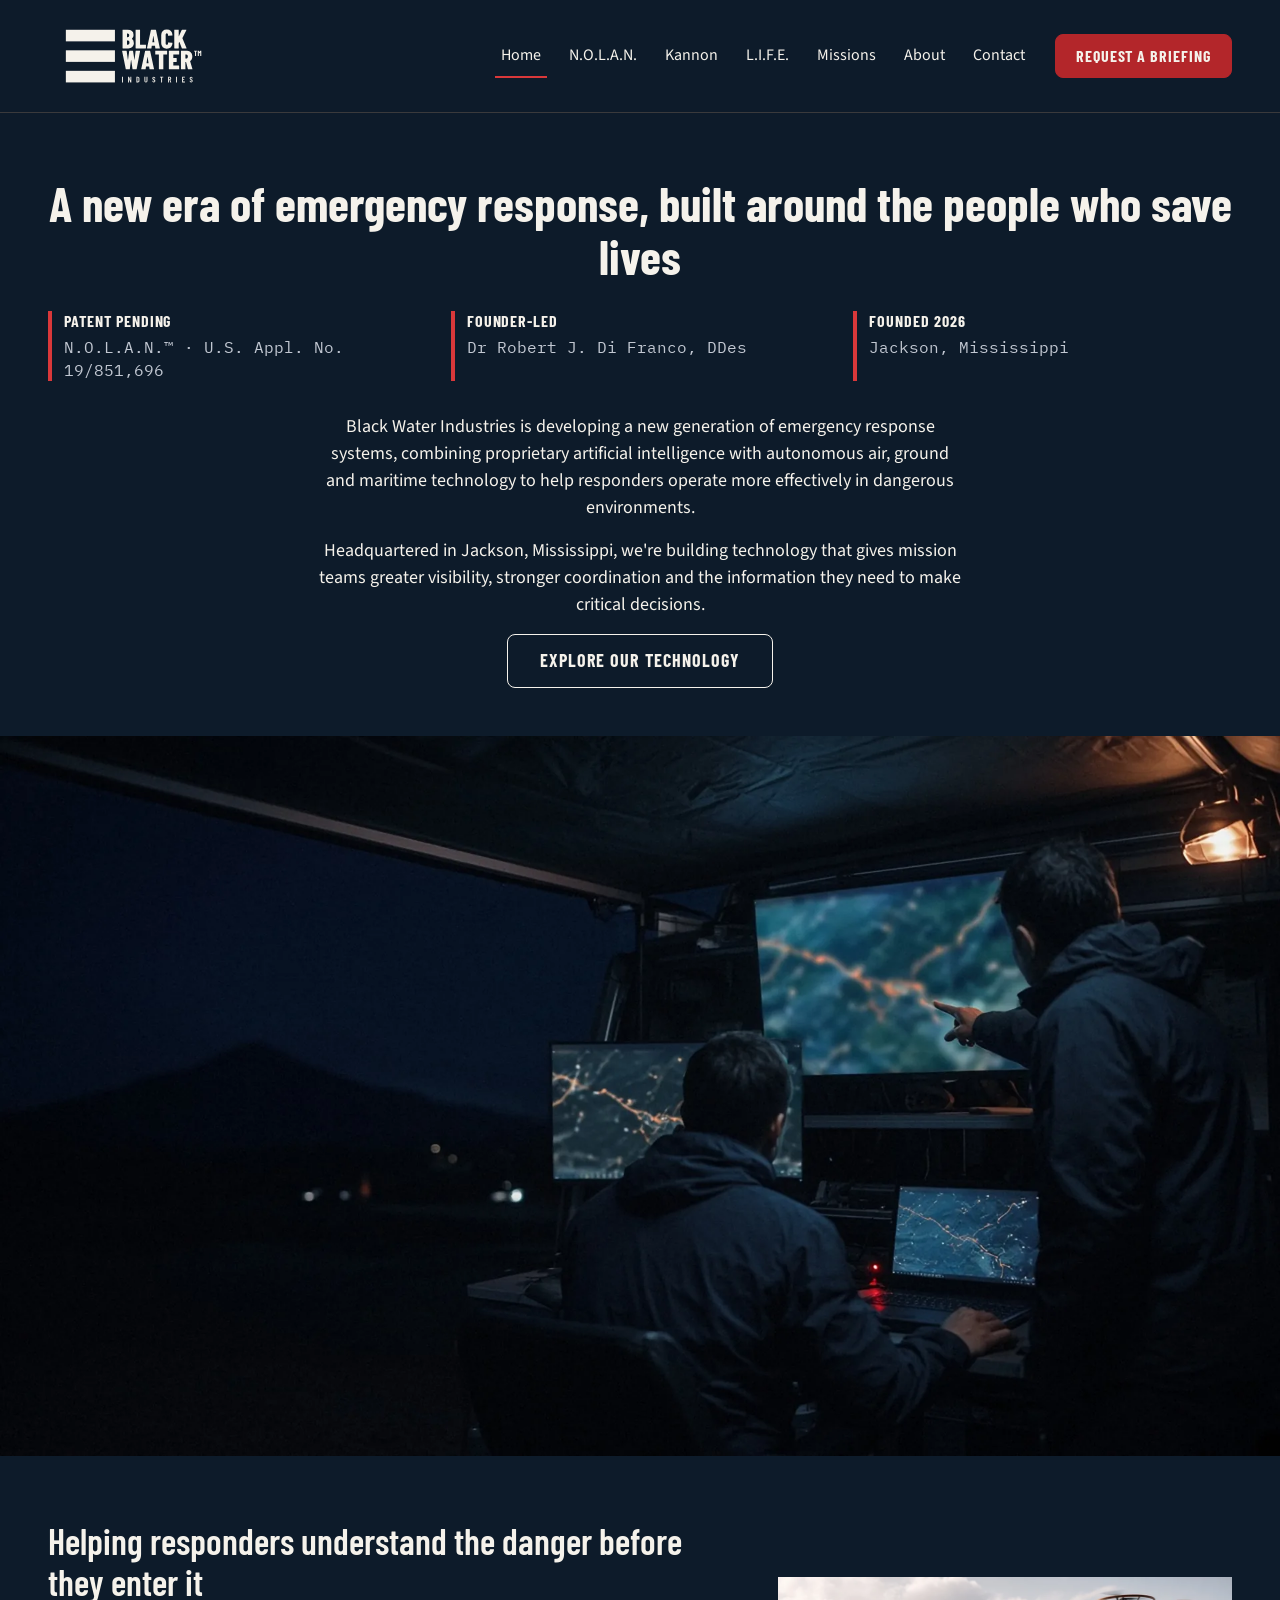
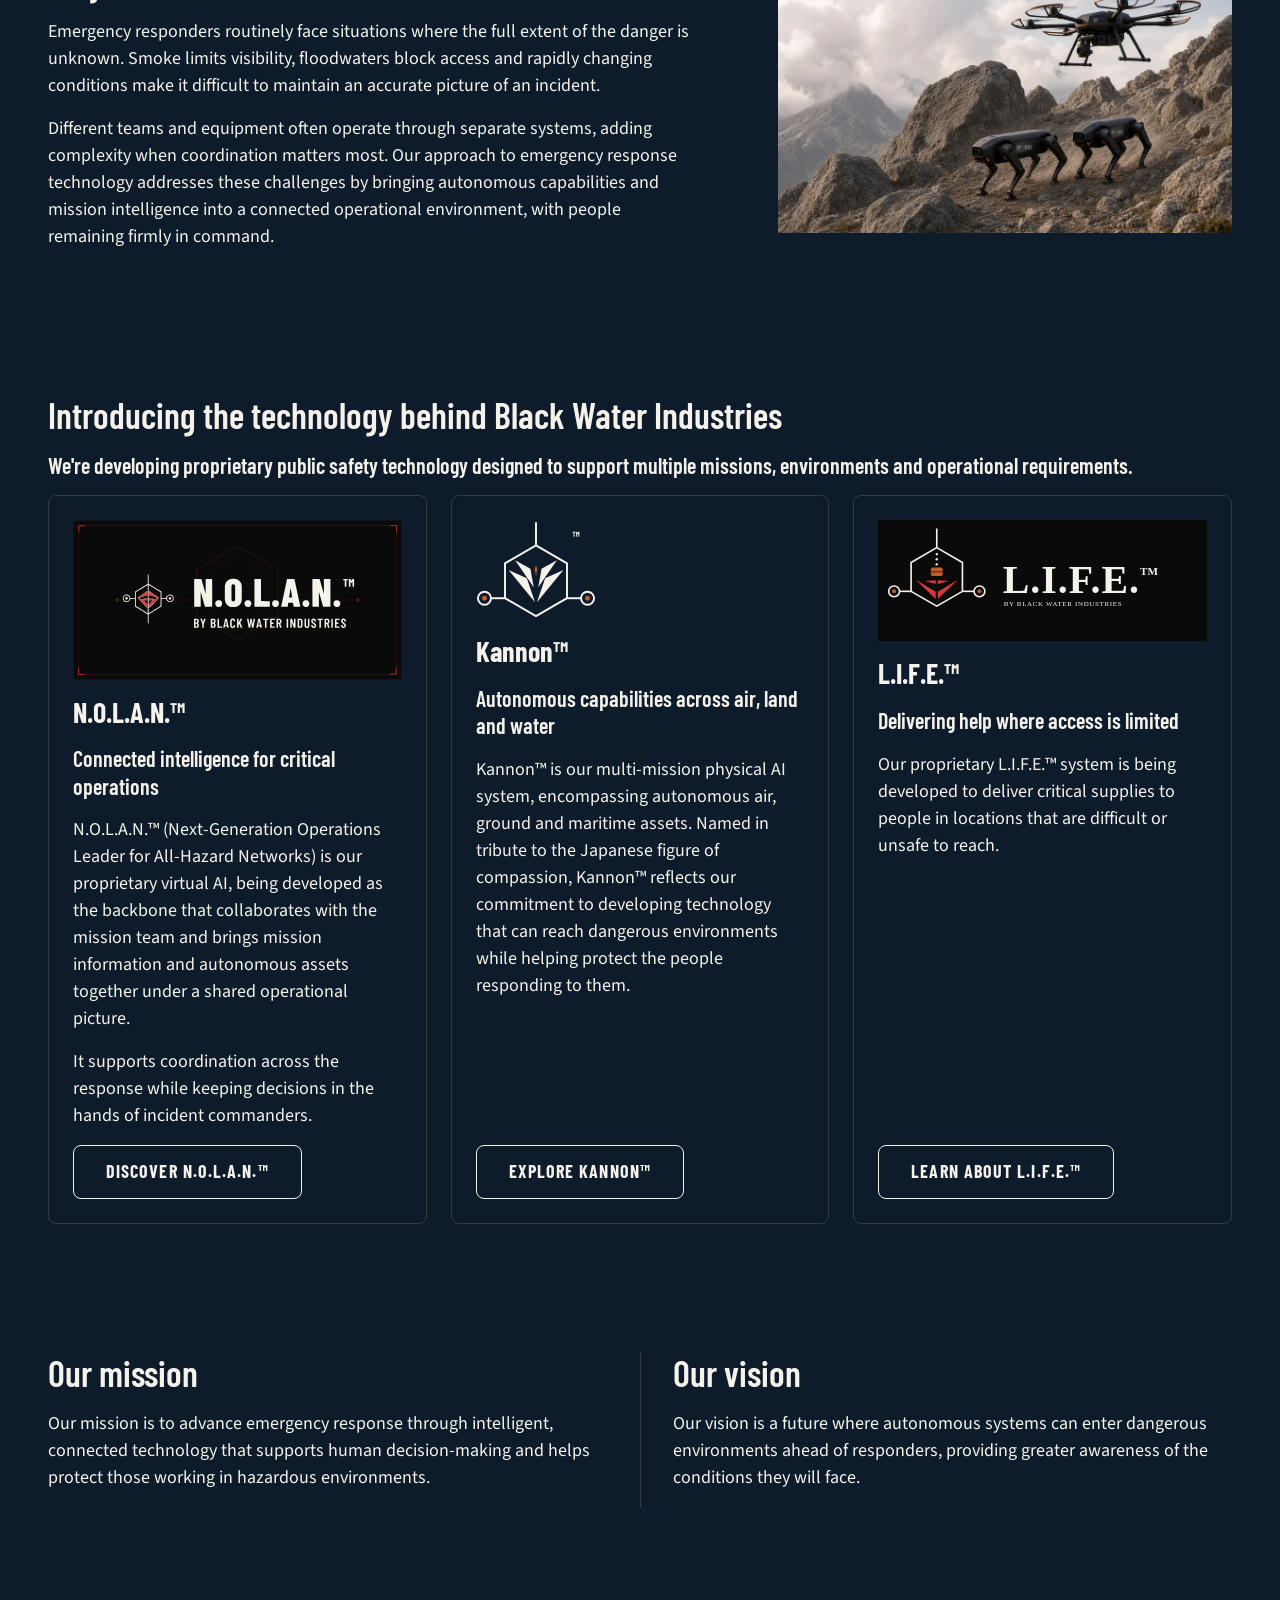
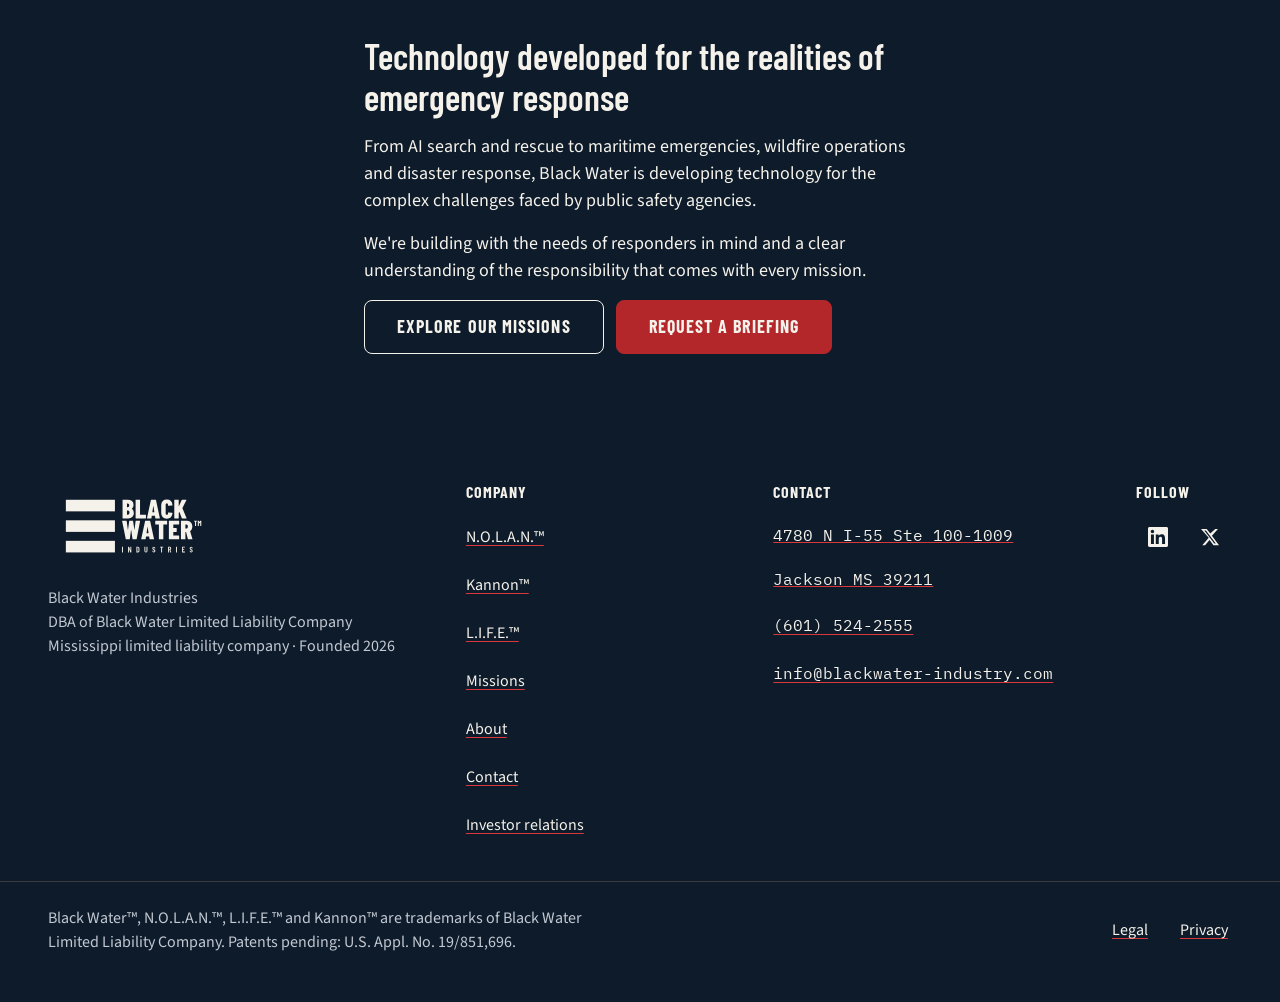
<file: index.html>
<!doctype html><html lang="en"><head><meta charset="utf-8"><meta name="viewport" content="width=device-width,initial-scale=1"><meta name="google-site-verification" content="zciW0TEF0s6XQ5tRV3YTpKEGYQ-MecM_7_mixxjtuO8"><meta name="msvalidate.01" content="DBE31584E1E3B31C166419C07714BCA6"><title>Emergency response systems | Black Water Industries</title><meta name="description" content="Black Water Industries, in Jackson, Mississippi, is developing emergency response systems that keep people in command."><meta name="keywords" content="emergency response systems (1k), best personal emergency response system (90), emergency response notification system (70), AI search and rescue (20), emergency response technology (70), search and rescue gps systems (40), public safety technology (480), disaster response technology (20)"><link rel="stylesheet" href="assets/style.css"><link rel="stylesheet" href="assets/css/final.css"><link rel="canonical" href="https://blackwater-industry.com/"><link rel="icon" href="favicon.ico" sizes="any"><link rel="icon" type="image/png" sizes="32x32" href="assets/icons/favicon-32.png"><link rel="icon" type="image/png" sizes="16x16" href="assets/icons/favicon-16.png"><link rel="apple-touch-icon" href="assets/icons/apple-touch-icon.png"><link rel="manifest" href="site.webmanifest"><meta name="theme-color" content="#0D1B2A"><meta property="og:type" content="website"><meta property="og:site_name" content="Black Water Industries"><meta property="og:title" content="Emergency response systems | Black Water Industries"><meta property="og:description" content="Black Water Industries, in Jackson, Mississippi, is developing emergency response systems that keep people in command."><meta property="og:url" content="https://blackwater-industry.com/"><meta property="og:image" content="https://blackwater-industry.com/assets/og-image.png"><meta property="og:image:width" content="1200"><meta property="og:image:height" content="630"><meta property="og:image:alt" content="Black Water Industries logo"><meta name="twitter:card" content="summary_large_image"><meta name="twitter:site" content="@BlackWater_Indy"><meta name="twitter:image" content="https://blackwater-industry.com/assets/og-image.png"><meta name="twitter:title" content="Emergency response systems | Black Water Industries"><meta name="twitter:description" content="Black Water Industries, in Jackson, Mississippi, is developing emergency response systems that keep people in command."><script src="assets/js/site.js" defer></script><script type="application/ld+json">{"@context":"https://schema.org","@graph":[{"@type":"Organization","@id":"https://blackwater-industry.com/#organization","name":"Black Water Industries","legalName":"Black Water Limited Liability Company","url":"https://blackwater-industry.com/","logo":"https://blackwater-industry.com/assets/img/logo/black_water_icon_tm_512.png","email":"info@blackwater-industry.com","telephone":"+1-601-524-2555","address":{"@type":"PostalAddress","streetAddress":"4780 N I-55 Ste 100-1009","addressLocality":"Jackson","addressRegion":"MS","postalCode":"39211","addressCountry":"US"},"sameAs":["https://www.linkedin.com/company/black-water-industries","https://x.com/BlackWater_Indy"]},{"@type":"WebSite","@id":"https://blackwater-industry.com/#website","name":"Black Water Industries","url":"https://blackwater-industry.com/","publisher":{"@id":"https://blackwater-industry.com/#organization"}},{"@type":"WebPage","@id":"https://blackwater-industry.com/#webpage","url":"https://blackwater-industry.com/","name":"Emergency response systems | Black Water Industries","description":"Black Water Industries, in Jackson, Mississippi, is developing emergency response systems that keep people in command.","isPartOf":{"@id":"https://blackwater-industry.com/#website"},"publisher":{"@id":"https://blackwater-industry.com/#organization"}}]}</script></head><body>
<a class="skip" href="#main">Skip to content</a>
<header class="site-header"><div class="wrap"><a class="brand" href="/" aria-label="Black Water Industries home"><img src="assets/img/logo/bw_primary_bone_transparent_tm.svg" alt="Black Water Industries" width="753" height="396"></a><nav class="desk-nav" aria-label="Primary"><a href="/" class="on">Home</a><a href="/nolan">N.O.L.A.N.</a><a href="/kannon">Kannon</a><a href="/life">L.I.F.E.</a><a href="/missions">Missions</a><a href="/about">About</a><a href="/contact">Contact</a></nav><a class="btn btn-primary btn-header" href="/contact#briefing-form">Request a briefing</a><details class="nav-drawer"><summary aria-label="Menu"><span class="bars"></span></summary><div class="nav-panel"><a class="nav-link" href="/">Home</a><a class="nav-link" href="/nolan">N.O.L.A.N.</a><a class="nav-link" href="/kannon">Kannon</a><a class="nav-link" href="/life">L.I.F.E.</a><a class="nav-link" href="/missions">Missions</a><a class="nav-link" href="/about">About</a><a class="nav-link" href="/contact">Contact</a><a class="btn btn-primary" href="/contact#briefing-form">Request a briefing</a></div></details></div></header>
<main id="main"><div class="hero hero-home"><div class="wrap"><h1>A new era of emergency response, built around the people who save lives</h1><div class="trust"><div><p class="trust-label">PATENT PENDING</p><p class="trust-line">N.O.L.A.N.™ · U.S. Appl. No. 19/851,696</p></div><div><p class="trust-label">FOUNDER-LED</p><p class="trust-line">Dr Robert J. Di Franco, DDes</p></div><div><p class="trust-label">FOUNDED 2026</p><p class="trust-line">Jackson, Mississippi</p></div></div><div class="lede-copy"><p>Black Water Industries is developing a new generation of emergency response systems, combining proprietary artificial intelligence with autonomous air, ground and maritime technology to help responders operate more effectively in dangerous environments.</p><p>Headquartered in Jackson, Mississippi, we&#x27;re building technology that gives mission teams greater visibility, stronger coordination and the information they need to make critical decisions.</p></div><div class="actions actions-center"><a class="btn btn-secondary" href="#technology">Explore our technology</a></div></div></div><figure class="bleed"><img src="assets/img/vision/02_command_1920.webp" srcset="assets/img/vision/02_command_960.webp 960w, assets/img/vision/02_command_1920.webp 1920w" sizes="100vw" width="1920" height="1080" alt="Two operators at a field desk at night, reviewing maps on screens under a canopy."></figure><section class="band"><div class="wrap split-still"><div class="prose"><h2>Helping responders understand the danger before they enter it</h2><p>Emergency responders routinely face situations where the full extent of the danger is unknown. Smoke limits visibility, floodwaters block access and rapidly changing conditions make it difficult to maintain an accurate picture of an incident.</p><p>Different teams and equipment often operate through separate systems, adding complexity when coordination matters most. Our approach to emergency response technology addresses these challenges by bringing autonomous capabilities and mission intelligence into a connected operational environment, with people remaining firmly in command.</p></div><figure class="still"><img src="assets/img/vision/06_on_scene_1920.webp" srcset="assets/img/vision/06_on_scene_960.webp 960w, assets/img/vision/06_on_scene_1920.webp 1920w" sizes="(max-width: 1023px) 100vw, 40vw" width="1920" height="1080" alt="A multirotor aircraft and two quadruped robots on a rocky mountain slope."></figure></div></section><section class="band" id="technology"><div class="wrap"><h2>Introducing the technology behind Black Water Industries</h2><h3 class="subhead">We&#x27;re developing proprietary public safety technology designed to support multiple missions, environments and operational requirements.</h3><div class="card-grid"><article class="product-card"><div class="card-art"><img class="tile" src="assets/img/line-art/bw_lineart_nolan_tile.svg" width="899" height="436" alt="Line drawing of a hexagon on a dark field"><img class="mark" src="assets/img/approved/nolan/nolan_lockup_tm_dark.svg" alt="N.O.L.A.N.™" width="2354" height="718"></div><h3>N.O.L.A.N.™</h3><h3 class="subhead">Connected intelligence for critical operations</h3><p>N.O.L.A.N.™ (Next-Generation Operations Leader for All-Hazard Networks) is our proprietary virtual AI, being developed as the backbone that collaborates with the mission team and brings mission information and autonomous assets together under a shared operational picture.</p><p>It supports coordination across the response while keeping decisions in the hands of incident commanders.</p><a class="btn btn-secondary" href="/nolan">Discover N.O.L.A.N.™</a></article><article class="product-card"><img class="mark symbol" src="assets/img/approved/kannon/kannon_symbol_tm_dark.svg" alt="Kannon™" width="824" height="680"><h3>Kannon™</h3><h3 class="subhead">Autonomous capabilities across air, land and water</h3><p>Kannon™ is our multi-mission physical AI system, encompassing autonomous air, ground and maritime assets. Named in tribute to the Japanese figure of compassion, Kannon™ reflects our commitment to developing technology that can reach dangerous environments while helping protect the people responding to them.</p><a class="btn btn-secondary" href="/kannon">Explore Kannon™</a></article><article class="product-card"><img class="mark" src="assets/img/approved/life/life_lockup_tm_dark.svg" alt="L.I.F.E.™" width="1900" height="700"><h3>L.I.F.E.™</h3><h3 class="subhead">Delivering help where access is limited</h3><p>Our proprietary L.I.F.E.™ system is being developed to deliver critical supplies to people in locations that are difficult or unsafe to reach.</p><a class="btn btn-secondary" href="/life">Learn about L.I.F.E.™</a></article></div></div></section><section class="band"><div class="wrap"><div class="mv"><div><h2>Our mission</h2><p>Our mission is to advance emergency response through intelligent, connected technology that supports human decision-making and helps protect those working in hazardous environments.</p></div><div><h2>Our vision</h2><p>Our vision is a future where autonomous systems can enter dangerous environments ahead of responders, providing greater awareness of the conditions they will face.</p></div></div></div></section><section class="band"><div class="wrap prose"><h2>Technology developed for the realities of emergency response</h2><p>From AI search and rescue to maritime emergencies, wildfire operations and disaster response, Black Water is developing technology for the complex challenges faced by public safety agencies.</p><p>We&#x27;re building with the needs of responders in mind and a clear understanding of the responsibility that comes with every mission.</p><div class="actions"><a class="btn btn-secondary" href="/missions">Explore our missions</a><a class="btn btn-primary" href="/contact#briefing-form">Request a briefing</a></div></div></section></main><footer class="site-footer"><div class="wrap foot-grid"><div><img class="foot-logo" src="assets/img/logo/bw_primary_bone_transparent_tm.svg" alt="Black Water Industries" width="753" height="396"><p class="foot-id">Black Water Industries</p><p class="foot-id">DBA of Black Water Limited Liability Company</p><p class="foot-id">Mississippi limited liability company · Founded 2026</p></div><div class="col"><p class="col-head">COMPANY</p><a href="/nolan">N.O.L.A.N.™</a><a href="/kannon">Kannon™</a><a href="/life">L.I.F.E.™</a><a href="/missions">Missions</a><a href="/about">About</a><a href="/contact">Contact</a><a href="/investors">Investor relations</a></div><div class="col"><p class="col-head">CONTACT</p><address><span>4780 N I-55 Ste 100-1009</span><span>Jackson MS 39211</span><a href="tel:+16015242555">(601) 524-2555</a><a href="mailto:info@blackwater-industry.com">info@blackwater-industry.com</a></address></div><div class="col"><p class="col-head">FOLLOW</p><div class="follow"><a class="social" href="https://www.linkedin.com/company/black-water-industries" target="_blank" rel="noopener" aria-label="LinkedIn"><svg viewBox="0 0 24 24" aria-hidden="true" focusable="false"><path fill="currentColor" d="M20.447 20.452h-3.554v-5.569c0-1.328-.027-3.037-1.852-3.037-1.853 0-2.136 1.445-2.136 2.939v5.667H9.351V9h3.414v1.561h.046c.477-.9 1.637-1.85 3.37-1.85 3.601 0 4.267 2.37 4.267 5.455v6.286zM5.337 7.433c-1.144 0-2.063-.926-2.063-2.065 0-1.138.92-2.063 2.063-2.063 1.14 0 2.064.925 2.064 2.063 0 1.139-.925 2.065-2.064 2.065zm1.782 13.019H3.555V9h3.564v11.452zM22.225 0H1.771C.792 0 0 .774 0 1.729v20.542C0 23.227.792 24 1.771 24h20.451C23.2 24 24 23.227 24 22.271V1.729C24 .774 23.2 0 22.222 0h.003z"/></svg></a><a class="social" href="https://x.com/BlackWater_Indy" target="_blank" rel="noopener" aria-label="X"><svg viewBox="0 0 24 24" aria-hidden="true" focusable="false"><path fill="currentColor" d="M18.244 2.25h3.308l-7.227 8.26 8.502 11.24H16.17l-4.714-6.231-5.401 6.231H2.744l7.727-8.835L1.254 2.25H8.08l4.253 5.622L18.244 2.25zm-1.161 17.52h1.833L7.084 4.126H5.117z"/></svg></a></div></div></div><div class="wrap legal-row"><p>Black Water™, N.O.L.A.N.™, L.I.F.E.™ and Kannon™ are trademarks of Black Water Limited Liability Company. Patents pending: U.S. Appl. No. 19/851,696.</p><p class="legal-links"><a href="/legal">Legal</a><a href="/privacy">Privacy</a></p></div></footer></body></html>
</file>
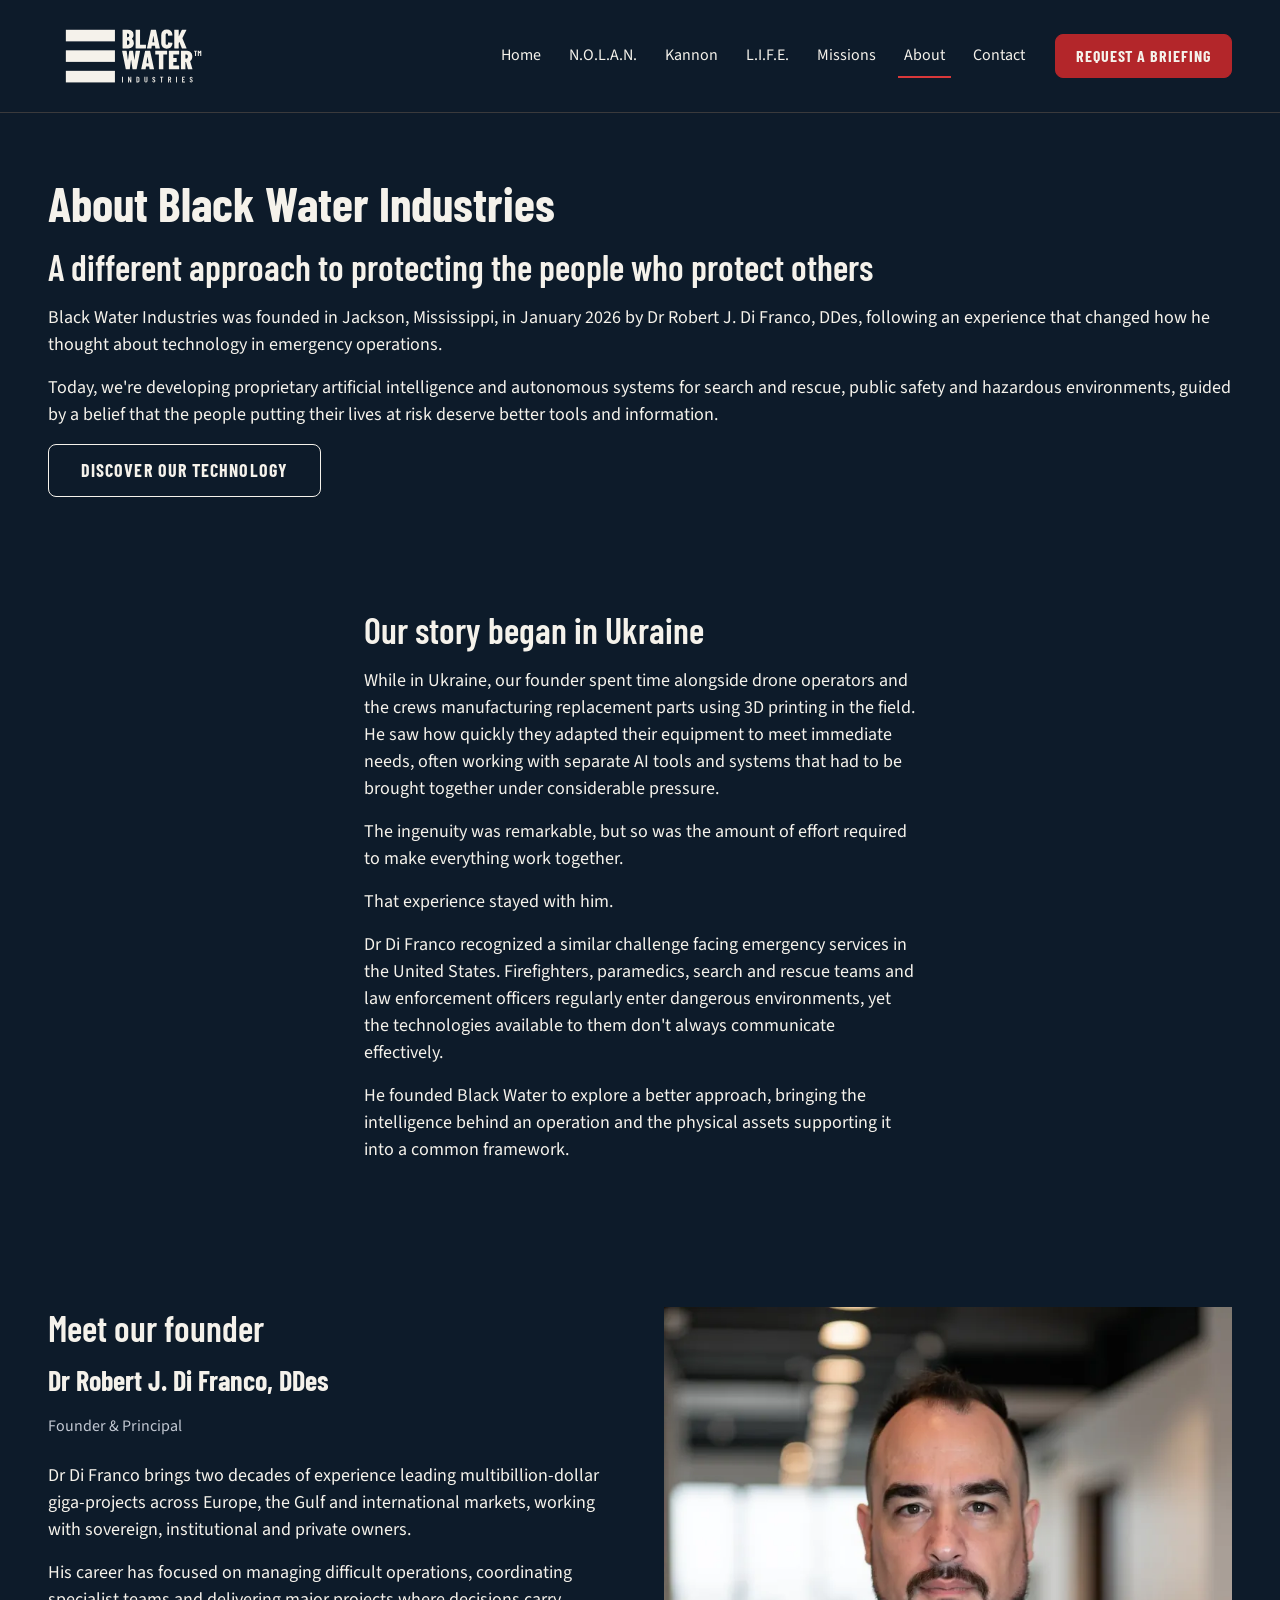
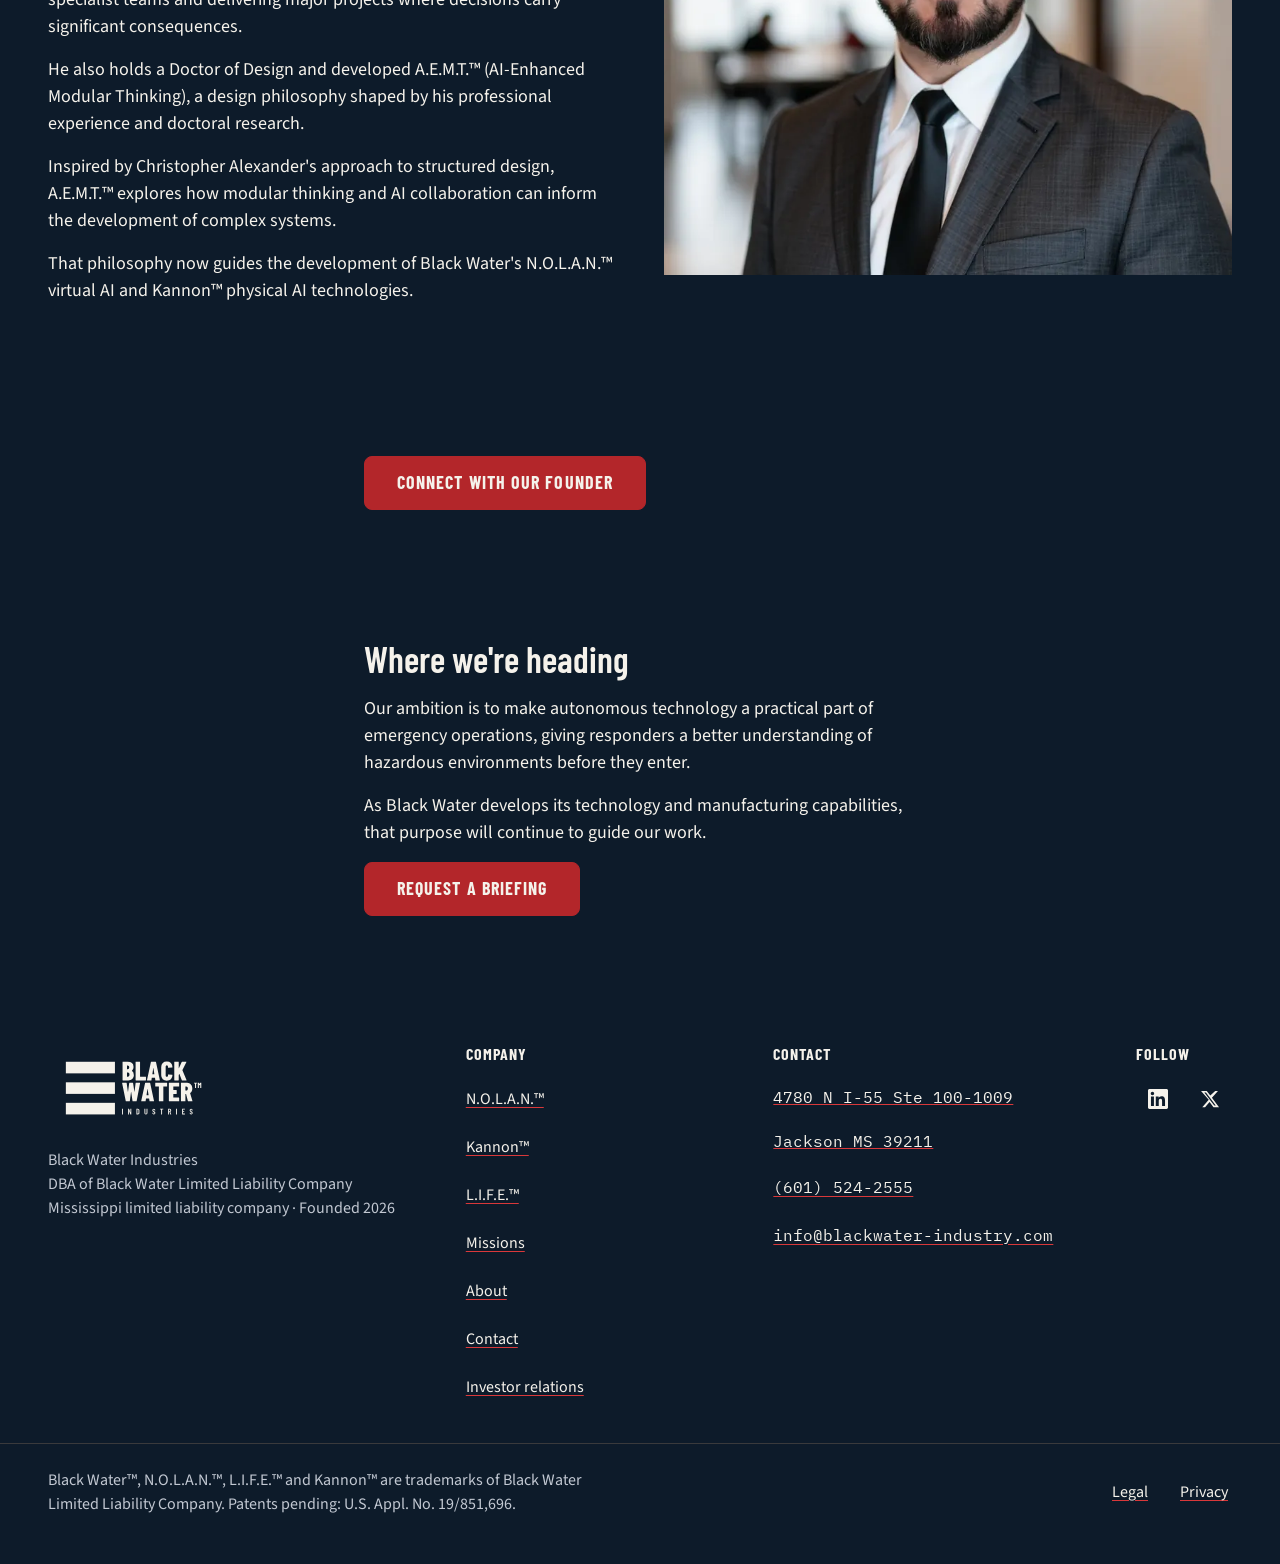
<file: about.html>
<!doctype html><html lang="en"><head><meta charset="utf-8"><meta name="viewport" content="width=device-width,initial-scale=1"><title>About the company | Black Water Industries</title><meta name="description" content="Founded in Jackson, Mississippi in January 2026 by Dr Robert J. Di Franco, DDes, to develop AI and autonomous emergency response systems."><link rel="stylesheet" href="assets/style.css"><link rel="stylesheet" href="assets/css/final.css"><link rel="canonical" href="https://blackwater-industry.com/about"><link rel="icon" href="favicon.ico" sizes="any"><link rel="icon" type="image/png" sizes="32x32" href="assets/icons/favicon-32.png"><link rel="icon" type="image/png" sizes="16x16" href="assets/icons/favicon-16.png"><link rel="apple-touch-icon" href="assets/icons/apple-touch-icon.png"><link rel="manifest" href="site.webmanifest"><meta name="theme-color" content="#0D1B2A"><meta property="og:type" content="website"><meta property="og:site_name" content="Black Water Industries"><meta property="og:title" content="About the company | Black Water Industries"><meta property="og:description" content="Founded in Jackson, Mississippi in January 2026 by Dr Robert J. Di Franco, DDes, to develop AI and autonomous emergency response systems."><meta property="og:url" content="https://blackwater-industry.com/about"><meta property="og:image" content="https://blackwater-industry.com/assets/og-image.png"><meta property="og:image:width" content="1200"><meta property="og:image:height" content="630"><meta property="og:image:alt" content="Black Water Industries logo"><meta name="twitter:card" content="summary_large_image"><meta name="twitter:site" content="@BlackWater_Indy"><meta name="twitter:image" content="https://blackwater-industry.com/assets/og-image.png"><meta name="twitter:title" content="About the company | Black Water Industries"><meta name="twitter:description" content="Founded in Jackson, Mississippi in January 2026 by Dr Robert J. Di Franco, DDes, to develop AI and autonomous emergency response systems."><script src="assets/js/site.js" defer></script><script type="application/ld+json">{"@context":"https://schema.org","@graph":[{"@type":"Organization","@id":"https://blackwater-industry.com/#organization","name":"Black Water Industries","legalName":"Black Water Limited Liability Company","url":"https://blackwater-industry.com/","logo":"https://blackwater-industry.com/assets/img/logo/black_water_icon_tm_512.png","email":"info@blackwater-industry.com","telephone":"+1-601-524-2555","address":{"@type":"PostalAddress","streetAddress":"4780 N I-55 Ste 100-1009","addressLocality":"Jackson","addressRegion":"MS","postalCode":"39211","addressCountry":"US"},"sameAs":["https://www.linkedin.com/company/black-water-industries","https://x.com/BlackWater_Indy"]},{"@type":"WebSite","@id":"https://blackwater-industry.com/#website","name":"Black Water Industries","url":"https://blackwater-industry.com/","publisher":{"@id":"https://blackwater-industry.com/#organization"}},{"@type":"WebPage","@id":"https://blackwater-industry.com/about#webpage","url":"https://blackwater-industry.com/about","name":"About the company | Black Water Industries","description":"Founded in Jackson, Mississippi in January 2026 by Dr Robert J. Di Franco, DDes, to develop AI and autonomous emergency response systems.","isPartOf":{"@id":"https://blackwater-industry.com/#website"},"publisher":{"@id":"https://blackwater-industry.com/#organization"}}]}</script></head><body>
<a class="skip" href="#main">Skip to content</a>
<header class="site-header"><div class="wrap"><a class="brand" href="/" aria-label="Black Water Industries home"><img src="assets/img/logo/bw_primary_bone_transparent_tm.svg" alt="Black Water Industries" width="753" height="396"></a><nav class="desk-nav" aria-label="Primary"><a href="/">Home</a><a href="/nolan">N.O.L.A.N.</a><a href="/kannon">Kannon</a><a href="/life">L.I.F.E.</a><a href="/missions">Missions</a><a href="/about" class="on">About</a><a href="/contact">Contact</a></nav><a class="btn btn-primary btn-header" href="/contact#briefing-form">Request a briefing</a><details class="nav-drawer"><summary aria-label="Menu"><span class="bars"></span></summary><div class="nav-panel"><a class="nav-link" href="/">Home</a><a class="nav-link" href="/nolan">N.O.L.A.N.</a><a class="nav-link" href="/kannon">Kannon</a><a class="nav-link" href="/life">L.I.F.E.</a><a class="nav-link" href="/missions">Missions</a><a class="nav-link" href="/about">About</a><a class="nav-link" href="/contact">Contact</a><a class="btn btn-primary" href="/contact#briefing-form">Request a briefing</a></div></details></div></header>
<main id="main"><div class="hero"><div class="wrap"><h1>About Black Water Industries</h1><h2>A different approach to protecting the people who protect others</h2><p>Black Water Industries was founded in Jackson, Mississippi, in January 2026 by Dr Robert J. Di Franco, DDes, following an experience that changed how he thought about technology in emergency operations.</p><p>Today, we&#x27;re developing proprietary artificial intelligence and autonomous systems for search and rescue, public safety and hazardous environments, guided by a belief that the people putting their lives at risk deserve better tools and information.</p><div class="actions"><a class="btn btn-secondary" href="/#technology">Discover our technology</a></div></div></div><section class="band"><div class="wrap prose"><h2>Our story began in Ukraine</h2><p>While in Ukraine, our founder spent time alongside drone operators and the crews manufacturing replacement parts using 3D printing in the field. He saw how quickly they adapted their equipment to meet immediate needs, often working with separate AI tools and systems that had to be brought together under considerable pressure.</p><p>The ingenuity was remarkable, but so was the amount of effort required to make everything work together.</p><p>That experience stayed with him.</p><p>Dr Di Franco recognized a similar challenge facing emergency services in the United States. Firefighters, paramedics, search and rescue teams and law enforcement officers regularly enter dangerous environments, yet the technologies available to them don&#x27;t always communicate effectively.</p><p>He founded Black Water to explore a better approach, bringing the intelligence behind an operation and the physical assets supporting it into a common framework.</p></div></section><section class="band"><div class="wrap"><div class="founder-block"><div class="founder-name"><h2>Meet our founder</h2><h3>Dr Robert J. Di Franco, DDes</h3><p class="role-line">Founder &amp; Principal</p></div><figure class="portrait"><picture><source type="image/webp" srcset="assets/img/robert-difranco-400.webp 400w, assets/img/robert-difranco-800.webp 800w" sizes="(max-width: 767px) 90vw, 480px"><img src="assets/img/robert-difranco-800.jpg" srcset="assets/img/robert-difranco-400.jpg 400w, assets/img/robert-difranco-800.jpg 800w" sizes="(max-width: 767px) 90vw, 480px" width="800" height="800" alt="Robert J Di Franco"></picture></figure><div class="founder-body"><p>Dr Di Franco brings two decades of experience leading multibillion-dollar giga-projects across Europe, the Gulf and international markets, working with sovereign, institutional and private owners.</p><p>His career has focused on managing difficult operations, coordinating specialist teams and delivering major projects where decisions carry significant consequences.</p><p>He also holds a Doctor of Design and developed A.E.M.T.™ (AI-Enhanced Modular Thinking), a design philosophy shaped by his professional experience and doctoral research.</p><p>Inspired by Christopher Alexander&#x27;s approach to structured design, A.E.M.T.™ explores how modular thinking and AI collaboration can inform the development of complex systems.</p><p>That philosophy now guides the development of Black Water&#x27;s N.O.L.A.N.™ virtual AI and Kannon™ physical AI technologies.</p></div></div></div></section><section class="band"><div class="wrap prose"><div class="actions"><a class="btn btn-primary" href="/contact#briefing-form">Connect with our founder</a></div></div></section><section class="band"><div class="wrap prose"><h2>Where we&#x27;re heading</h2><p>Our ambition is to make autonomous technology a practical part of emergency operations, giving responders a better understanding of hazardous environments before they enter.</p><p>As Black Water develops its technology and manufacturing capabilities, that purpose will continue to guide our work.</p><div class="actions"><a class="btn btn-primary" href="/contact#briefing-form">Request a briefing</a></div></div></section></main><footer class="site-footer"><div class="wrap foot-grid"><div><img class="foot-logo" src="assets/img/logo/bw_primary_bone_transparent_tm.svg" alt="Black Water Industries" width="753" height="396"><p class="foot-id">Black Water Industries</p><p class="foot-id">DBA of Black Water Limited Liability Company</p><p class="foot-id">Mississippi limited liability company · Founded 2026</p></div><div class="col"><p class="col-head">COMPANY</p><a href="/nolan">N.O.L.A.N.™</a><a href="/kannon">Kannon™</a><a href="/life">L.I.F.E.™</a><a href="/missions">Missions</a><a href="/about">About</a><a href="/contact">Contact</a><a href="/investors">Investor relations</a></div><div class="col"><p class="col-head">CONTACT</p><address><span>4780 N I-55 Ste 100-1009</span><span>Jackson MS 39211</span><a href="tel:+16015242555">(601) 524-2555</a><a href="mailto:info@blackwater-industry.com">info@blackwater-industry.com</a></address></div><div class="col"><p class="col-head">FOLLOW</p><div class="follow"><a class="social" href="https://www.linkedin.com/company/black-water-industries" target="_blank" rel="noopener" aria-label="LinkedIn"><svg viewBox="0 0 24 24" aria-hidden="true" focusable="false"><path fill="currentColor" d="M20.447 20.452h-3.554v-5.569c0-1.328-.027-3.037-1.852-3.037-1.853 0-2.136 1.445-2.136 2.939v5.667H9.351V9h3.414v1.561h.046c.477-.9 1.637-1.85 3.37-1.85 3.601 0 4.267 2.37 4.267 5.455v6.286zM5.337 7.433c-1.144 0-2.063-.926-2.063-2.065 0-1.138.92-2.063 2.063-2.063 1.14 0 2.064.925 2.064 2.063 0 1.139-.925 2.065-2.064 2.065zm1.782 13.019H3.555V9h3.564v11.452zM22.225 0H1.771C.792 0 0 .774 0 1.729v20.542C0 23.227.792 24 1.771 24h20.451C23.2 24 24 23.227 24 22.271V1.729C24 .774 23.2 0 22.222 0h.003z"/></svg></a><a class="social" href="https://x.com/BlackWater_Indy" target="_blank" rel="noopener" aria-label="X"><svg viewBox="0 0 24 24" aria-hidden="true" focusable="false"><path fill="currentColor" d="M18.244 2.25h3.308l-7.227 8.26 8.502 11.24H16.17l-4.714-6.231-5.401 6.231H2.744l7.727-8.835L1.254 2.25H8.08l4.253 5.622L18.244 2.25zm-1.161 17.52h1.833L7.084 4.126H5.117z"/></svg></a></div></div></div><div class="wrap legal-row"><p>Black Water™, N.O.L.A.N.™, L.I.F.E.™ and Kannon™ are trademarks of Black Water Limited Liability Company. Patents pending: U.S. Appl. No. 19/851,696.</p><p class="legal-links"><a href="/legal">Legal</a><a href="/privacy">Privacy</a></p></div></footer></body></html>
</file>
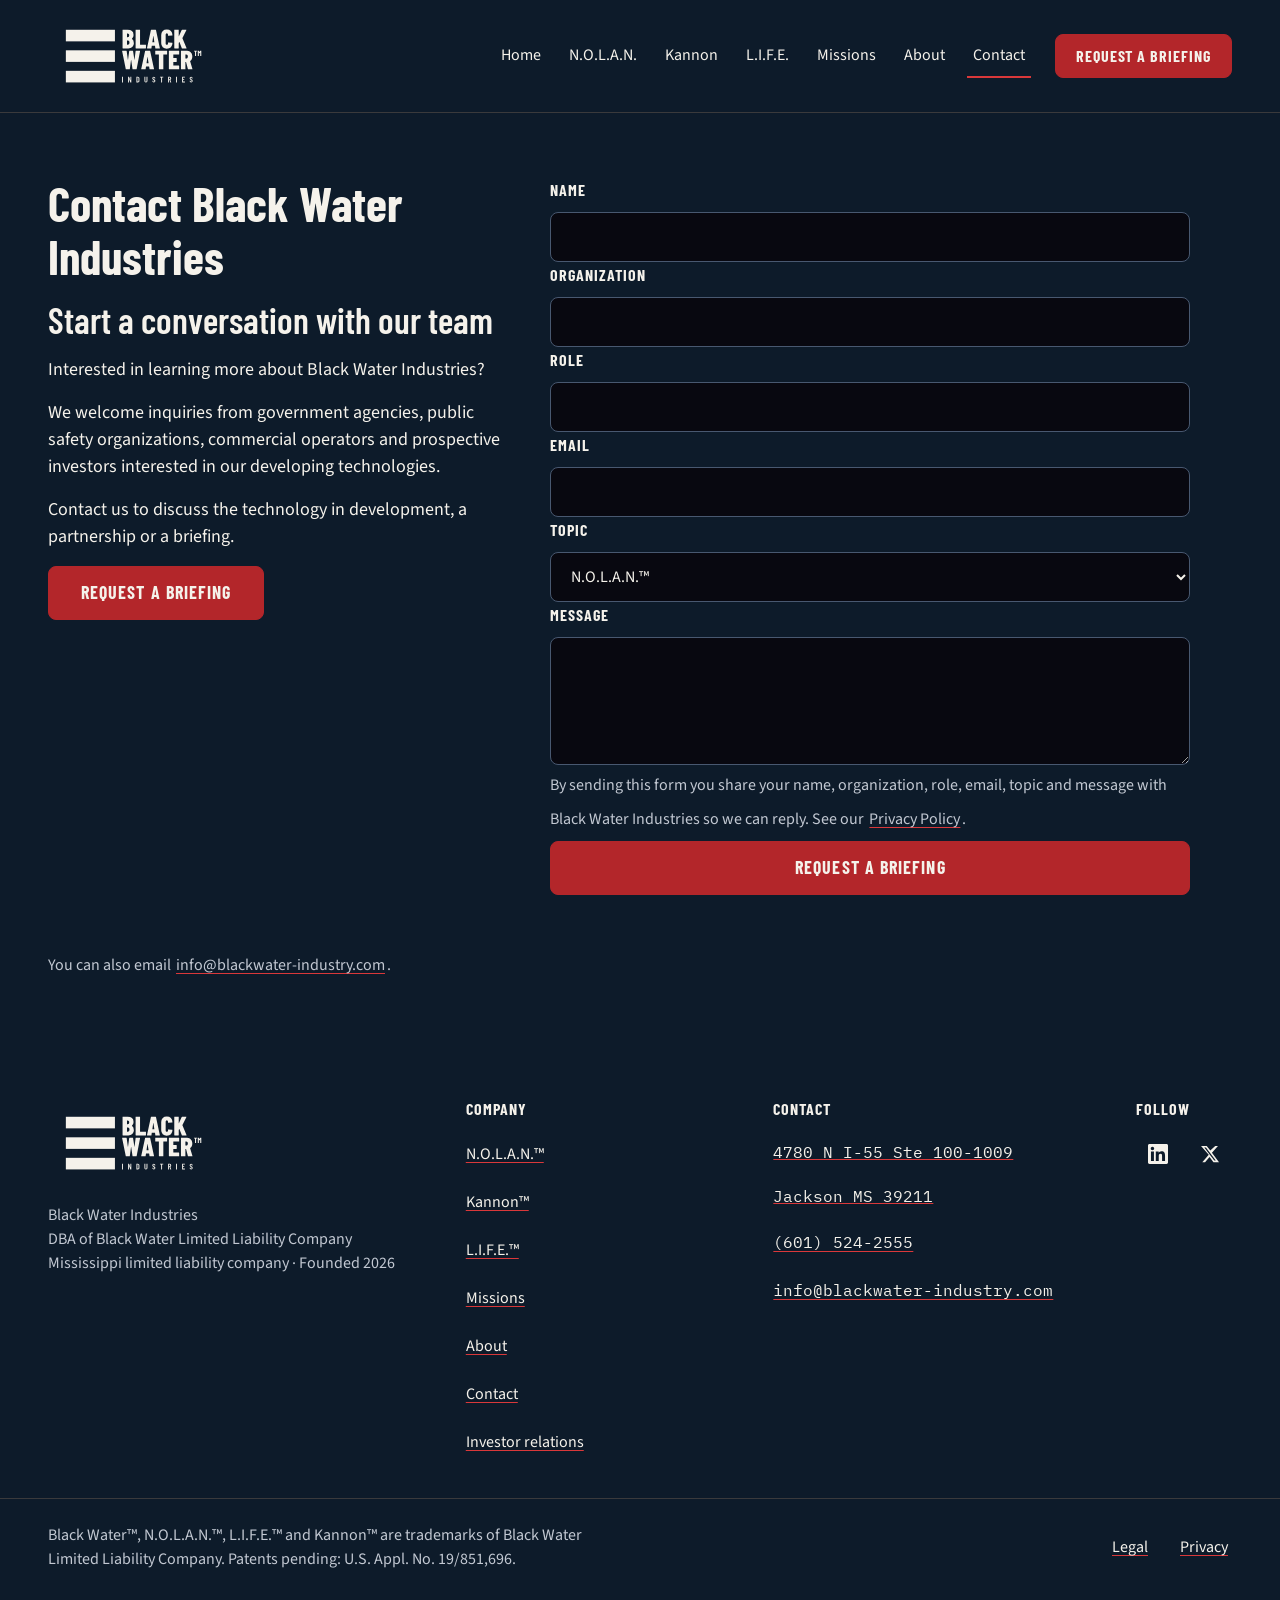
<file: contact.html>
<!doctype html><html lang="en"><head><meta charset="utf-8"><meta name="viewport" content="width=device-width,initial-scale=1"><title>Contact | Black Water Industries</title><meta name="description" content="Request a briefing with Black Water Industries about emergency response technology that is still being developed."><link rel="stylesheet" href="assets/style.css"><link rel="stylesheet" href="assets/css/final.css"><link rel="canonical" href="https://blackwater-industry.com/contact"><link rel="icon" href="favicon.ico" sizes="any"><link rel="icon" type="image/png" sizes="32x32" href="assets/icons/favicon-32.png"><link rel="icon" type="image/png" sizes="16x16" href="assets/icons/favicon-16.png"><link rel="apple-touch-icon" href="assets/icons/apple-touch-icon.png"><link rel="manifest" href="site.webmanifest"><meta name="theme-color" content="#0D1B2A"><meta property="og:type" content="website"><meta property="og:site_name" content="Black Water Industries"><meta property="og:title" content="Contact | Black Water Industries"><meta property="og:description" content="Request a briefing with Black Water Industries about emergency response technology that is still being developed."><meta property="og:url" content="https://blackwater-industry.com/contact"><meta property="og:image" content="https://blackwater-industry.com/assets/og-image.png"><meta property="og:image:width" content="1200"><meta property="og:image:height" content="630"><meta property="og:image:alt" content="Black Water Industries logo"><meta name="twitter:card" content="summary_large_image"><meta name="twitter:site" content="@BlackWater_Indy"><meta name="twitter:image" content="https://blackwater-industry.com/assets/og-image.png"><meta name="twitter:title" content="Contact | Black Water Industries"><meta name="twitter:description" content="Request a briefing with Black Water Industries about emergency response technology that is still being developed."><script src="assets/js/site.js" defer></script><script type="application/ld+json">{"@context":"https://schema.org","@graph":[{"@type":"Organization","@id":"https://blackwater-industry.com/#organization","name":"Black Water Industries","legalName":"Black Water Limited Liability Company","url":"https://blackwater-industry.com/","logo":"https://blackwater-industry.com/assets/img/logo/black_water_icon_tm_512.png","email":"info@blackwater-industry.com","telephone":"+1-601-524-2555","address":{"@type":"PostalAddress","streetAddress":"4780 N I-55 Ste 100-1009","addressLocality":"Jackson","addressRegion":"MS","postalCode":"39211","addressCountry":"US"},"sameAs":["https://www.linkedin.com/company/black-water-industries","https://x.com/BlackWater_Indy"]},{"@type":"WebSite","@id":"https://blackwater-industry.com/#website","name":"Black Water Industries","url":"https://blackwater-industry.com/","publisher":{"@id":"https://blackwater-industry.com/#organization"}},{"@type":"WebPage","@id":"https://blackwater-industry.com/contact#webpage","url":"https://blackwater-industry.com/contact","name":"Contact | Black Water Industries","description":"Request a briefing with Black Water Industries about emergency response technology that is still being developed.","isPartOf":{"@id":"https://blackwater-industry.com/#website"},"publisher":{"@id":"https://blackwater-industry.com/#organization"}}]}</script></head><body>
<a class="skip" href="#main">Skip to content</a>
<header class="site-header"><div class="wrap"><a class="brand" href="/" aria-label="Black Water Industries home"><img src="assets/img/logo/bw_primary_bone_transparent_tm.svg" alt="Black Water Industries" width="753" height="396"></a><nav class="desk-nav" aria-label="Primary"><a href="/">Home</a><a href="/nolan">N.O.L.A.N.</a><a href="/kannon">Kannon</a><a href="/life">L.I.F.E.</a><a href="/missions">Missions</a><a href="/about">About</a><a href="/contact" class="on">Contact</a></nav><a class="btn btn-primary btn-header" href="/contact#briefing-form">Request a briefing</a><details class="nav-drawer"><summary aria-label="Menu"><span class="bars"></span></summary><div class="nav-panel"><a class="nav-link" href="/">Home</a><a class="nav-link" href="/nolan">N.O.L.A.N.</a><a class="nav-link" href="/kannon">Kannon</a><a class="nav-link" href="/life">L.I.F.E.</a><a class="nav-link" href="/missions">Missions</a><a class="nav-link" href="/about">About</a><a class="nav-link" href="/contact">Contact</a><a class="btn btn-primary" href="/contact#briefing-form">Request a briefing</a></div></details></div></header>
<main id="main"><div class="hero"><div class="wrap contact-layout"><div><h1>Contact Black Water Industries</h1><h2>Start a conversation with our team</h2><p>Interested in learning more about Black Water Industries?</p><p>We welcome inquiries from government agencies, public safety organizations, commercial operators and prospective investors interested in our developing technologies.</p><p>Contact us to discuss the technology in development, a partnership or a briefing.</p><div class="actions"><a class="btn btn-primary" href="/contact#briefing-form">Request a briefing</a></div></div><!-- Briefing delivery is controlled by the single BW_FORM_ENDPOINT value in assets/js/site.js. --><form id="briefing-form" class="briefing" action="https://blackwater-industry.com/contact#briefing-form" method="post" novalidate><div class="hp" aria-hidden="true"><label>Company website<input name="_gotcha" type="text" tabindex="-1" autocomplete="off"></label></div><div id="form-status" class="form-status" role="status" aria-live="polite" tabindex="-1" hidden></div><div class="form-fields"><label>NAME<input id="name" name="name" autocomplete="name" required><span class="field-error" id="name-error" hidden></span></label><label>ORGANIZATION<input id="organization" name="organization" autocomplete="organization"></label><label>ROLE<input id="role" name="role" autocomplete="organization-title"></label><label>EMAIL<input id="email" name="email" type="email" autocomplete="email" required><span class="field-error" id="email-error" hidden></span></label><label>TOPIC<select id="topic" name="topic"><option value="N.O.L.A.N.™">N.O.L.A.N.™</option><option value="Kannon™">Kannon™</option><option value="L.I.F.E.™">L.I.F.E.™</option><option value="Missions">Missions</option><option value="Partnership">Partnership</option><option value="Investor inquiry">Investor inquiry</option></select></label><label>MESSAGE<textarea id="message" name="message" required></textarea><span class="field-error" id="message-error" hidden></span></label><p class="consent">By sending this form you share your name, organization, role, email, topic and message with Black Water Industries so we can reply. See our <a href="/privacy">Privacy Policy</a>.</p><button class="btn btn-primary" type="submit">Request a briefing</button></div><noscript><p>Email <a href="mailto:info@blackwater-industry.com">info@blackwater-industry.com</a>.</p></noscript></form><p class="consent">You can also email <a href="mailto:info@blackwater-industry.com">info@blackwater-industry.com</a>.</p></div></div></main><footer class="site-footer"><div class="wrap foot-grid"><div><img class="foot-logo" src="assets/img/logo/bw_primary_bone_transparent_tm.svg" alt="Black Water Industries" width="753" height="396"><p class="foot-id">Black Water Industries</p><p class="foot-id">DBA of Black Water Limited Liability Company</p><p class="foot-id">Mississippi limited liability company · Founded 2026</p></div><div class="col"><p class="col-head">COMPANY</p><a href="/nolan">N.O.L.A.N.™</a><a href="/kannon">Kannon™</a><a href="/life">L.I.F.E.™</a><a href="/missions">Missions</a><a href="/about">About</a><a href="/contact">Contact</a><a href="/investors">Investor relations</a></div><div class="col"><p class="col-head">CONTACT</p><address><span>4780 N I-55 Ste 100-1009</span><span>Jackson MS 39211</span><a href="tel:+16015242555">(601) 524-2555</a><a href="mailto:info@blackwater-industry.com">info@blackwater-industry.com</a></address></div><div class="col"><p class="col-head">FOLLOW</p><div class="follow"><a class="social" href="https://www.linkedin.com/company/black-water-industries" target="_blank" rel="noopener" aria-label="LinkedIn"><svg viewBox="0 0 24 24" aria-hidden="true" focusable="false"><path fill="currentColor" d="M20.447 20.452h-3.554v-5.569c0-1.328-.027-3.037-1.852-3.037-1.853 0-2.136 1.445-2.136 2.939v5.667H9.351V9h3.414v1.561h.046c.477-.9 1.637-1.85 3.37-1.85 3.601 0 4.267 2.37 4.267 5.455v6.286zM5.337 7.433c-1.144 0-2.063-.926-2.063-2.065 0-1.138.92-2.063 2.063-2.063 1.14 0 2.064.925 2.064 2.063 0 1.139-.925 2.065-2.064 2.065zm1.782 13.019H3.555V9h3.564v11.452zM22.225 0H1.771C.792 0 0 .774 0 1.729v20.542C0 23.227.792 24 1.771 24h20.451C23.2 24 24 23.227 24 22.271V1.729C24 .774 23.2 0 22.222 0h.003z"/></svg></a><a class="social" href="https://x.com/BlackWater_Indy" target="_blank" rel="noopener" aria-label="X"><svg viewBox="0 0 24 24" aria-hidden="true" focusable="false"><path fill="currentColor" d="M18.244 2.25h3.308l-7.227 8.26 8.502 11.24H16.17l-4.714-6.231-5.401 6.231H2.744l7.727-8.835L1.254 2.25H8.08l4.253 5.622L18.244 2.25zm-1.161 17.52h1.833L7.084 4.126H5.117z"/></svg></a></div></div></div><div class="wrap legal-row"><p>Black Water™, N.O.L.A.N.™, L.I.F.E.™ and Kannon™ are trademarks of Black Water Limited Liability Company. Patents pending: U.S. Appl. No. 19/851,696.</p><p class="legal-links"><a href="/legal">Legal</a><a href="/privacy">Privacy</a></p></div></footer></body></html>
</file>
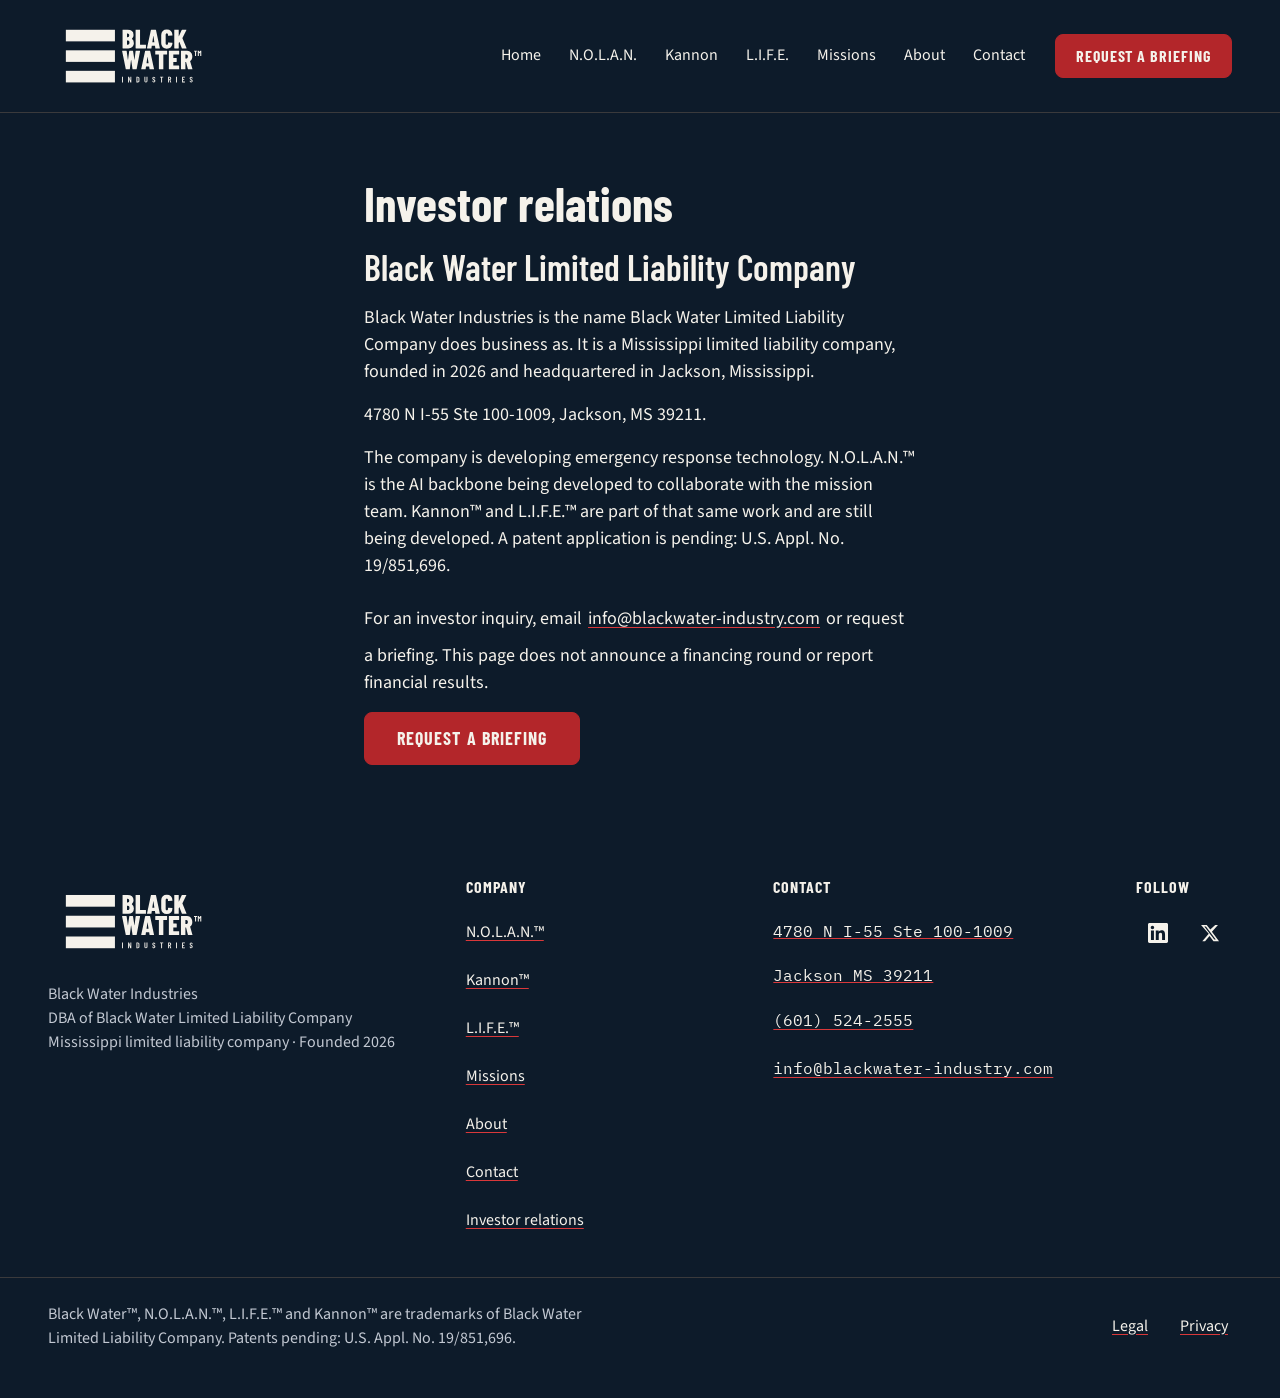
<file: investors.html>
<!doctype html><html lang="en"><head><meta charset="utf-8"><meta name="viewport" content="width=device-width,initial-scale=1"><title>Investor relations | Black Water Industries</title><meta name="description" content="Investor relations for Black Water Limited Liability Company, DBA Black Water Industries, headquartered in Jackson, Mississippi."><link rel="stylesheet" href="assets/style.css"><link rel="stylesheet" href="assets/css/final.css"><link rel="canonical" href="https://blackwater-industry.com/investors"><link rel="icon" href="favicon.ico" sizes="any"><link rel="icon" type="image/png" sizes="32x32" href="assets/icons/favicon-32.png"><link rel="icon" type="image/png" sizes="16x16" href="assets/icons/favicon-16.png"><link rel="apple-touch-icon" href="assets/icons/apple-touch-icon.png"><link rel="manifest" href="site.webmanifest"><meta name="theme-color" content="#0D1B2A"><meta property="og:type" content="website"><meta property="og:site_name" content="Black Water Industries"><meta property="og:title" content="Investor relations | Black Water Industries"><meta property="og:description" content="Investor relations for Black Water Limited Liability Company, DBA Black Water Industries, headquartered in Jackson, Mississippi."><meta property="og:url" content="https://blackwater-industry.com/investors"><meta property="og:image" content="https://blackwater-industry.com/assets/og-image.png"><meta property="og:image:width" content="1200"><meta property="og:image:height" content="630"><meta property="og:image:alt" content="Black Water Industries logo"><meta name="twitter:card" content="summary_large_image"><meta name="twitter:site" content="@BlackWater_Indy"><meta name="twitter:image" content="https://blackwater-industry.com/assets/og-image.png"><meta name="twitter:title" content="Investor relations | Black Water Industries"><meta name="twitter:description" content="Investor relations for Black Water Limited Liability Company, DBA Black Water Industries, headquartered in Jackson, Mississippi."><script type="application/ld+json">{"@context":"https://schema.org","@graph":[{"@type":"Organization","@id":"https://blackwater-industry.com/#organization","name":"Black Water Industries","legalName":"Black Water Limited Liability Company","url":"https://blackwater-industry.com/","logo":"https://blackwater-industry.com/assets/img/logo/black_water_icon_tm_512.png","email":"info@blackwater-industry.com","telephone":"+1-601-524-2555","address":{"@type":"PostalAddress","streetAddress":"4780 N I-55 Ste 100-1009","addressLocality":"Jackson","addressRegion":"MS","postalCode":"39211","addressCountry":"US"},"sameAs":["https://www.linkedin.com/company/black-water-industries","https://x.com/BlackWater_Indy"]},{"@type":"WebSite","@id":"https://blackwater-industry.com/#website","name":"Black Water Industries","url":"https://blackwater-industry.com/","publisher":{"@id":"https://blackwater-industry.com/#organization"}},{"@type":"WebPage","@id":"https://blackwater-industry.com/investors#webpage","url":"https://blackwater-industry.com/investors","name":"Investor relations | Black Water Industries","description":"Investor relations for Black Water Limited Liability Company, DBA Black Water Industries, headquartered in Jackson, Mississippi.","isPartOf":{"@id":"https://blackwater-industry.com/#website"},"publisher":{"@id":"https://blackwater-industry.com/#organization"}}]}</script><script src="assets/js/site.js" defer></script></head><body>
<a class="skip" href="#main">Skip to content</a>
<header class="site-header"><div class="wrap"><a class="brand" href="/" aria-label="Black Water Industries home"><img src="assets/img/logo/bw_primary_bone_transparent_tm.svg" alt="Black Water Industries" width="753" height="396"></a><nav class="desk-nav" aria-label="Primary"><a href="/">Home</a><a href="/nolan">N.O.L.A.N.</a><a href="/kannon">Kannon</a><a href="/life">L.I.F.E.</a><a href="/missions">Missions</a><a href="/about">About</a><a href="/contact">Contact</a></nav><a class="btn btn-primary btn-header" href="/contact#briefing-form">Request a briefing</a><details class="nav-drawer"><summary aria-label="Menu"><span class="bars"></span></summary><div class="nav-panel"><a class="nav-link" href="/">Home</a><a class="nav-link" href="/nolan">N.O.L.A.N.</a><a class="nav-link" href="/kannon">Kannon</a><a class="nav-link" href="/life">L.I.F.E.</a><a class="nav-link" href="/missions">Missions</a><a class="nav-link" href="/about">About</a><a class="nav-link" href="/contact">Contact</a><a class="btn btn-primary" href="/contact#briefing-form">Request a briefing</a></div></details></div></header><main id="main"><div class="hero"><div class="wrap prose"><h1>Investor relations</h1><h2>Black Water Limited Liability Company</h2><p>Black Water Industries is the name Black Water Limited Liability Company does business as. It is a Mississippi limited liability company, founded in 2026 and headquartered in Jackson, Mississippi.</p><p>4780 N I-55 Ste 100-1009, Jackson, MS 39211.</p><p>The company is developing emergency response technology. N.O.L.A.N.™ is the AI backbone being developed to collaborate with the mission team. Kannon™ and L.I.F.E.™ are part of that same work and are still being developed. A patent application is pending: U.S. Appl. No. 19/851,696.</p><p>For an investor inquiry, email <a href="mailto:info@blackwater-industry.com">info@blackwater-industry.com</a> or request a briefing. This page does not announce a financing round or report financial results.</p><div class="actions"><a class="btn btn-primary" href="/contact?topic=investor#briefing-form">Request a briefing</a></div></div></div></main><footer class="site-footer"><div class="wrap foot-grid"><div><img class="foot-logo" src="assets/img/logo/bw_primary_bone_transparent_tm.svg" alt="Black Water Industries" width="753" height="396"><p class="foot-id">Black Water Industries</p><p class="foot-id">DBA of Black Water Limited Liability Company</p><p class="foot-id">Mississippi limited liability company · Founded 2026</p></div><div class="col"><p class="col-head">COMPANY</p><a href="/nolan">N.O.L.A.N.™</a><a href="/kannon">Kannon™</a><a href="/life">L.I.F.E.™</a><a href="/missions">Missions</a><a href="/about">About</a><a href="/contact">Contact</a><a href="/investors">Investor relations</a></div><div class="col"><p class="col-head">CONTACT</p><address><span>4780 N I-55 Ste 100-1009</span><span>Jackson MS 39211</span><a href="tel:+16015242555">(601) 524-2555</a><a href="mailto:info@blackwater-industry.com">info@blackwater-industry.com</a></address></div><div class="col"><p class="col-head">FOLLOW</p><div class="follow"><a class="social" href="https://www.linkedin.com/company/black-water-industries" target="_blank" rel="noopener" aria-label="LinkedIn"><svg viewBox="0 0 24 24" aria-hidden="true" focusable="false"><path fill="currentColor" d="M20.447 20.452h-3.554v-5.569c0-1.328-.027-3.037-1.852-3.037-1.853 0-2.136 1.445-2.136 2.939v5.667H9.351V9h3.414v1.561h.046c.477-.9 1.637-1.85 3.37-1.85 3.601 0 4.267 2.37 4.267 5.455v6.286zM5.337 7.433c-1.144 0-2.063-.926-2.063-2.065 0-1.138.92-2.063 2.063-2.063 1.14 0 2.064.925 2.064 2.063 0 1.139-.925 2.065-2.064 2.065zm1.782 13.019H3.555V9h3.564v11.452zM22.225 0H1.771C.792 0 0 .774 0 1.729v20.542C0 23.227.792 24 1.771 24h20.451C23.2 24 24 23.227 24 22.271V1.729C24 .774 23.2 0 22.222 0h.003z"/></svg></a><a class="social" href="https://x.com/BlackWater_Indy" target="_blank" rel="noopener" aria-label="X"><svg viewBox="0 0 24 24" aria-hidden="true" focusable="false"><path fill="currentColor" d="M18.244 2.25h3.308l-7.227 8.26 8.502 11.24H16.17l-4.714-6.231-5.401 6.231H2.744l7.727-8.835L1.254 2.25H8.08l4.253 5.622L18.244 2.25zm-1.161 17.52h1.833L7.084 4.126H5.117z"/></svg></a></div></div></div><div class="wrap legal-row"><p>Black Water™, N.O.L.A.N.™, L.I.F.E.™ and Kannon™ are trademarks of Black Water Limited Liability Company. Patents pending: U.S. Appl. No. 19/851,696.</p><p class="legal-links"><a href="/legal">Legal</a><a href="/privacy">Privacy</a></p></div></footer></body></html>
</file>
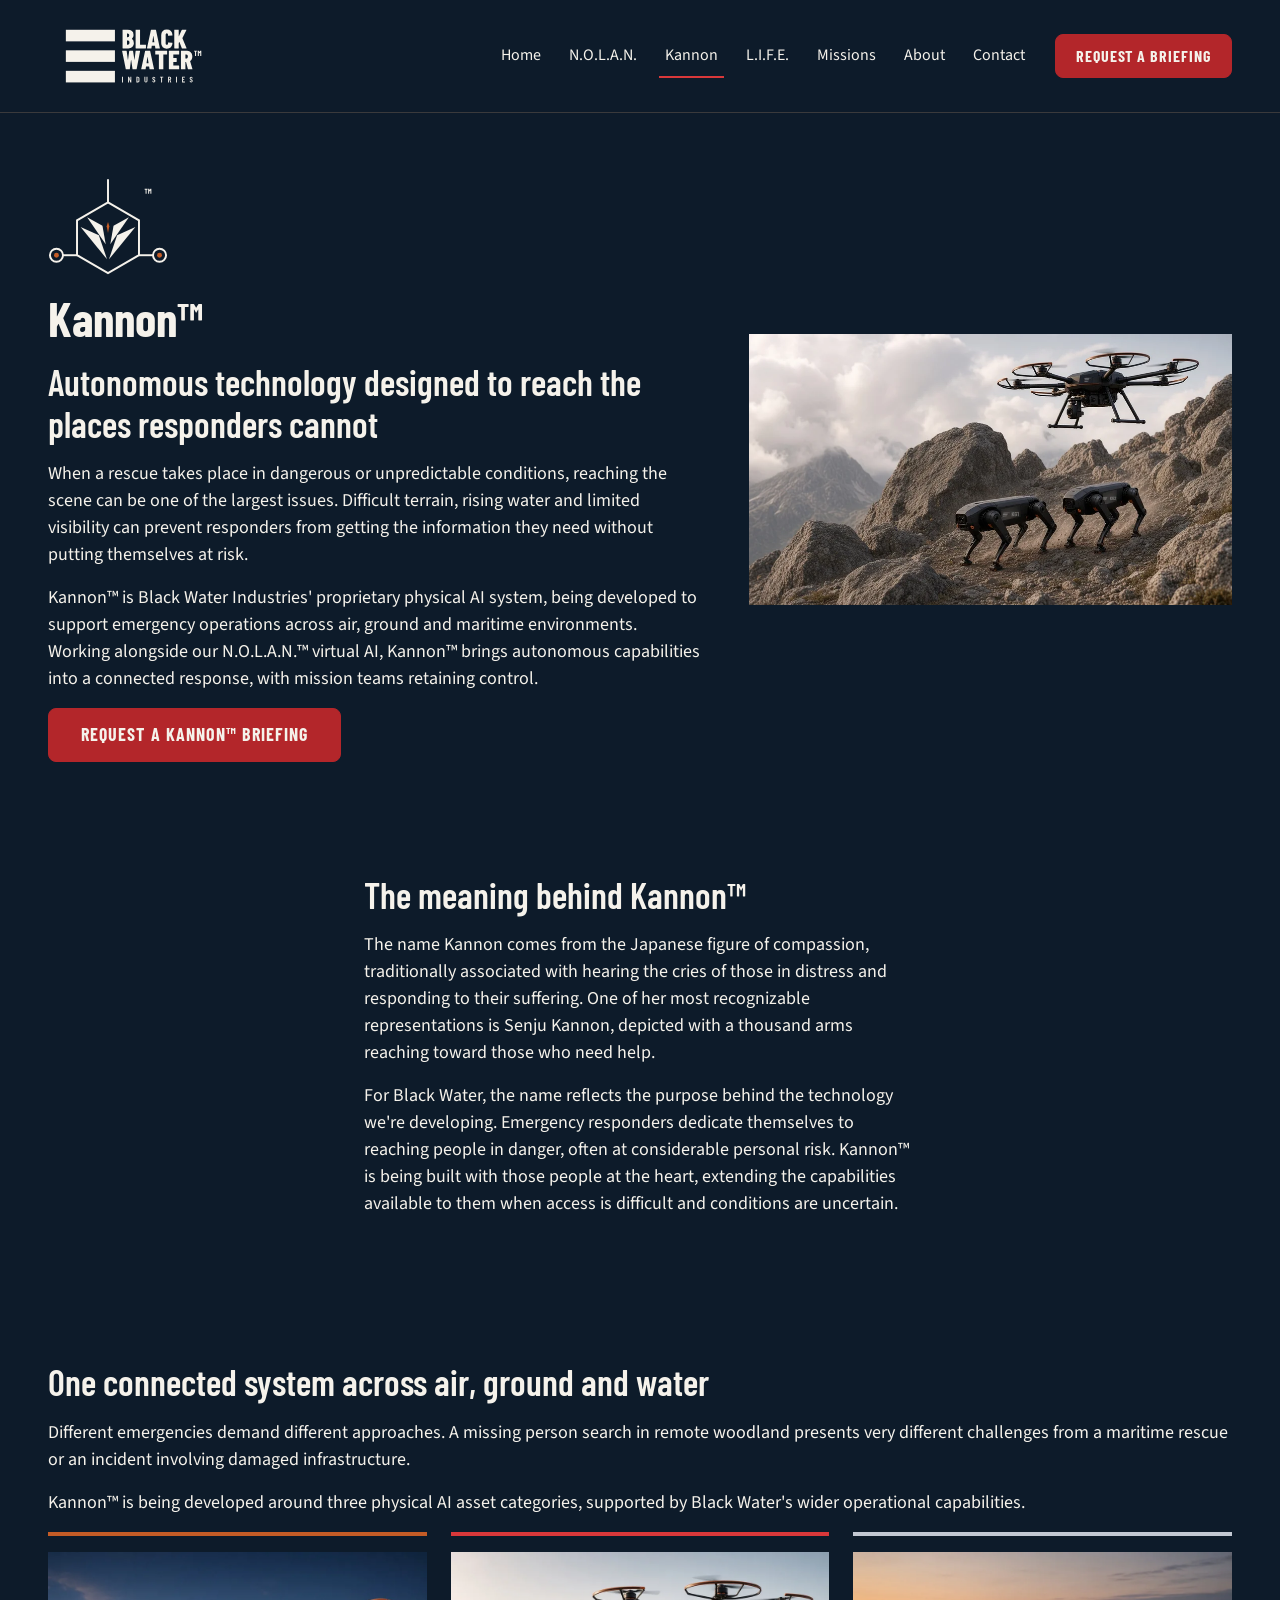
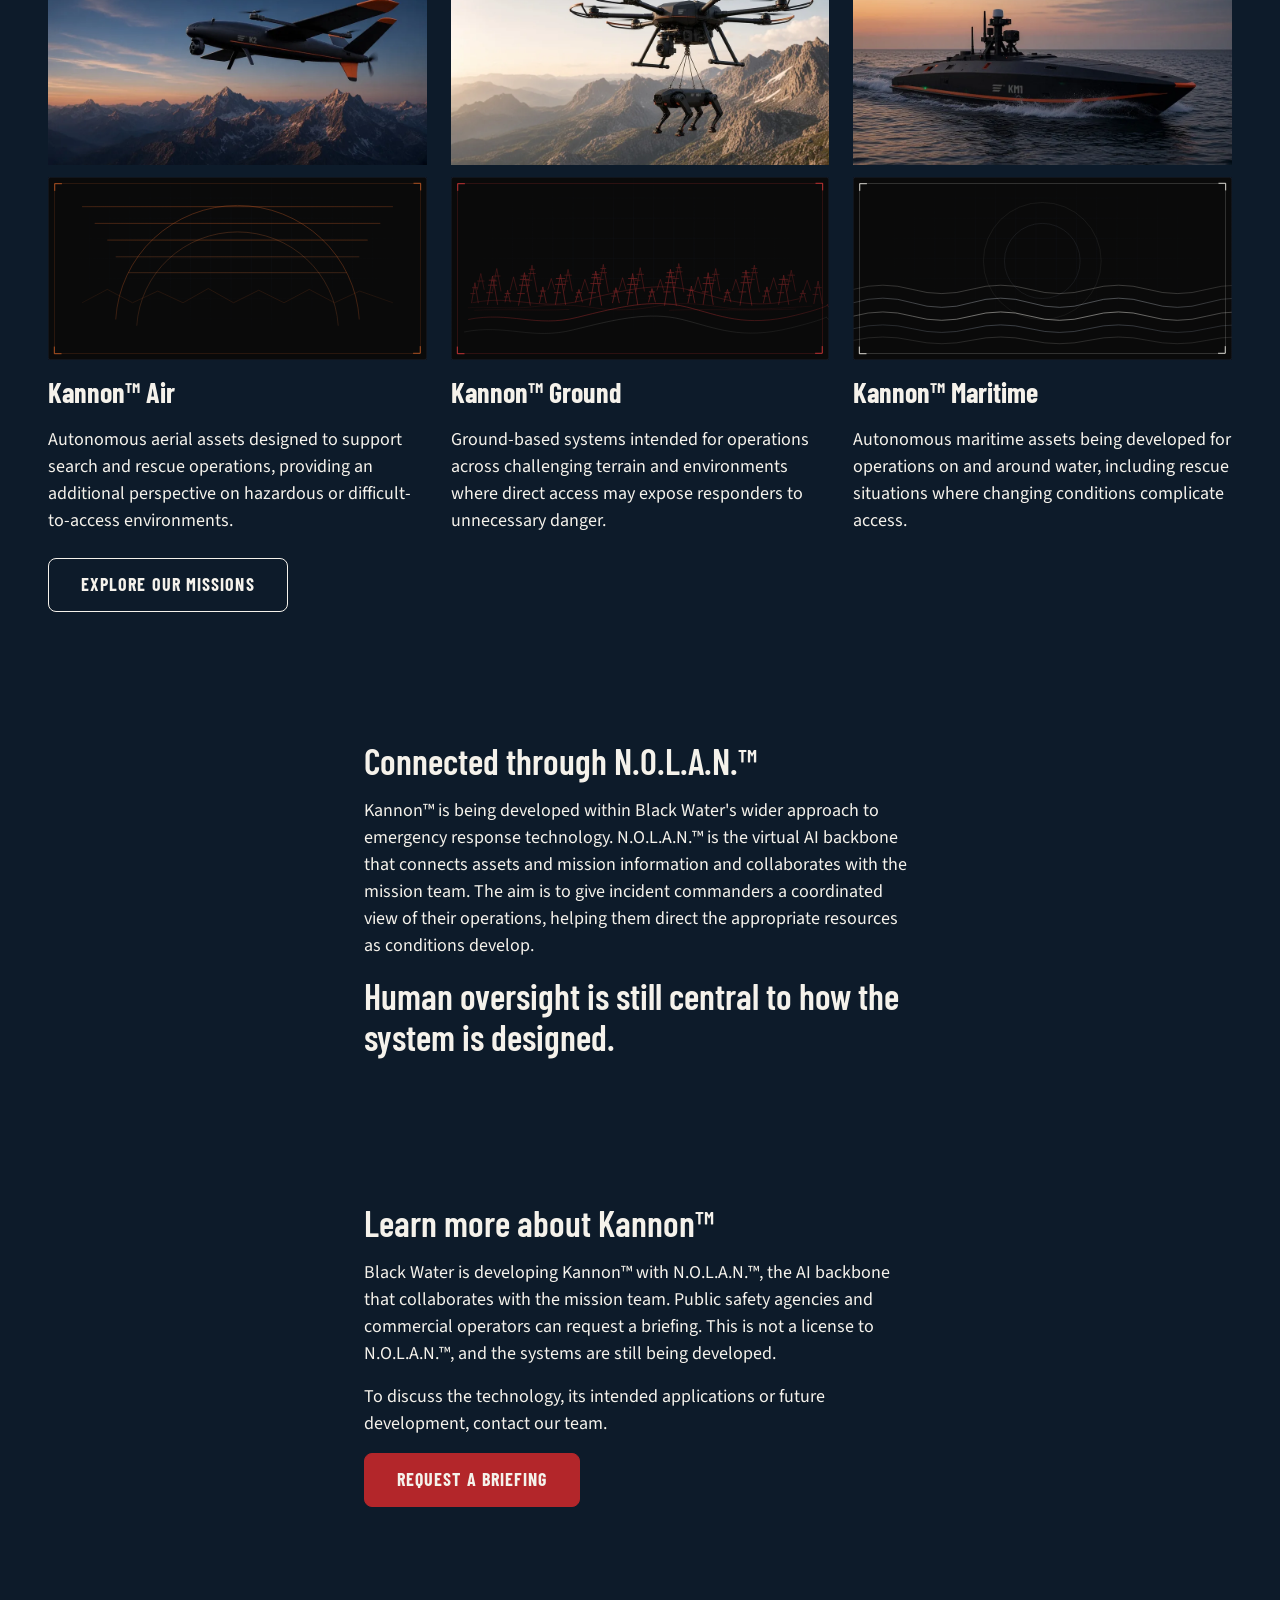
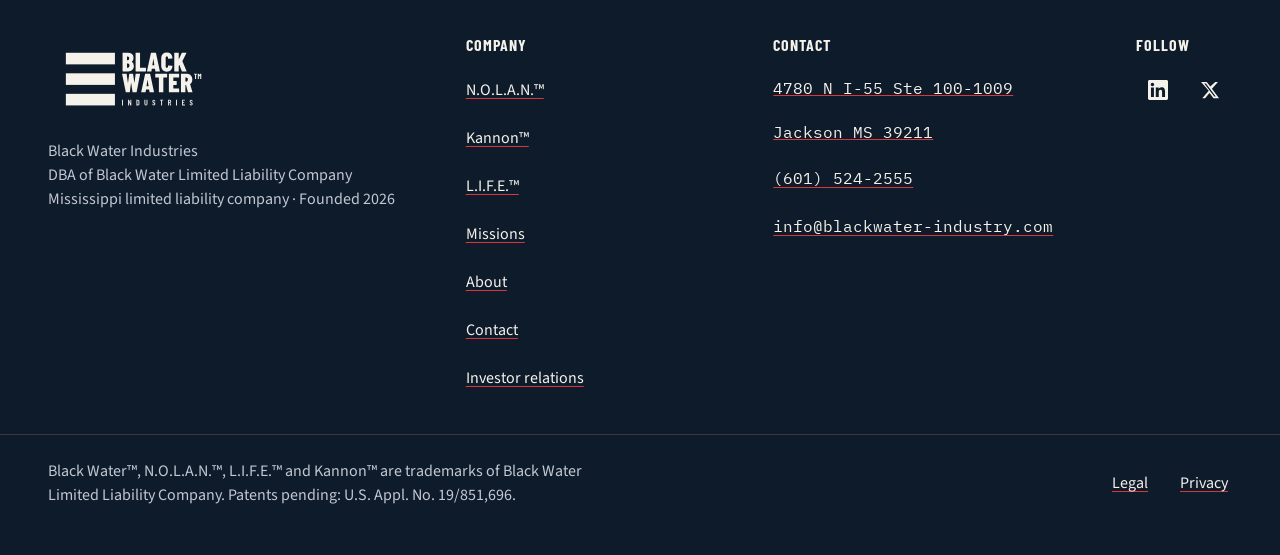
<file: kannon.html>
<!doctype html><html lang="en"><head><meta charset="utf-8"><meta name="viewport" content="width=device-width,initial-scale=1"><title>Kannon™ autonomous systems | Black Water Industries</title><meta name="description" content="Kannon™ is physical AI being developed for air, ground and maritime response, alongside the N.O.L.A.N.™ backbone. Teams stay in control."><meta name="keywords" content="emergency response systems (1k), best personal emergency response system (90), emergency response notification system (70), AI search and rescue (20), emergency response technology (70), search and rescue gps systems (40), public safety technology (480), disaster response technology (20)"><link rel="stylesheet" href="assets/style.css"><link rel="stylesheet" href="assets/css/final.css"><link rel="canonical" href="https://blackwater-industry.com/kannon"><link rel="icon" href="favicon.ico" sizes="any"><link rel="icon" type="image/png" sizes="32x32" href="assets/icons/favicon-32.png"><link rel="icon" type="image/png" sizes="16x16" href="assets/icons/favicon-16.png"><link rel="apple-touch-icon" href="assets/icons/apple-touch-icon.png"><link rel="manifest" href="site.webmanifest"><meta name="theme-color" content="#0D1B2A"><meta property="og:type" content="website"><meta property="og:site_name" content="Black Water Industries"><meta property="og:title" content="Kannon™ autonomous systems | Black Water Industries"><meta property="og:description" content="Kannon™ is physical AI being developed for air, ground and maritime response, alongside the N.O.L.A.N.™ backbone. Teams stay in control."><meta property="og:url" content="https://blackwater-industry.com/kannon"><meta property="og:image" content="https://blackwater-industry.com/assets/og-image.png"><meta property="og:image:width" content="1200"><meta property="og:image:height" content="630"><meta property="og:image:alt" content="Black Water Industries logo"><meta name="twitter:card" content="summary_large_image"><meta name="twitter:site" content="@BlackWater_Indy"><meta name="twitter:image" content="https://blackwater-industry.com/assets/og-image.png"><meta name="twitter:title" content="Kannon™ autonomous systems | Black Water Industries"><meta name="twitter:description" content="Kannon™ is physical AI being developed for air, ground and maritime response, alongside the N.O.L.A.N.™ backbone. Teams stay in control."><script src="assets/js/site.js" defer></script><script type="application/ld+json">{"@context":"https://schema.org","@graph":[{"@type":"Organization","@id":"https://blackwater-industry.com/#organization","name":"Black Water Industries","legalName":"Black Water Limited Liability Company","url":"https://blackwater-industry.com/","logo":"https://blackwater-industry.com/assets/img/logo/black_water_icon_tm_512.png","email":"info@blackwater-industry.com","telephone":"+1-601-524-2555","address":{"@type":"PostalAddress","streetAddress":"4780 N I-55 Ste 100-1009","addressLocality":"Jackson","addressRegion":"MS","postalCode":"39211","addressCountry":"US"},"sameAs":["https://www.linkedin.com/company/black-water-industries","https://x.com/BlackWater_Indy"]},{"@type":"WebSite","@id":"https://blackwater-industry.com/#website","name":"Black Water Industries","url":"https://blackwater-industry.com/","publisher":{"@id":"https://blackwater-industry.com/#organization"}},{"@type":"WebPage","@id":"https://blackwater-industry.com/kannon#webpage","url":"https://blackwater-industry.com/kannon","name":"Kannon™ autonomous systems | Black Water Industries","description":"Kannon™ is physical AI being developed for air, ground and maritime response, alongside the N.O.L.A.N.™ backbone. Teams stay in control.","isPartOf":{"@id":"https://blackwater-industry.com/#website"},"publisher":{"@id":"https://blackwater-industry.com/#organization"}}]}</script></head><body>
<a class="skip" href="#main">Skip to content</a>
<header class="site-header"><div class="wrap"><a class="brand" href="/" aria-label="Black Water Industries home"><img src="assets/img/logo/bw_primary_bone_transparent_tm.svg" alt="Black Water Industries" width="753" height="396"></a><nav class="desk-nav" aria-label="Primary"><a href="/">Home</a><a href="/nolan">N.O.L.A.N.</a><a href="/kannon" class="on">Kannon</a><a href="/life">L.I.F.E.</a><a href="/missions">Missions</a><a href="/about">About</a><a href="/contact">Contact</a></nav><a class="btn btn-primary btn-header" href="/contact#briefing-form">Request a briefing</a><details class="nav-drawer"><summary aria-label="Menu"><span class="bars"></span></summary><div class="nav-panel"><a class="nav-link" href="/">Home</a><a class="nav-link" href="/nolan">N.O.L.A.N.</a><a class="nav-link" href="/kannon">Kannon</a><a class="nav-link" href="/life">L.I.F.E.</a><a class="nav-link" href="/missions">Missions</a><a class="nav-link" href="/about">About</a><a class="nav-link" href="/contact">Contact</a><a class="btn btn-primary" href="/contact#briefing-form">Request a briefing</a></div></details></div></header>
<main id="main"><div class="hero"><div class="wrap hero-split"><div><img class="mark symbol" src="assets/img/approved/kannon/kannon_symbol_tm_dark.svg" alt="Kannon™" width="824" height="680"><h1>Kannon™</h1><h2>Autonomous technology designed to reach the places responders cannot</h2><p>When a rescue takes place in dangerous or unpredictable conditions, reaching the scene can be one of the largest issues. Difficult terrain, rising water and limited visibility can prevent responders from getting the information they need without putting themselves at risk.</p><p>Kannon™ is Black Water Industries&#x27; proprietary physical AI system, being developed to support emergency operations across air, ground and maritime environments. Working alongside our N.O.L.A.N.™ virtual AI, Kannon™ brings autonomous capabilities into a connected response, with mission teams retaining control.</p><div class="actions"><a class="btn btn-primary" href="/contact?topic=kannon#briefing-form">Request a Kannon™ briefing</a></div></div><figure class="still"><img src="assets/img/vision/06_on_scene_1920.webp" srcset="assets/img/vision/06_on_scene_960.webp 960w, assets/img/vision/06_on_scene_1920.webp 1920w" sizes="(max-width: 1023px) 100vw, 42vw" width="1920" height="1080" alt="A multirotor aircraft and two quadruped robots on a rocky mountain slope."></figure></div></div><section class="band"><div class="wrap prose"><h2>The meaning behind Kannon™</h2><p>The name Kannon comes from the Japanese figure of compassion, traditionally associated with hearing the cries of those in distress and responding to their suffering. One of her most recognizable representations is Senju Kannon, depicted with a thousand arms reaching toward those who need help.</p><p>For Black Water, the name reflects the purpose behind the technology we&#x27;re developing. Emergency responders dedicate themselves to reaching people in danger, often at considerable personal risk. Kannon™ is being built with those people at the heart, extending the capabilities available to them when access is difficult and conditions are uncertain.</p></div></section><section class="band"><div class="wrap"><h2>One connected system across air, ground and water</h2><p>Different emergencies demand different approaches. A missing person search in remote woodland presents very different challenges from a maritime rescue or an incident involving damaged infrastructure.</p><p>Kannon™ is being developed around three physical AI asset categories, supported by Black Water&#x27;s wider operational capabilities.</p><div class="class-grid"><article class="class-block air"><figure class="class-still"><img src="assets/img/vision/01_cover_1920.webp" srcset="assets/img/vision/01_cover_960.webp 960w, assets/img/vision/01_cover_1920.webp 1920w" sizes="(max-width: 1023px) 100vw, 30vw" width="1920" height="1080" alt="A fixed-wing uncrewed aircraft with orange wingtips flying above a mountain range."></figure><img class="tile" src="assets/img/line-art/bw_lineart_kannon_air_tile.svg" width="899" height="436" alt="Line drawing of altitude lines and an arc"><h3>Kannon™ Air</h3><p>Autonomous aerial assets designed to support search and rescue operations, providing an additional perspective on hazardous or difficult-to-access environments.</p></article><article class="class-block ground"><figure class="class-still"><img src="assets/img/vision/04_transit_1920.webp" srcset="assets/img/vision/04_transit_960.webp 960w, assets/img/vision/04_transit_1920.webp 1920w" sizes="(max-width: 1023px) 100vw, 30vw" width="1920" height="1080" alt="A multirotor aircraft carrying a quadruped robot over mountains."></figure><img class="tile" src="assets/img/line-art/bw_lineart_kannon_ground_tile.svg" width="899" height="436" alt="Line drawing of a treeline"><h3>Kannon™ Ground</h3><p>Ground-based systems intended for operations across challenging terrain and environments where direct access may expose responders to unnecessary danger.</p></article><article class="class-block maritime"><figure class="class-still"><img src="assets/img/vision/08_maritime_1920.webp" srcset="assets/img/vision/08_maritime_960.webp 960w, assets/img/vision/08_maritime_1920.webp 1920w" sizes="(max-width: 1023px) 100vw, 30vw" width="1920" height="1080" alt="An uncrewed surface craft underway at dusk."></figure><img class="tile" src="assets/img/line-art/bw_lineart_kannon_maritime_tile.svg" width="899" height="436" alt="Line drawing of wave lines"><h3>Kannon™ Maritime</h3><p>Autonomous maritime assets being developed for operations on and around water, including rescue situations where changing conditions complicate access.</p></article></div><div class="actions"><a class="btn btn-secondary" href="/missions">Explore our missions</a></div></div></section><section class="band"><div class="wrap prose"><h2>Connected through N.O.L.A.N.™</h2><p>Kannon™ is being developed within Black Water&#x27;s wider approach to emergency response technology. N.O.L.A.N.™ is the virtual AI backbone that connects assets and mission information and collaborates with the mission team. The aim is to give incident commanders a coordinated view of their operations, helping them direct the appropriate resources as conditions develop.</p><h2>Human oversight is still central to how the system is designed.</h2></div></section><section class="band"><div class="wrap prose"><h2>Learn more about Kannon™</h2><p>Black Water is developing Kannon™ with N.O.L.A.N.™, the AI backbone that collaborates with the mission team. Public safety agencies and commercial operators can request a briefing. This is not a license to N.O.L.A.N.™, and the systems are still being developed.</p><p>To discuss the technology, its intended applications or future development, contact our team.</p><div class="actions"><a class="btn btn-primary" href="/contact#briefing-form">Request a briefing</a></div></div></section></main><footer class="site-footer"><div class="wrap foot-grid"><div><img class="foot-logo" src="assets/img/logo/bw_primary_bone_transparent_tm.svg" alt="Black Water Industries" width="753" height="396"><p class="foot-id">Black Water Industries</p><p class="foot-id">DBA of Black Water Limited Liability Company</p><p class="foot-id">Mississippi limited liability company · Founded 2026</p></div><div class="col"><p class="col-head">COMPANY</p><a href="/nolan">N.O.L.A.N.™</a><a href="/kannon">Kannon™</a><a href="/life">L.I.F.E.™</a><a href="/missions">Missions</a><a href="/about">About</a><a href="/contact">Contact</a><a href="/investors">Investor relations</a></div><div class="col"><p class="col-head">CONTACT</p><address><span>4780 N I-55 Ste 100-1009</span><span>Jackson MS 39211</span><a href="tel:+16015242555">(601) 524-2555</a><a href="mailto:info@blackwater-industry.com">info@blackwater-industry.com</a></address></div><div class="col"><p class="col-head">FOLLOW</p><div class="follow"><a class="social" href="https://www.linkedin.com/company/black-water-industries" target="_blank" rel="noopener" aria-label="LinkedIn"><svg viewBox="0 0 24 24" aria-hidden="true" focusable="false"><path fill="currentColor" d="M20.447 20.452h-3.554v-5.569c0-1.328-.027-3.037-1.852-3.037-1.853 0-2.136 1.445-2.136 2.939v5.667H9.351V9h3.414v1.561h.046c.477-.9 1.637-1.85 3.37-1.85 3.601 0 4.267 2.37 4.267 5.455v6.286zM5.337 7.433c-1.144 0-2.063-.926-2.063-2.065 0-1.138.92-2.063 2.063-2.063 1.14 0 2.064.925 2.064 2.063 0 1.139-.925 2.065-2.064 2.065zm1.782 13.019H3.555V9h3.564v11.452zM22.225 0H1.771C.792 0 0 .774 0 1.729v20.542C0 23.227.792 24 1.771 24h20.451C23.2 24 24 23.227 24 22.271V1.729C24 .774 23.2 0 22.222 0h.003z"/></svg></a><a class="social" href="https://x.com/BlackWater_Indy" target="_blank" rel="noopener" aria-label="X"><svg viewBox="0 0 24 24" aria-hidden="true" focusable="false"><path fill="currentColor" d="M18.244 2.25h3.308l-7.227 8.26 8.502 11.24H16.17l-4.714-6.231-5.401 6.231H2.744l7.727-8.835L1.254 2.25H8.08l4.253 5.622L18.244 2.25zm-1.161 17.52h1.833L7.084 4.126H5.117z"/></svg></a></div></div></div><div class="wrap legal-row"><p>Black Water™, N.O.L.A.N.™, L.I.F.E.™ and Kannon™ are trademarks of Black Water Limited Liability Company. Patents pending: U.S. Appl. No. 19/851,696.</p><p class="legal-links"><a href="/legal">Legal</a><a href="/privacy">Privacy</a></p></div></footer></body></html>
</file>
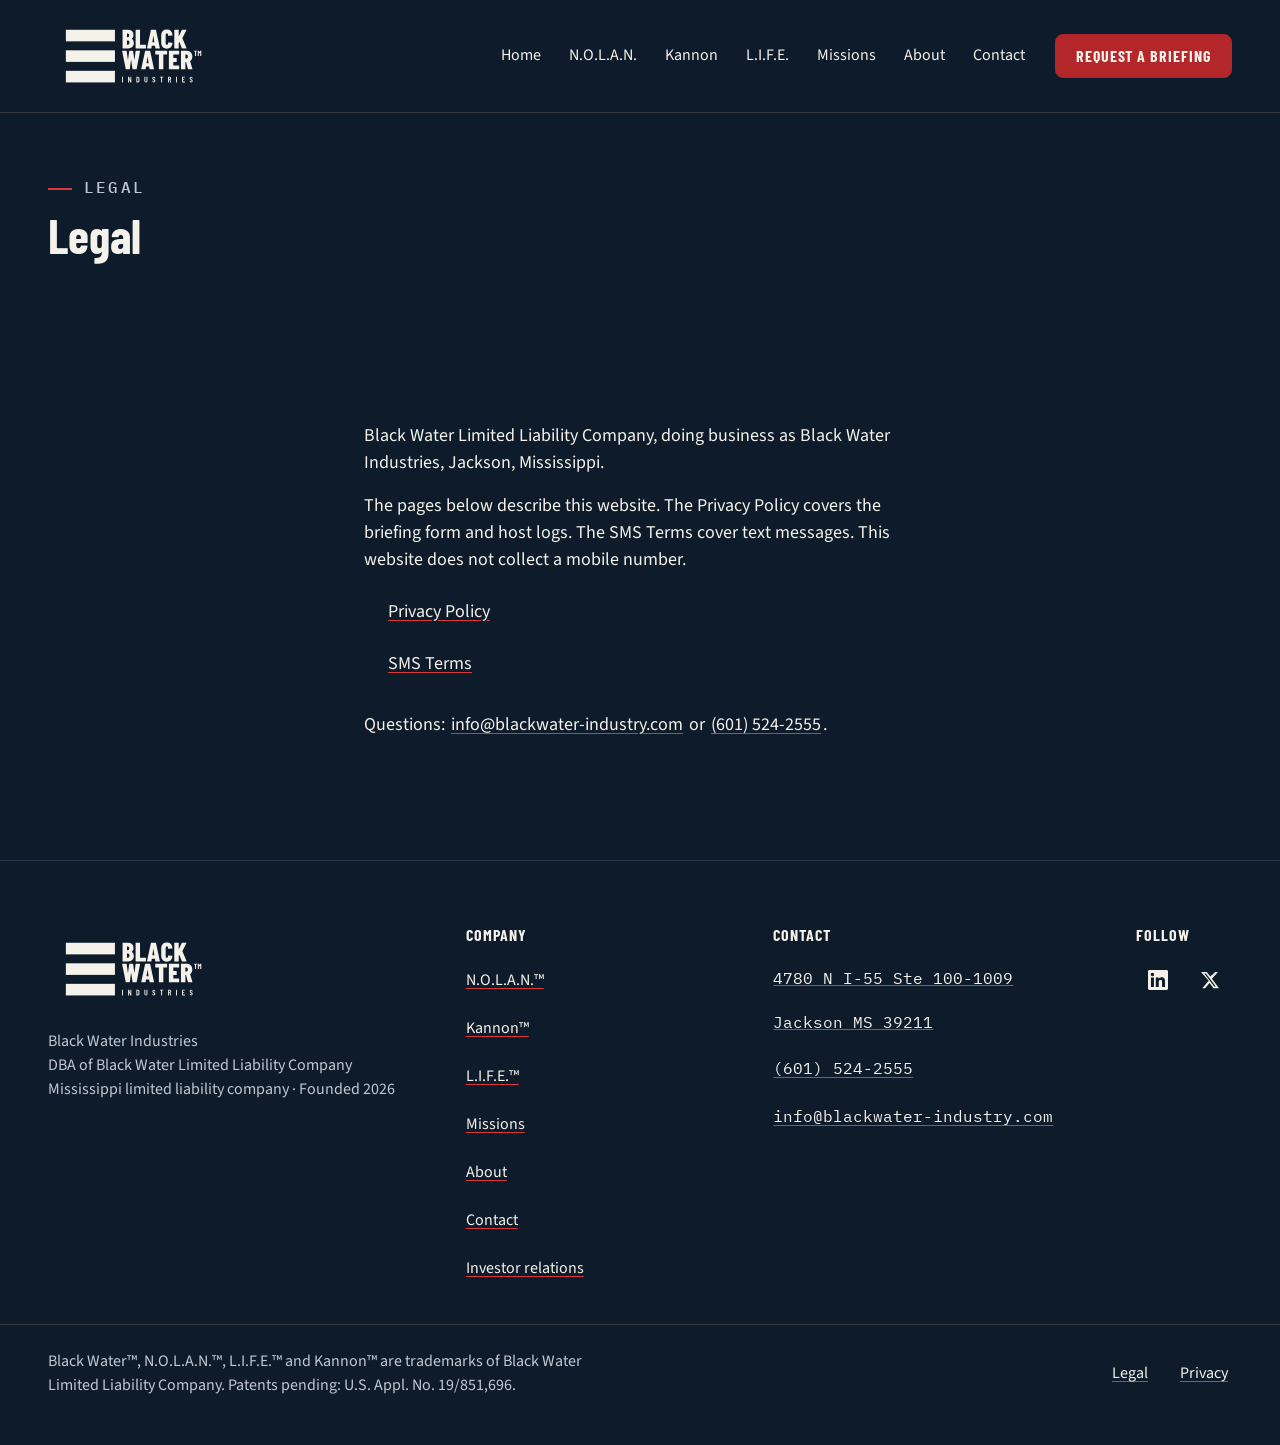
<file: legal.html>
<!doctype html><html lang="en"><head><meta charset="utf-8"><meta name="viewport" content="width=device-width,initial-scale=1"><title>Legal | Black Water Industries</title><meta name="description" content="Privacy Policy and SMS terms for Black Water Limited Liability Company, DBA Black Water Industries."><link rel="stylesheet" href="assets/style.css"><link rel="stylesheet" href="assets/css/final.css"><link rel="canonical" href="https://blackwater-industry.com/legal"><link rel="icon" href="favicon.ico" sizes="any"><link rel="icon" type="image/png" sizes="32x32" href="assets/icons/favicon-32.png"><link rel="icon" type="image/png" sizes="16x16" href="assets/icons/favicon-16.png"><link rel="apple-touch-icon" href="assets/icons/apple-touch-icon.png"><link rel="manifest" href="site.webmanifest"><meta name="theme-color" content="#0D1B2A"><meta property="og:type" content="website"><meta property="og:site_name" content="Black Water Industries"><meta property="og:title" content="Legal | Black Water Industries"><meta property="og:description" content="Privacy Policy and SMS terms for Black Water Limited Liability Company, DBA Black Water Industries."><meta property="og:url" content="https://blackwater-industry.com/legal"><meta property="og:image" content="https://blackwater-industry.com/assets/og-image.png"><meta property="og:image:width" content="1200"><meta property="og:image:height" content="630"><meta property="og:image:alt" content="Black Water Industries logo"><meta name="twitter:card" content="summary_large_image"><meta name="twitter:site" content="@BlackWater_Indy"><meta name="twitter:image" content="https://blackwater-industry.com/assets/og-image.png"><meta name="twitter:title" content="Legal | Black Water Industries"><meta name="twitter:description" content="Privacy Policy and SMS terms for Black Water Limited Liability Company, DBA Black Water Industries."><script type="application/ld+json">{"@context":"https://schema.org","@graph":[{"@type":"Organization","@id":"https://blackwater-industry.com/#organization","name":"Black Water Industries","legalName":"Black Water Limited Liability Company","url":"https://blackwater-industry.com/","logo":"https://blackwater-industry.com/assets/img/logo/black_water_icon_tm_512.png","email":"info@blackwater-industry.com","telephone":"+1-601-524-2555","address":{"@type":"PostalAddress","streetAddress":"4780 N I-55 Ste 100-1009","addressLocality":"Jackson","addressRegion":"MS","postalCode":"39211","addressCountry":"US"},"sameAs":["https://www.linkedin.com/company/black-water-industries","https://x.com/BlackWater_Indy"]},{"@type":"WebSite","@id":"https://blackwater-industry.com/#website","name":"Black Water Industries","url":"https://blackwater-industry.com/","publisher":{"@id":"https://blackwater-industry.com/#organization"}},{"@type":"WebPage","@id":"https://blackwater-industry.com/legal#webpage","url":"https://blackwater-industry.com/legal","name":"Legal | Black Water Industries","description":"Privacy Policy and SMS terms for Black Water Limited Liability Company, DBA Black Water Industries.","isPartOf":{"@id":"https://blackwater-industry.com/#website"},"publisher":{"@id":"https://blackwater-industry.com/#organization"}}]}</script><script src="assets/js/site.js" defer></script></head><body>
<a class="skip" href="#main">Skip to content</a>
<header class="site-header"><div class="wrap"><a class="brand" href="/" aria-label="Black Water Industries home"><img src="assets/img/logo/bw_primary_bone_transparent_tm.svg" alt="Black Water Industries" width="753" height="396"></a><nav class="desk-nav" aria-label="Primary"><a href="/">Home</a><a href="/nolan">N.O.L.A.N.</a><a href="/kannon">Kannon</a><a href="/life">L.I.F.E.</a><a href="/missions">Missions</a><a href="/about">About</a><a href="/contact">Contact</a></nav><a class="btn btn-primary btn-header" href="/contact#briefing-form">Request a briefing</a><details class="nav-drawer"><summary aria-label="Menu"><span class="bars"></span></summary><div class="nav-panel"><a class="nav-link" href="/">Home</a><a class="nav-link" href="/nolan">N.O.L.A.N.</a><a class="nav-link" href="/kannon">Kannon</a><a class="nav-link" href="/life">L.I.F.E.</a><a class="nav-link" href="/missions">Missions</a><a class="nav-link" href="/about">About</a><a class="nav-link" href="/contact">Contact</a><a class="btn btn-primary" href="/contact#briefing-form">Request a briefing</a></div></details></div></header><main id="main"><div class="hero"><div class="wrap"><p class="kicker">LEGAL</p><h1>Legal</h1></div></div><section><div class="wrap legal-doc">
<p>Black Water Limited Liability Company, doing business as Black Water Industries, Jackson, Mississippi.</p>
<p>The pages below describe this website. The Privacy Policy covers the briefing form and host logs. The SMS Terms cover text messages. This website does not collect a mobile number.</p>
<ul class="legal-index"><li><a href="/privacy">Privacy Policy</a></li><li><a href="/sms-terms">SMS Terms</a></li></ul>
<p>Questions: <a href="mailto:info@blackwater-industry.com">info@blackwater-industry.com</a> or <a href="tel:+16015242555">(601) 524-2555</a>.</p>
</div></section></main><footer class="site-footer"><div class="wrap foot-grid"><div><img class="foot-logo" src="assets/img/logo/bw_primary_bone_transparent_tm.svg" alt="Black Water Industries" width="753" height="396"><p class="foot-id">Black Water Industries</p><p class="foot-id">DBA of Black Water Limited Liability Company</p><p class="foot-id">Mississippi limited liability company · Founded 2026</p></div><div class="col"><p class="col-head">COMPANY</p><a href="/nolan">N.O.L.A.N.™</a><a href="/kannon">Kannon™</a><a href="/life">L.I.F.E.™</a><a href="/missions">Missions</a><a href="/about">About</a><a href="/contact">Contact</a><a href="/investors">Investor relations</a></div><div class="col"><p class="col-head">CONTACT</p><address><span>4780 N I-55 Ste 100-1009</span><span>Jackson MS 39211</span><a href="tel:+16015242555">(601) 524-2555</a><a href="mailto:info@blackwater-industry.com">info@blackwater-industry.com</a></address></div><div class="col"><p class="col-head">FOLLOW</p><div class="follow"><a class="social" href="https://www.linkedin.com/company/black-water-industries" target="_blank" rel="noopener" aria-label="LinkedIn"><svg viewBox="0 0 24 24" aria-hidden="true" focusable="false"><path fill="currentColor" d="M20.447 20.452h-3.554v-5.569c0-1.328-.027-3.037-1.852-3.037-1.853 0-2.136 1.445-2.136 2.939v5.667H9.351V9h3.414v1.561h.046c.477-.9 1.637-1.85 3.37-1.85 3.601 0 4.267 2.37 4.267 5.455v6.286zM5.337 7.433c-1.144 0-2.063-.926-2.063-2.065 0-1.138.92-2.063 2.063-2.063 1.14 0 2.064.925 2.064 2.063 0 1.139-.925 2.065-2.064 2.065zm1.782 13.019H3.555V9h3.564v11.452zM22.225 0H1.771C.792 0 0 .774 0 1.729v20.542C0 23.227.792 24 1.771 24h20.451C23.2 24 24 23.227 24 22.271V1.729C24 .774 23.2 0 22.222 0h.003z"/></svg></a><a class="social" href="https://x.com/BlackWater_Indy" target="_blank" rel="noopener" aria-label="X"><svg viewBox="0 0 24 24" aria-hidden="true" focusable="false"><path fill="currentColor" d="M18.244 2.25h3.308l-7.227 8.26 8.502 11.24H16.17l-4.714-6.231-5.401 6.231H2.744l7.727-8.835L1.254 2.25H8.08l4.253 5.622L18.244 2.25zm-1.161 17.52h1.833L7.084 4.126H5.117z"/></svg></a></div></div></div><div class="wrap legal-row"><p>Black Water™, N.O.L.A.N.™, L.I.F.E.™ and Kannon™ are trademarks of Black Water Limited Liability Company. Patents pending: U.S. Appl. No. 19/851,696.</p><p class="legal-links"><a href="/legal">Legal</a><a href="/privacy">Privacy</a></p></div></footer></body></html>
</file>
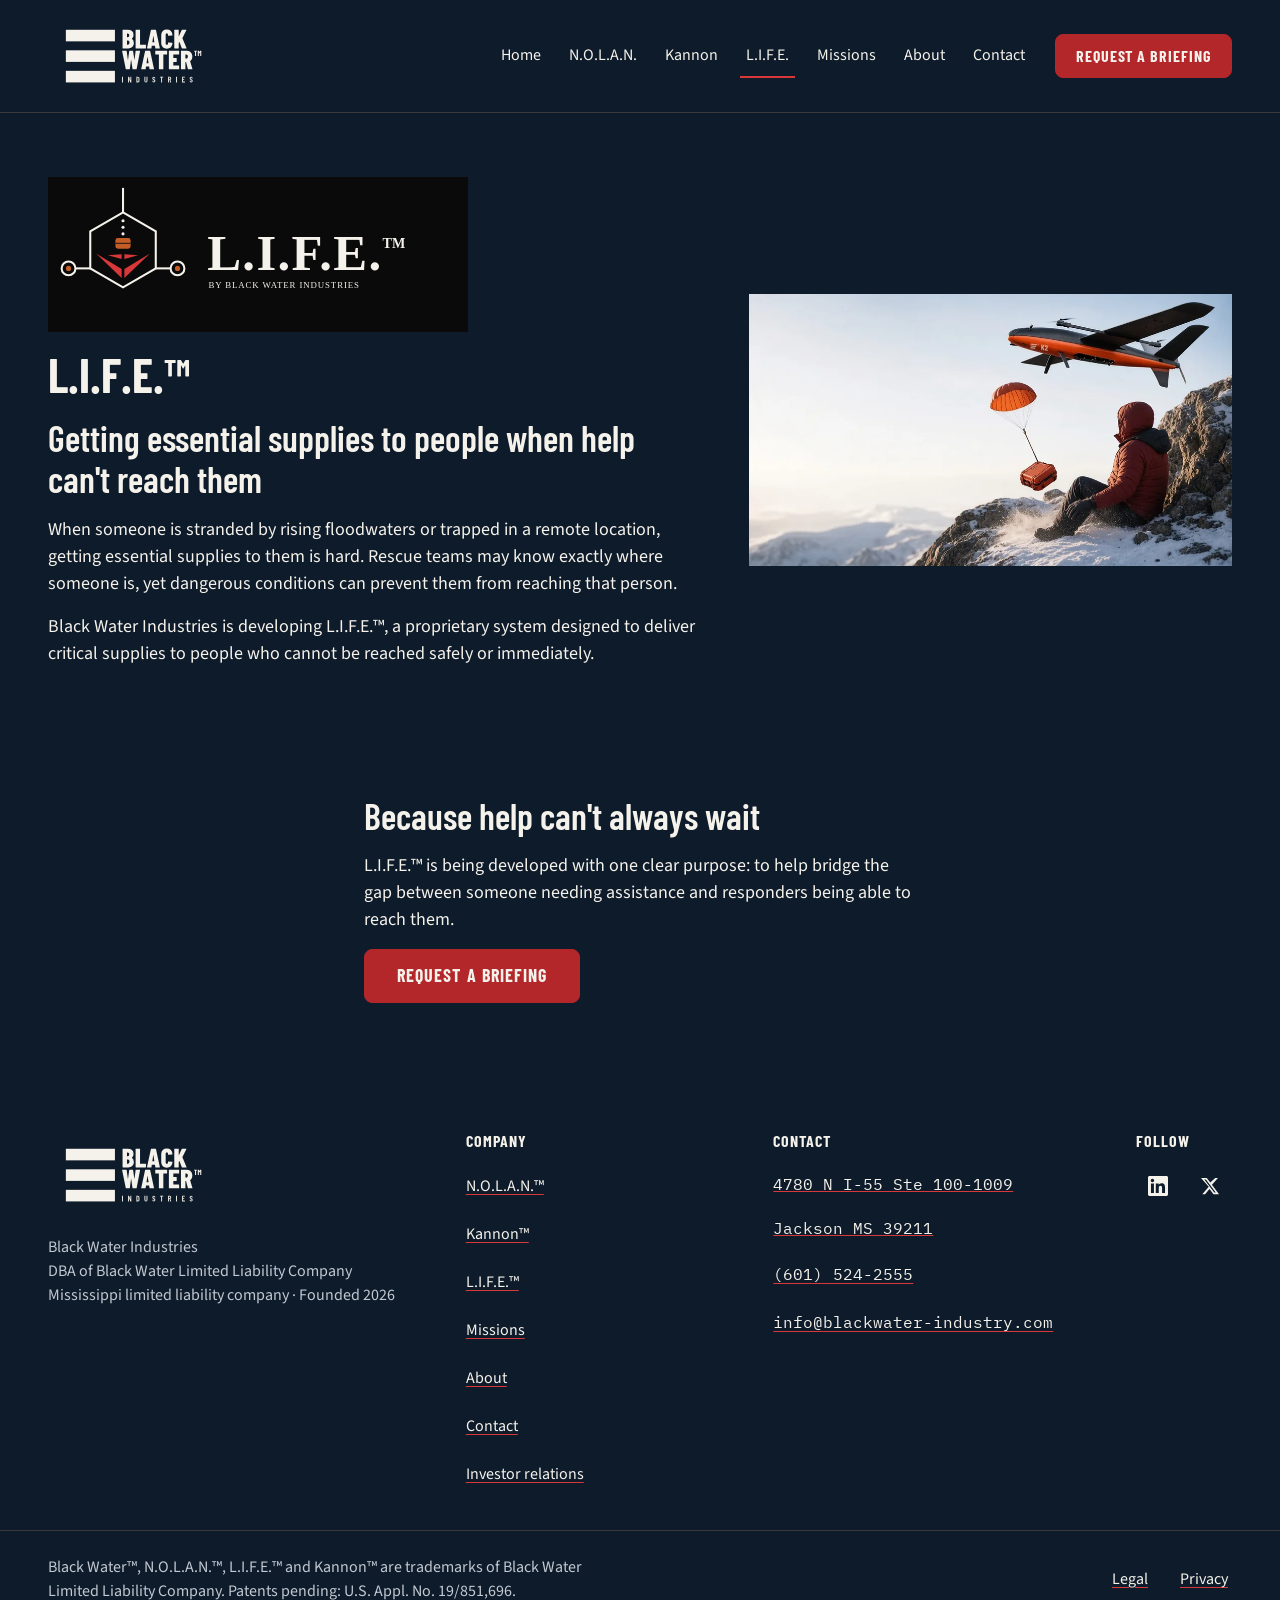
<file: life.html>
<!doctype html><html lang="en"><head><meta charset="utf-8"><meta name="viewport" content="width=device-width,initial-scale=1"><title>L.I.F.E.™ supply delivery | Black Water Industries</title><meta name="description" content="L.I.F.E.™ is being developed to deliver critical supplies when responders cannot reach someone safely or immediately."><link rel="stylesheet" href="assets/style.css"><link rel="stylesheet" href="assets/css/final.css"><link rel="canonical" href="https://blackwater-industry.com/life"><link rel="icon" href="favicon.ico" sizes="any"><link rel="icon" type="image/png" sizes="32x32" href="assets/icons/favicon-32.png"><link rel="icon" type="image/png" sizes="16x16" href="assets/icons/favicon-16.png"><link rel="apple-touch-icon" href="assets/icons/apple-touch-icon.png"><link rel="manifest" href="site.webmanifest"><meta name="theme-color" content="#0D1B2A"><meta property="og:type" content="website"><meta property="og:site_name" content="Black Water Industries"><meta property="og:title" content="L.I.F.E.™ supply delivery | Black Water Industries"><meta property="og:description" content="L.I.F.E.™ is being developed to deliver critical supplies when responders cannot reach someone safely or immediately."><meta property="og:url" content="https://blackwater-industry.com/life"><meta property="og:image" content="https://blackwater-industry.com/assets/og-image.png"><meta property="og:image:width" content="1200"><meta property="og:image:height" content="630"><meta property="og:image:alt" content="Black Water Industries logo"><meta name="twitter:card" content="summary_large_image"><meta name="twitter:site" content="@BlackWater_Indy"><meta name="twitter:image" content="https://blackwater-industry.com/assets/og-image.png"><meta name="twitter:title" content="L.I.F.E.™ supply delivery | Black Water Industries"><meta name="twitter:description" content="L.I.F.E.™ is being developed to deliver critical supplies when responders cannot reach someone safely or immediately."><script src="assets/js/site.js" defer></script><script type="application/ld+json">{"@context":"https://schema.org","@graph":[{"@type":"Organization","@id":"https://blackwater-industry.com/#organization","name":"Black Water Industries","legalName":"Black Water Limited Liability Company","url":"https://blackwater-industry.com/","logo":"https://blackwater-industry.com/assets/img/logo/black_water_icon_tm_512.png","email":"info@blackwater-industry.com","telephone":"+1-601-524-2555","address":{"@type":"PostalAddress","streetAddress":"4780 N I-55 Ste 100-1009","addressLocality":"Jackson","addressRegion":"MS","postalCode":"39211","addressCountry":"US"},"sameAs":["https://www.linkedin.com/company/black-water-industries","https://x.com/BlackWater_Indy"]},{"@type":"WebSite","@id":"https://blackwater-industry.com/#website","name":"Black Water Industries","url":"https://blackwater-industry.com/","publisher":{"@id":"https://blackwater-industry.com/#organization"}},{"@type":"WebPage","@id":"https://blackwater-industry.com/life#webpage","url":"https://blackwater-industry.com/life","name":"L.I.F.E.™ supply delivery | Black Water Industries","description":"L.I.F.E.™ is being developed to deliver critical supplies when responders cannot reach someone safely or immediately.","isPartOf":{"@id":"https://blackwater-industry.com/#website"},"publisher":{"@id":"https://blackwater-industry.com/#organization"}}]}</script></head><body>
<a class="skip" href="#main">Skip to content</a>
<header class="site-header"><div class="wrap"><a class="brand" href="/" aria-label="Black Water Industries home"><img src="assets/img/logo/bw_primary_bone_transparent_tm.svg" alt="Black Water Industries" width="753" height="396"></a><nav class="desk-nav" aria-label="Primary"><a href="/">Home</a><a href="/nolan">N.O.L.A.N.</a><a href="/kannon">Kannon</a><a href="/life" class="on">L.I.F.E.</a><a href="/missions">Missions</a><a href="/about">About</a><a href="/contact">Contact</a></nav><a class="btn btn-primary btn-header" href="/contact#briefing-form">Request a briefing</a><details class="nav-drawer"><summary aria-label="Menu"><span class="bars"></span></summary><div class="nav-panel"><a class="nav-link" href="/">Home</a><a class="nav-link" href="/nolan">N.O.L.A.N.</a><a class="nav-link" href="/kannon">Kannon</a><a class="nav-link" href="/life">L.I.F.E.</a><a class="nav-link" href="/missions">Missions</a><a class="nav-link" href="/about">About</a><a class="nav-link" href="/contact">Contact</a><a class="btn btn-primary" href="/contact#briefing-form">Request a briefing</a></div></details></div></header>
<main id="main"><div class="hero"><div class="wrap hero-split"><div><img class="mark" src="assets/img/approved/life/life_lockup_tm_dark.svg" alt="L.I.F.E.™" width="1900" height="700"><h1>L.I.F.E.™</h1><h2>Getting essential supplies to people when help can&#x27;t reach them</h2><p>When someone is stranded by rising floodwaters or trapped in a remote location, getting essential supplies to them is hard. Rescue teams may know exactly where someone is, yet dangerous conditions can prevent them from reaching that person.</p><p>Black Water Industries is developing L.I.F.E.™, a proprietary system designed to deliver critical supplies to people who cannot be reached safely or immediately.</p></div><figure class="still"><img src="assets/img/vision/07_life_1920.webp" srcset="assets/img/vision/07_life_960.webp 960w, assets/img/vision/07_life_1920.webp 1920w" sizes="(max-width: 1023px) 100vw, 42vw" width="1920" height="1080" alt="An orange fixed-wing aircraft releasing a supply case by parachute toward a person on a snowy ridge."></figure></div></div><section class="band"><div class="wrap prose"><h2>Because help can&#x27;t always wait</h2><p>L.I.F.E.™ is being developed with one clear purpose: to help bridge the gap between someone needing assistance and responders being able to reach them.</p><div class="actions"><a class="btn btn-primary" href="/contact#briefing-form">Request a briefing</a></div></div></section></main><footer class="site-footer"><div class="wrap foot-grid"><div><img class="foot-logo" src="assets/img/logo/bw_primary_bone_transparent_tm.svg" alt="Black Water Industries" width="753" height="396"><p class="foot-id">Black Water Industries</p><p class="foot-id">DBA of Black Water Limited Liability Company</p><p class="foot-id">Mississippi limited liability company · Founded 2026</p></div><div class="col"><p class="col-head">COMPANY</p><a href="/nolan">N.O.L.A.N.™</a><a href="/kannon">Kannon™</a><a href="/life">L.I.F.E.™</a><a href="/missions">Missions</a><a href="/about">About</a><a href="/contact">Contact</a><a href="/investors">Investor relations</a></div><div class="col"><p class="col-head">CONTACT</p><address><span>4780 N I-55 Ste 100-1009</span><span>Jackson MS 39211</span><a href="tel:+16015242555">(601) 524-2555</a><a href="mailto:info@blackwater-industry.com">info@blackwater-industry.com</a></address></div><div class="col"><p class="col-head">FOLLOW</p><div class="follow"><a class="social" href="https://www.linkedin.com/company/black-water-industries" target="_blank" rel="noopener" aria-label="LinkedIn"><svg viewBox="0 0 24 24" aria-hidden="true" focusable="false"><path fill="currentColor" d="M20.447 20.452h-3.554v-5.569c0-1.328-.027-3.037-1.852-3.037-1.853 0-2.136 1.445-2.136 2.939v5.667H9.351V9h3.414v1.561h.046c.477-.9 1.637-1.85 3.37-1.85 3.601 0 4.267 2.37 4.267 5.455v6.286zM5.337 7.433c-1.144 0-2.063-.926-2.063-2.065 0-1.138.92-2.063 2.063-2.063 1.14 0 2.064.925 2.064 2.063 0 1.139-.925 2.065-2.064 2.065zm1.782 13.019H3.555V9h3.564v11.452zM22.225 0H1.771C.792 0 0 .774 0 1.729v20.542C0 23.227.792 24 1.771 24h20.451C23.2 24 24 23.227 24 22.271V1.729C24 .774 23.2 0 22.222 0h.003z"/></svg></a><a class="social" href="https://x.com/BlackWater_Indy" target="_blank" rel="noopener" aria-label="X"><svg viewBox="0 0 24 24" aria-hidden="true" focusable="false"><path fill="currentColor" d="M18.244 2.25h3.308l-7.227 8.26 8.502 11.24H16.17l-4.714-6.231-5.401 6.231H2.744l7.727-8.835L1.254 2.25H8.08l4.253 5.622L18.244 2.25zm-1.161 17.52h1.833L7.084 4.126H5.117z"/></svg></a></div></div></div><div class="wrap legal-row"><p>Black Water™, N.O.L.A.N.™, L.I.F.E.™ and Kannon™ are trademarks of Black Water Limited Liability Company. Patents pending: U.S. Appl. No. 19/851,696.</p><p class="legal-links"><a href="/legal">Legal</a><a href="/privacy">Privacy</a></p></div></footer></body></html>
</file>
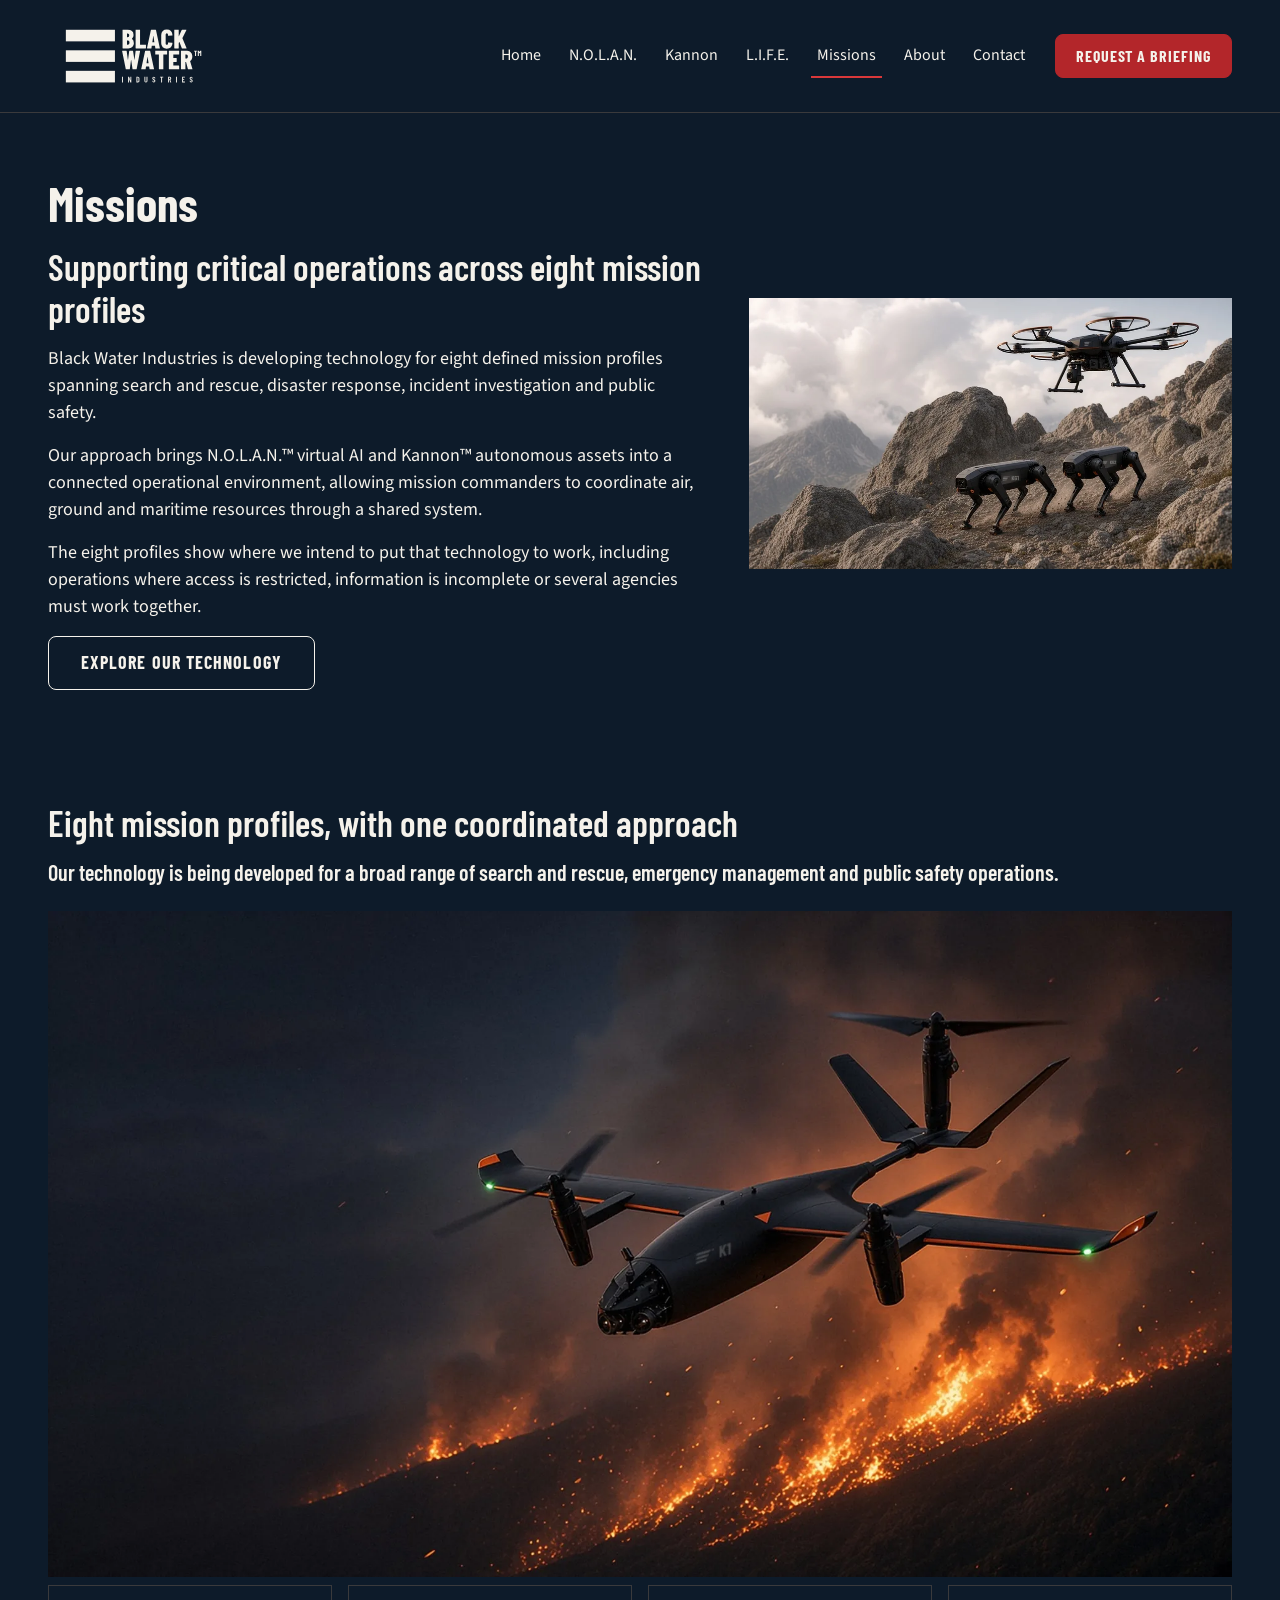
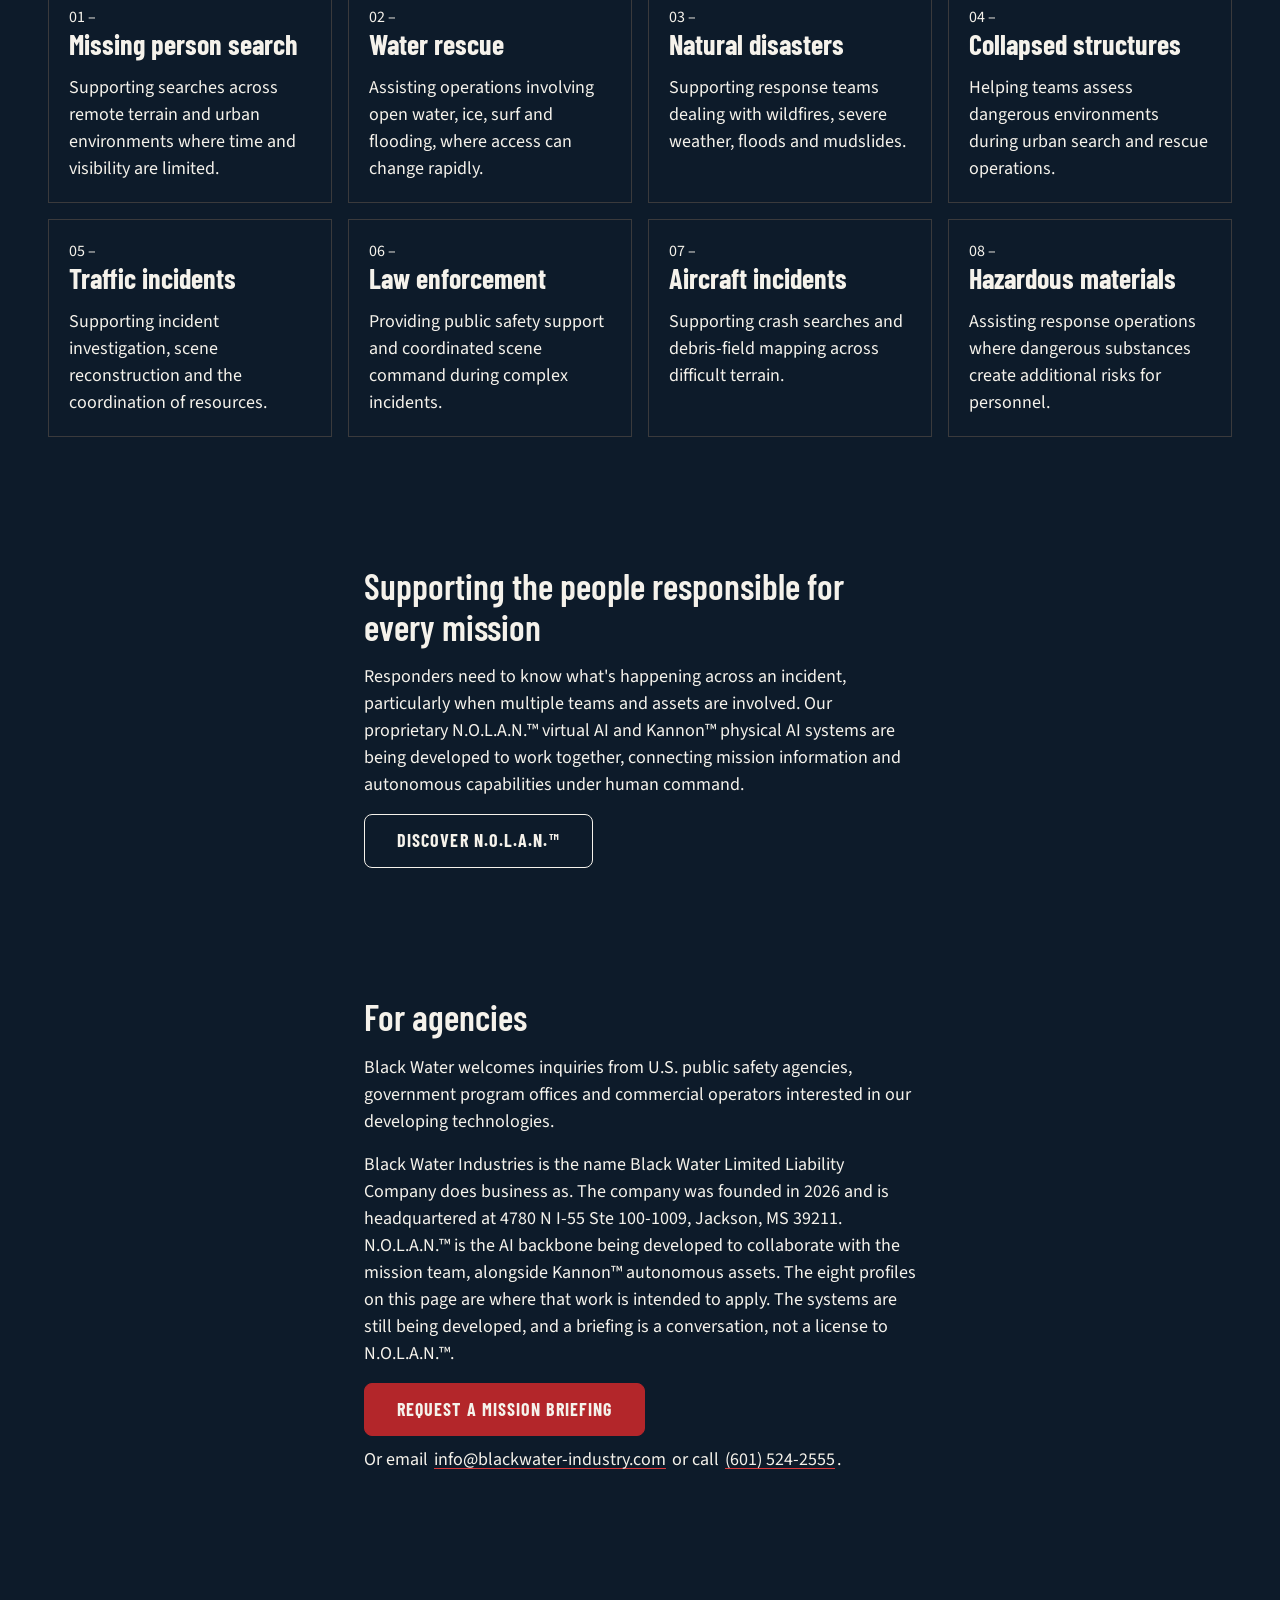
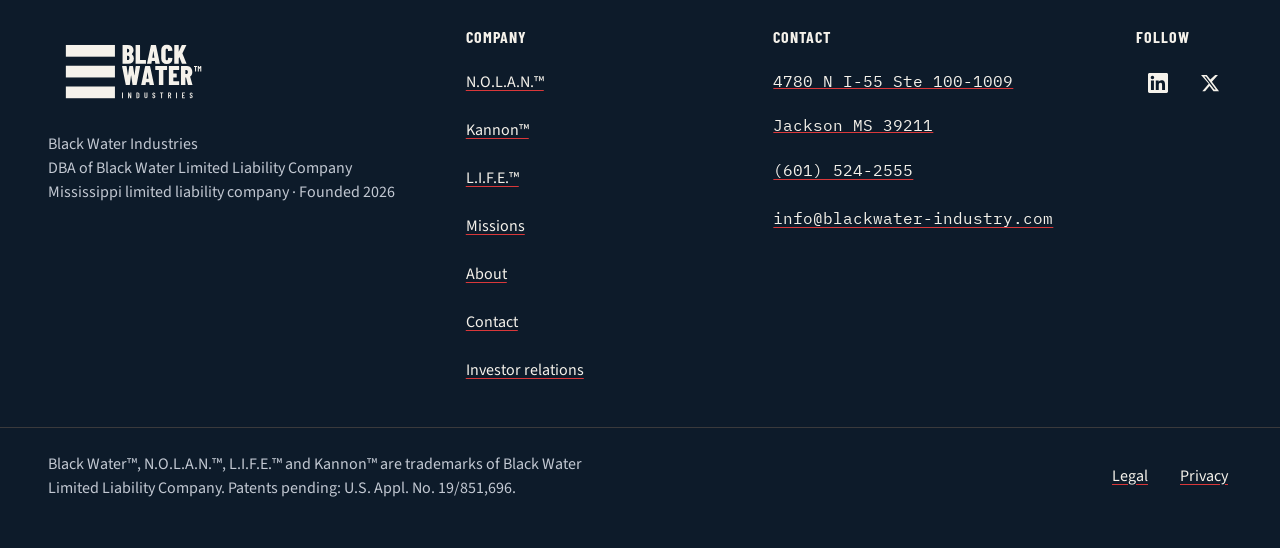
<file: missions.html>
<!doctype html><html lang="en"><head><meta charset="utf-8"><meta name="viewport" content="width=device-width,initial-scale=1"><title>Eight mission profiles | Black Water Industries</title><meta name="description" content="Eight mission profiles Black Water is developing technology for, spanning search and rescue, disaster response and public safety."><link rel="stylesheet" href="assets/style.css"><link rel="stylesheet" href="assets/css/final.css"><link rel="canonical" href="https://blackwater-industry.com/missions"><link rel="icon" href="favicon.ico" sizes="any"><link rel="icon" type="image/png" sizes="32x32" href="assets/icons/favicon-32.png"><link rel="icon" type="image/png" sizes="16x16" href="assets/icons/favicon-16.png"><link rel="apple-touch-icon" href="assets/icons/apple-touch-icon.png"><link rel="manifest" href="site.webmanifest"><meta name="theme-color" content="#0D1B2A"><meta property="og:type" content="website"><meta property="og:site_name" content="Black Water Industries"><meta property="og:title" content="Eight mission profiles | Black Water Industries"><meta property="og:description" content="Eight mission profiles Black Water is developing technology for, spanning search and rescue, disaster response and public safety."><meta property="og:url" content="https://blackwater-industry.com/missions"><meta property="og:image" content="https://blackwater-industry.com/assets/og-image.png"><meta property="og:image:width" content="1200"><meta property="og:image:height" content="630"><meta property="og:image:alt" content="Black Water Industries logo"><meta name="twitter:card" content="summary_large_image"><meta name="twitter:site" content="@BlackWater_Indy"><meta name="twitter:image" content="https://blackwater-industry.com/assets/og-image.png"><meta name="twitter:title" content="Eight mission profiles | Black Water Industries"><meta name="twitter:description" content="Eight mission profiles Black Water is developing technology for, spanning search and rescue, disaster response and public safety."><script src="assets/js/site.js" defer></script><script type="application/ld+json">{"@context":"https://schema.org","@graph":[{"@type":"Organization","@id":"https://blackwater-industry.com/#organization","name":"Black Water Industries","legalName":"Black Water Limited Liability Company","url":"https://blackwater-industry.com/","logo":"https://blackwater-industry.com/assets/img/logo/black_water_icon_tm_512.png","email":"info@blackwater-industry.com","telephone":"+1-601-524-2555","address":{"@type":"PostalAddress","streetAddress":"4780 N I-55 Ste 100-1009","addressLocality":"Jackson","addressRegion":"MS","postalCode":"39211","addressCountry":"US"},"sameAs":["https://www.linkedin.com/company/black-water-industries","https://x.com/BlackWater_Indy"]},{"@type":"WebSite","@id":"https://blackwater-industry.com/#website","name":"Black Water Industries","url":"https://blackwater-industry.com/","publisher":{"@id":"https://blackwater-industry.com/#organization"}},{"@type":"WebPage","@id":"https://blackwater-industry.com/missions#webpage","url":"https://blackwater-industry.com/missions","name":"Eight mission profiles | Black Water Industries","description":"Eight mission profiles Black Water is developing technology for, spanning search and rescue, disaster response and public safety.","isPartOf":{"@id":"https://blackwater-industry.com/#website"},"publisher":{"@id":"https://blackwater-industry.com/#organization"}}]}</script></head><body>
<a class="skip" href="#main">Skip to content</a>
<header class="site-header"><div class="wrap"><a class="brand" href="/" aria-label="Black Water Industries home"><img src="assets/img/logo/bw_primary_bone_transparent_tm.svg" alt="Black Water Industries" width="753" height="396"></a><nav class="desk-nav" aria-label="Primary"><a href="/">Home</a><a href="/nolan">N.O.L.A.N.</a><a href="/kannon">Kannon</a><a href="/life">L.I.F.E.</a><a href="/missions" class="on">Missions</a><a href="/about">About</a><a href="/contact">Contact</a></nav><a class="btn btn-primary btn-header" href="/contact#briefing-form">Request a briefing</a><details class="nav-drawer"><summary aria-label="Menu"><span class="bars"></span></summary><div class="nav-panel"><a class="nav-link" href="/">Home</a><a class="nav-link" href="/nolan">N.O.L.A.N.</a><a class="nav-link" href="/kannon">Kannon</a><a class="nav-link" href="/life">L.I.F.E.</a><a class="nav-link" href="/missions">Missions</a><a class="nav-link" href="/about">About</a><a class="nav-link" href="/contact">Contact</a><a class="btn btn-primary" href="/contact#briefing-form">Request a briefing</a></div></details></div></header>
<main id="main"><div class="hero"><div class="wrap hero-split"><div><h1>Missions</h1><h2>Supporting critical operations across eight mission profiles</h2><p>Black Water Industries is developing technology for eight defined mission profiles spanning search and rescue, disaster response, incident investigation and public safety.</p><p>Our approach brings N.O.L.A.N.™ virtual AI and Kannon™ autonomous assets into a connected operational environment, allowing mission commanders to coordinate air, ground and maritime resources through a shared system.</p><p>The eight profiles show where we intend to put that technology to work, including operations where access is restricted, information is incomplete or several agencies must work together.</p><div class="actions"><a class="btn btn-secondary" href="/#technology">Explore our technology</a></div></div><figure class="still"><img src="assets/img/vision/06_on_scene_1920.webp" srcset="assets/img/vision/06_on_scene_960.webp 960w, assets/img/vision/06_on_scene_1920.webp 1920w" sizes="(max-width: 1023px) 100vw, 42vw" width="1920" height="1080" alt="A multirotor aircraft and two quadruped robots on a rocky mountain slope."></figure></div></div><section class="band"><div class="wrap"><h2>Eight mission profiles, with one coordinated approach</h2><h3 class="subhead">Our technology is being developed for a broad range of search and rescue, emergency management and public safety operations.</h3><figure class="still"><img src="assets/img/vision/09_wildfire_1920.webp" srcset="assets/img/vision/09_wildfire_960.webp 960w, assets/img/vision/09_wildfire_1920.webp 1920w" sizes="(max-width: 1023px) 100vw, 1100px" width="1920" height="1080" alt="A multirotor aircraft flying above a wildfire."></figure><div class="mission-grid"><article class="mission-card"><p class="mission-num">01 –</p><h3>Missing person search</h3><p>Supporting searches across remote terrain and urban environments where time and visibility are limited.</p></article><article class="mission-card"><p class="mission-num">02 –</p><h3>Water rescue</h3><p>Assisting operations involving open water, ice, surf and flooding, where access can change rapidly.</p></article><article class="mission-card"><p class="mission-num">03 –</p><h3>Natural disasters</h3><p>Supporting response teams dealing with wildfires, severe weather, floods and mudslides.</p></article><article class="mission-card"><p class="mission-num">04 –</p><h3>Collapsed structures</h3><p>Helping teams assess dangerous environments during urban search and rescue operations.</p></article><article class="mission-card"><p class="mission-num">05 –</p><h3>Traffic incidents</h3><p>Supporting incident investigation, scene reconstruction and the coordination of resources.</p></article><article class="mission-card"><p class="mission-num">06 –</p><h3>Law enforcement</h3><p>Providing public safety support and coordinated scene command during complex incidents.</p></article><article class="mission-card"><p class="mission-num">07 –</p><h3>Aircraft incidents</h3><p>Supporting crash searches and debris-field mapping across difficult terrain.</p></article><article class="mission-card"><p class="mission-num">08 –</p><h3>Hazardous materials</h3><p>Assisting response operations where dangerous substances create additional risks for personnel.</p></article></div></div></section><section class="band"><div class="wrap prose"><h2>Supporting the people responsible for every mission</h2><p>Responders need to know what&#x27;s happening across an incident, particularly when multiple teams and assets are involved. Our proprietary N.O.L.A.N.™ virtual AI and Kannon™ physical AI systems are being developed to work together, connecting mission information and autonomous capabilities under human command.</p><div class="actions"><a class="btn btn-secondary" href="/nolan">Discover N.O.L.A.N.™</a></div></div></section><section class="band" id="agencies"><div class="wrap prose"><h2>For agencies</h2><!-- CAGE, UEI and NAICS can be added here once they are confirmed. --><p>Black Water welcomes inquiries from U.S. public safety agencies, government program offices and commercial operators interested in our developing technologies.</p><p>Black Water Industries is the name Black Water Limited Liability Company does business as. The company was founded in 2026 and is headquartered at 4780 N I-55 Ste 100-1009, Jackson, MS 39211. N.O.L.A.N.™ is the AI backbone being developed to collaborate with the mission team, alongside Kannon™ autonomous assets. The eight profiles on this page are where that work is intended to apply. The systems are still being developed, and a briefing is a conversation, not a license to N.O.L.A.N.™.</p><div class="actions"><a class="btn btn-primary" href="/contact?topic=missions#briefing-form">Request a mission briefing</a></div><p>Or email <a href="mailto:info@blackwater-industry.com">info@blackwater-industry.com</a> or call <a href="tel:+16015242555">(601) 524-2555</a>.</p></div></section></main><footer class="site-footer"><div class="wrap foot-grid"><div><img class="foot-logo" src="assets/img/logo/bw_primary_bone_transparent_tm.svg" alt="Black Water Industries" width="753" height="396"><p class="foot-id">Black Water Industries</p><p class="foot-id">DBA of Black Water Limited Liability Company</p><p class="foot-id">Mississippi limited liability company · Founded 2026</p></div><div class="col"><p class="col-head">COMPANY</p><a href="/nolan">N.O.L.A.N.™</a><a href="/kannon">Kannon™</a><a href="/life">L.I.F.E.™</a><a href="/missions">Missions</a><a href="/about">About</a><a href="/contact">Contact</a><a href="/investors">Investor relations</a></div><div class="col"><p class="col-head">CONTACT</p><address><span>4780 N I-55 Ste 100-1009</span><span>Jackson MS 39211</span><a href="tel:+16015242555">(601) 524-2555</a><a href="mailto:info@blackwater-industry.com">info@blackwater-industry.com</a></address></div><div class="col"><p class="col-head">FOLLOW</p><div class="follow"><a class="social" href="https://www.linkedin.com/company/black-water-industries" target="_blank" rel="noopener" aria-label="LinkedIn"><svg viewBox="0 0 24 24" aria-hidden="true" focusable="false"><path fill="currentColor" d="M20.447 20.452h-3.554v-5.569c0-1.328-.027-3.037-1.852-3.037-1.853 0-2.136 1.445-2.136 2.939v5.667H9.351V9h3.414v1.561h.046c.477-.9 1.637-1.85 3.37-1.85 3.601 0 4.267 2.37 4.267 5.455v6.286zM5.337 7.433c-1.144 0-2.063-.926-2.063-2.065 0-1.138.92-2.063 2.063-2.063 1.14 0 2.064.925 2.064 2.063 0 1.139-.925 2.065-2.064 2.065zm1.782 13.019H3.555V9h3.564v11.452zM22.225 0H1.771C.792 0 0 .774 0 1.729v20.542C0 23.227.792 24 1.771 24h20.451C23.2 24 24 23.227 24 22.271V1.729C24 .774 23.2 0 22.222 0h.003z"/></svg></a><a class="social" href="https://x.com/BlackWater_Indy" target="_blank" rel="noopener" aria-label="X"><svg viewBox="0 0 24 24" aria-hidden="true" focusable="false"><path fill="currentColor" d="M18.244 2.25h3.308l-7.227 8.26 8.502 11.24H16.17l-4.714-6.231-5.401 6.231H2.744l7.727-8.835L1.254 2.25H8.08l4.253 5.622L18.244 2.25zm-1.161 17.52h1.833L7.084 4.126H5.117z"/></svg></a></div></div></div><div class="wrap legal-row"><p>Black Water™, N.O.L.A.N.™, L.I.F.E.™ and Kannon™ are trademarks of Black Water Limited Liability Company. Patents pending: U.S. Appl. No. 19/851,696.</p><p class="legal-links"><a href="/legal">Legal</a><a href="/privacy">Privacy</a></p></div></footer></body></html>
</file>
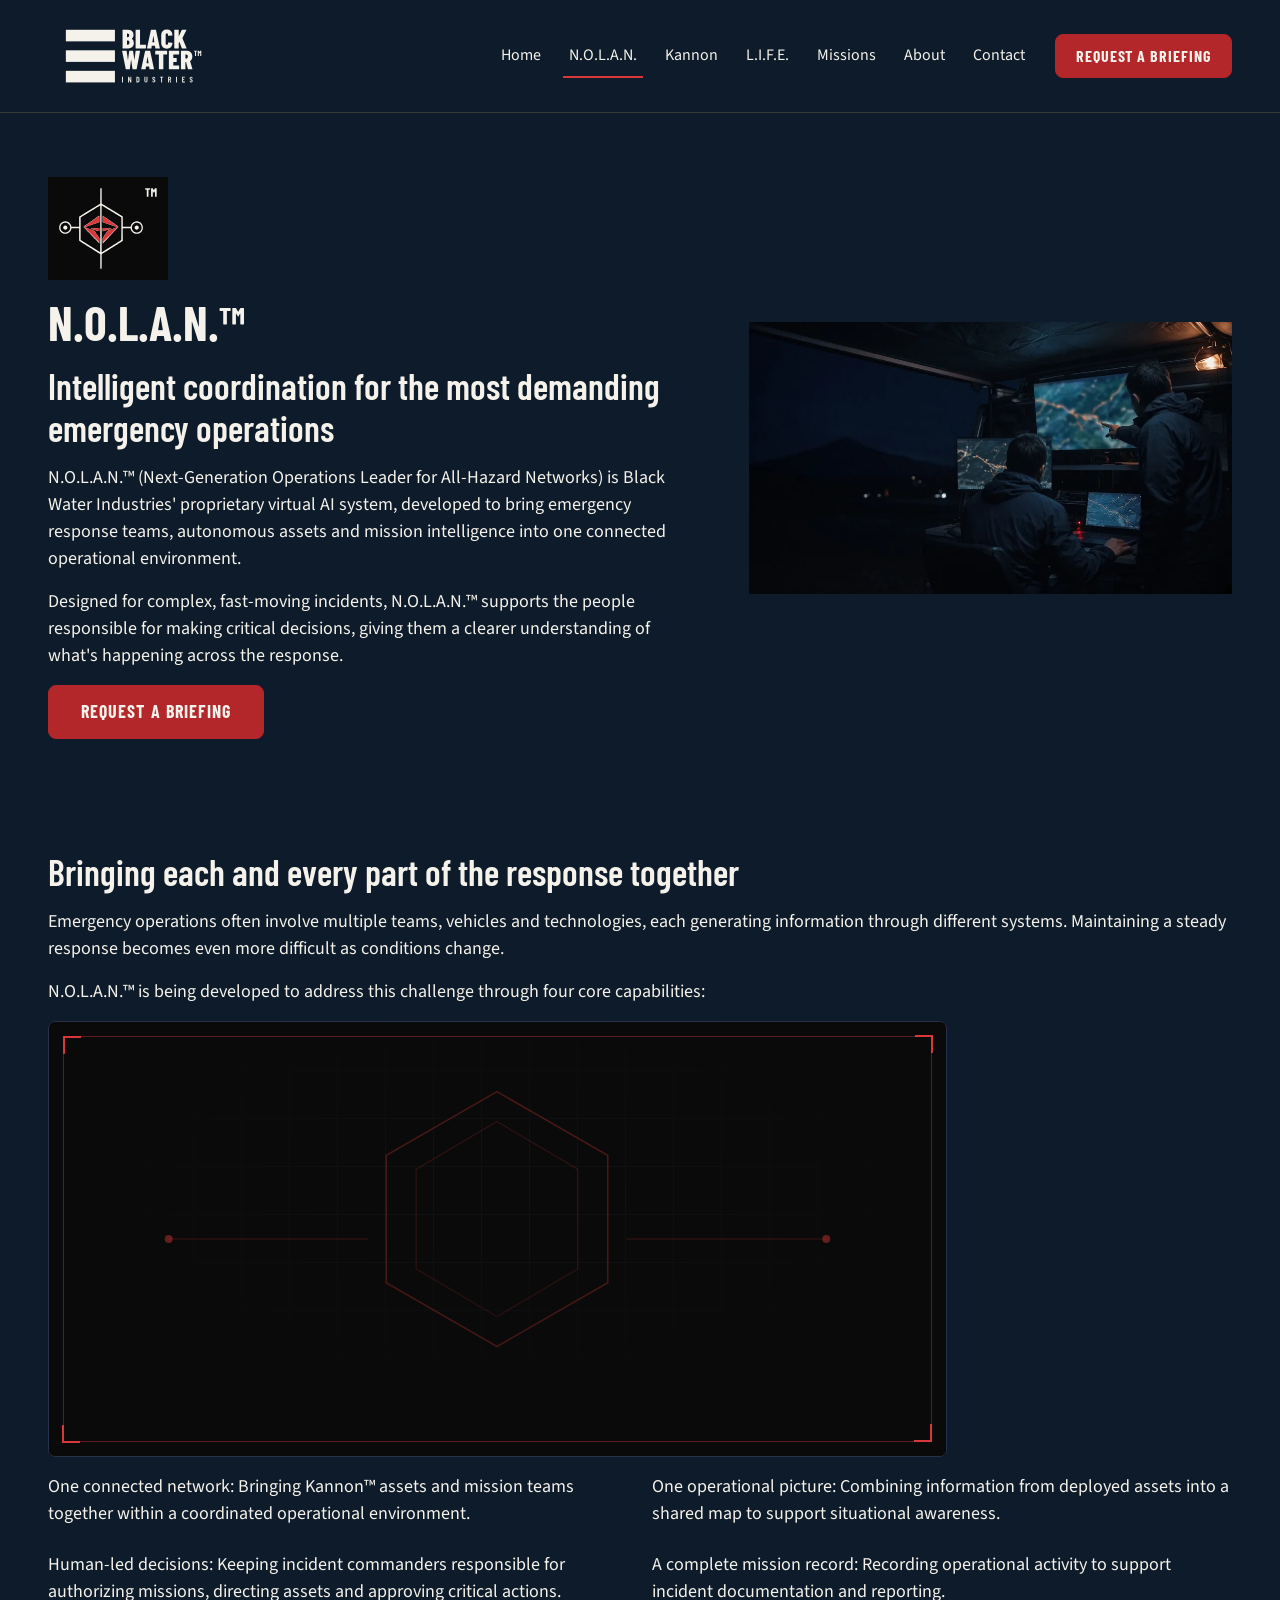
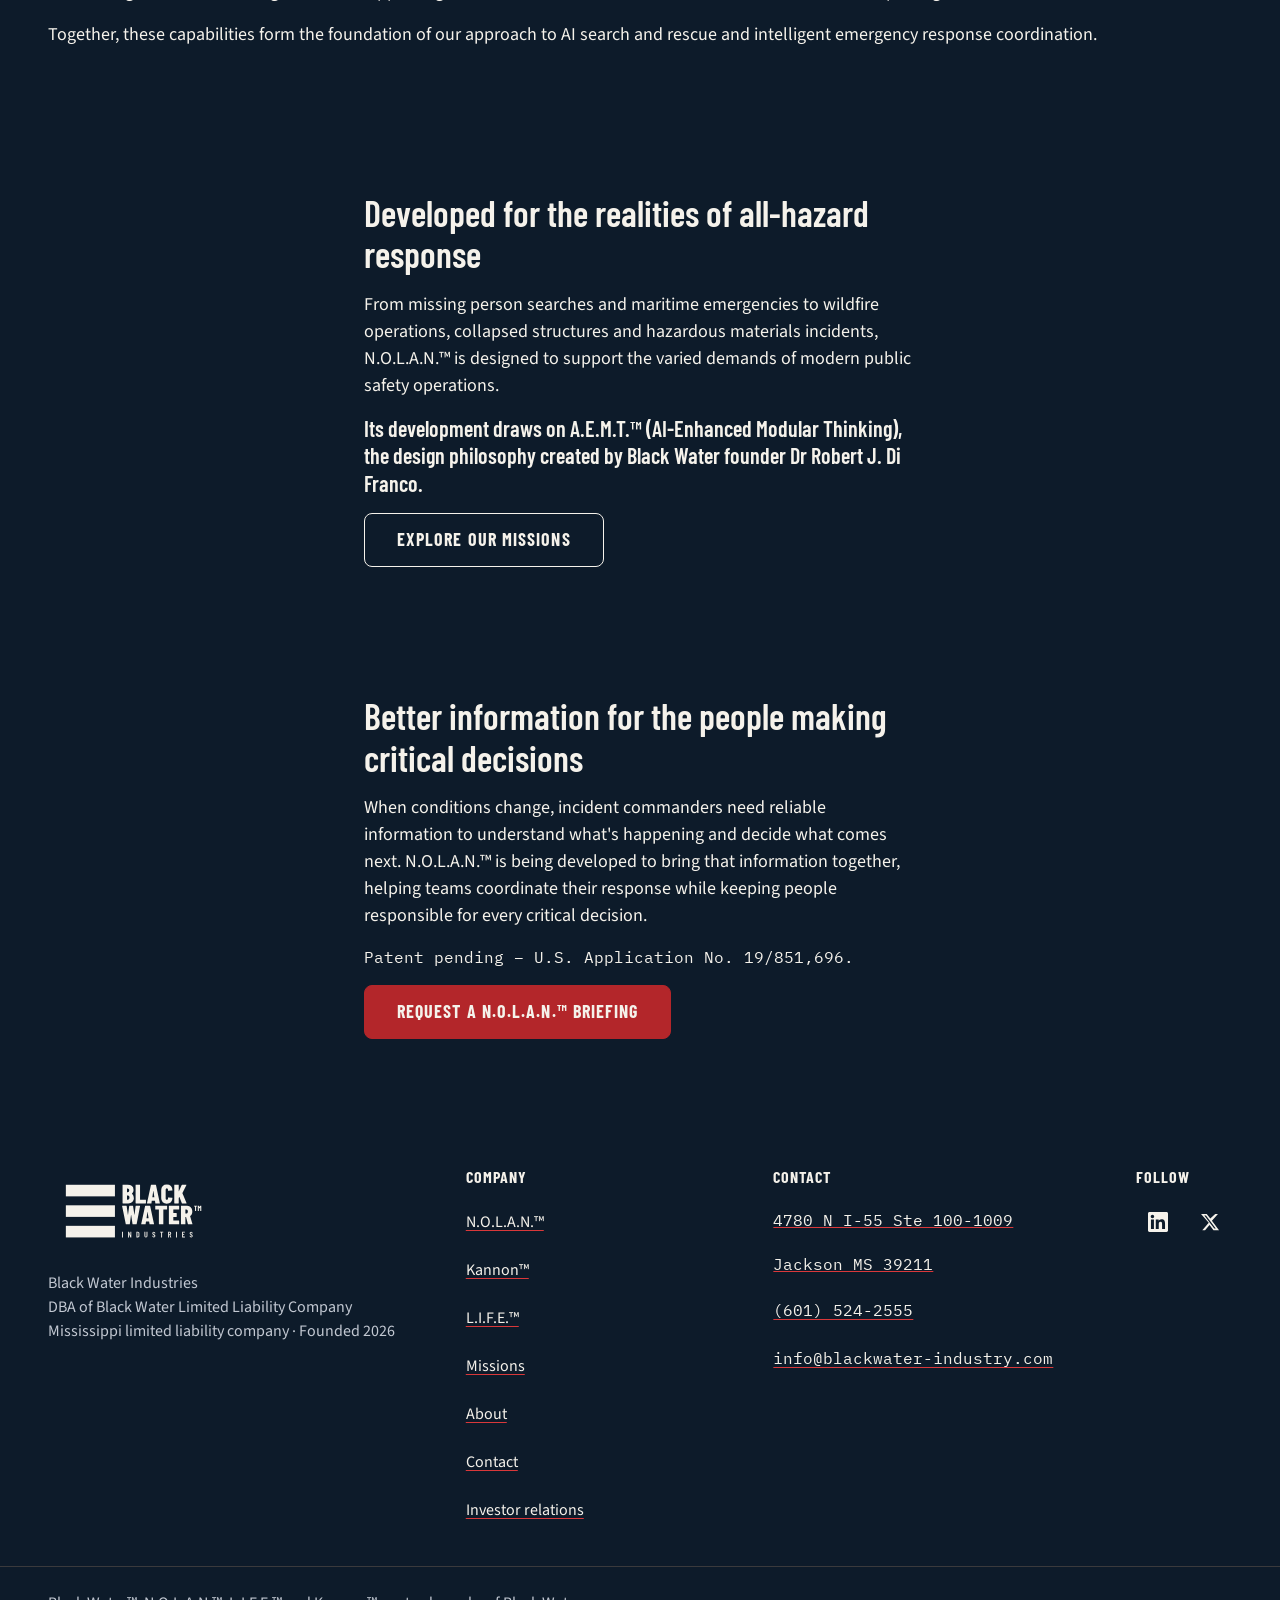
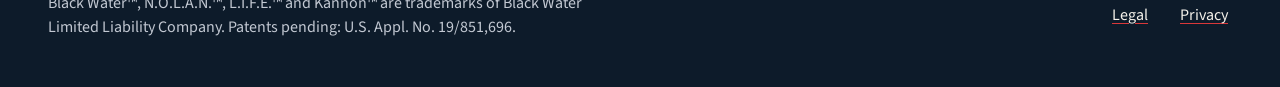
<file: nolan.html>
<!doctype html><html lang="en"><head><meta charset="utf-8"><meta name="viewport" content="width=device-width,initial-scale=1"><title>N.O.L.A.N.™ AI backbone | Black Water Industries</title><meta name="description" content="N.O.L.A.N.™ is the AI backbone being developed to collaborate with the mission team. It is not offered as a licensed service."><meta name="keywords" content="emergency response systems (1k), best personal emergency response system (90), emergency response notification system (70), AI search and rescue (20), emergency response technology (70), search and rescue gps systems (40), public safety technology (480), disaster response technology (20)"><link rel="stylesheet" href="assets/style.css"><link rel="stylesheet" href="assets/css/final.css"><link rel="canonical" href="https://blackwater-industry.com/nolan"><link rel="icon" href="favicon.ico" sizes="any"><link rel="icon" type="image/png" sizes="32x32" href="assets/icons/favicon-32.png"><link rel="icon" type="image/png" sizes="16x16" href="assets/icons/favicon-16.png"><link rel="apple-touch-icon" href="assets/icons/apple-touch-icon.png"><link rel="manifest" href="site.webmanifest"><meta name="theme-color" content="#0D1B2A"><meta property="og:type" content="website"><meta property="og:site_name" content="Black Water Industries"><meta property="og:title" content="N.O.L.A.N.™ AI backbone | Black Water Industries"><meta property="og:description" content="N.O.L.A.N.™ is the AI backbone being developed to collaborate with the mission team. It is not offered as a licensed service."><meta property="og:url" content="https://blackwater-industry.com/nolan"><meta property="og:image" content="https://blackwater-industry.com/assets/og-image.png"><meta property="og:image:width" content="1200"><meta property="og:image:height" content="630"><meta property="og:image:alt" content="Black Water Industries logo"><meta name="twitter:card" content="summary_large_image"><meta name="twitter:site" content="@BlackWater_Indy"><meta name="twitter:image" content="https://blackwater-industry.com/assets/og-image.png"><meta name="twitter:title" content="N.O.L.A.N.™ AI backbone | Black Water Industries"><meta name="twitter:description" content="N.O.L.A.N.™ is the AI backbone being developed to collaborate with the mission team. It is not offered as a licensed service."><script src="assets/js/site.js" defer></script><script type="application/ld+json">{"@context":"https://schema.org","@graph":[{"@type":"Organization","@id":"https://blackwater-industry.com/#organization","name":"Black Water Industries","legalName":"Black Water Limited Liability Company","url":"https://blackwater-industry.com/","logo":"https://blackwater-industry.com/assets/img/logo/black_water_icon_tm_512.png","email":"info@blackwater-industry.com","telephone":"+1-601-524-2555","address":{"@type":"PostalAddress","streetAddress":"4780 N I-55 Ste 100-1009","addressLocality":"Jackson","addressRegion":"MS","postalCode":"39211","addressCountry":"US"},"sameAs":["https://www.linkedin.com/company/black-water-industries","https://x.com/BlackWater_Indy"]},{"@type":"WebSite","@id":"https://blackwater-industry.com/#website","name":"Black Water Industries","url":"https://blackwater-industry.com/","publisher":{"@id":"https://blackwater-industry.com/#organization"}},{"@type":"WebPage","@id":"https://blackwater-industry.com/nolan#webpage","url":"https://blackwater-industry.com/nolan","name":"N.O.L.A.N.™ AI backbone | Black Water Industries","description":"N.O.L.A.N.™ is the AI backbone being developed to collaborate with the mission team. It is not offered as a licensed service.","isPartOf":{"@id":"https://blackwater-industry.com/#website"},"publisher":{"@id":"https://blackwater-industry.com/#organization"}}]}</script></head><body>
<a class="skip" href="#main">Skip to content</a>
<header class="site-header"><div class="wrap"><a class="brand" href="/" aria-label="Black Water Industries home"><img src="assets/img/logo/bw_primary_bone_transparent_tm.svg" alt="Black Water Industries" width="753" height="396"></a><nav class="desk-nav" aria-label="Primary"><a href="/">Home</a><a href="/nolan" class="on">N.O.L.A.N.</a><a href="/kannon">Kannon</a><a href="/life">L.I.F.E.</a><a href="/missions">Missions</a><a href="/about">About</a><a href="/contact">Contact</a></nav><a class="btn btn-primary btn-header" href="/contact#briefing-form">Request a briefing</a><details class="nav-drawer"><summary aria-label="Menu"><span class="bars"></span></summary><div class="nav-panel"><a class="nav-link" href="/">Home</a><a class="nav-link" href="/nolan">N.O.L.A.N.</a><a class="nav-link" href="/kannon">Kannon</a><a class="nav-link" href="/life">L.I.F.E.</a><a class="nav-link" href="/missions">Missions</a><a class="nav-link" href="/about">About</a><a class="nav-link" href="/contact">Contact</a><a class="btn btn-primary" href="/contact#briefing-form">Request a briefing</a></div></details></div></header>
<main id="main"><div class="hero"><div class="wrap hero-split"><div><img class="mark symbol" src="assets/img/approved/nolan/nolan_symbol_dark.svg" alt="N.O.L.A.N. symbol" width="860" height="738"><h1>N.O.L.A.N.™</h1><h2>Intelligent coordination for the most demanding emergency operations</h2><p>N.O.L.A.N.™ (Next-Generation Operations Leader for All-Hazard Networks) is Black Water Industries&#x27; proprietary virtual AI system, developed to bring emergency response teams, autonomous assets and mission intelligence into one connected operational environment.</p><p>Designed for complex, fast-moving incidents, N.O.L.A.N.™ supports the people responsible for making critical decisions, giving them a clearer understanding of what&#x27;s happening across the response.</p><div class="actions"><a class="btn btn-primary" href="/contact#briefing-form">Request a briefing</a></div></div><figure class="still"><img src="assets/img/vision/02_command_1920.webp" srcset="assets/img/vision/02_command_960.webp 960w, assets/img/vision/02_command_1920.webp 1920w" sizes="(max-width: 1023px) 100vw, 42vw" width="1920" height="1080" alt="Two operators at a field desk at night, reviewing maps on screens under a canopy."></figure></div></div><section class="band"><div class="wrap"><h2>Bringing each and every part of the response together</h2><p>Emergency operations often involve multiple teams, vehicles and technologies, each generating information through different systems. Maintaining a steady response becomes even more difficult as conditions change.</p><p>N.O.L.A.N.™ is being developed to address this challenge through four core capabilities:</p><img class="tile" src="assets/img/line-art/bw_lineart_nolan_tile.svg" width="899" height="436" alt="Line drawing of a hexagon on a dark field"><div class="cap-grid"><p>One connected network: Bringing Kannon™ assets and mission teams together within a coordinated operational environment.</p><p>One operational picture: Combining information from deployed assets into a shared map to support situational awareness.</p><p>Human-led decisions: Keeping incident commanders responsible for authorizing missions, directing assets and approving critical actions.</p><p>A complete mission record: Recording operational activity to support incident documentation and reporting.</p></div><p>Together, these capabilities form the foundation of our approach to AI search and rescue and intelligent emergency response coordination.</p></div></section><section class="band"><div class="wrap prose"><h2>Developed for the realities of all-hazard response</h2><p>From missing person searches and maritime emergencies to wildfire operations, collapsed structures and hazardous materials incidents, N.O.L.A.N.™ is designed to support the varied demands of modern public safety operations.</p><h3 class="subhead">Its development draws on A.E.M.T.™ (AI-Enhanced Modular Thinking), the design philosophy created by Black Water founder Dr Robert J. Di Franco.</h3><div class="actions"><a class="btn btn-secondary" href="/missions">Explore our missions</a></div></div></section><section class="band"><div class="wrap prose"><h2>Better information for the people making critical decisions</h2><p>When conditions change, incident commanders need reliable information to understand what&#x27;s happening and decide what comes next. N.O.L.A.N.™ is being developed to bring that information together, helping teams coordinate their response while keeping people responsible for every critical decision.</p><p class="patent-line">Patent pending – U.S. Application No. 19/851,696.</p><div class="actions"><a class="btn btn-primary" href="/contact?topic=nolan#briefing-form">Request a N.O.L.A.N.™ briefing</a></div></div></section></main><footer class="site-footer"><div class="wrap foot-grid"><div><img class="foot-logo" src="assets/img/logo/bw_primary_bone_transparent_tm.svg" alt="Black Water Industries" width="753" height="396"><p class="foot-id">Black Water Industries</p><p class="foot-id">DBA of Black Water Limited Liability Company</p><p class="foot-id">Mississippi limited liability company · Founded 2026</p></div><div class="col"><p class="col-head">COMPANY</p><a href="/nolan">N.O.L.A.N.™</a><a href="/kannon">Kannon™</a><a href="/life">L.I.F.E.™</a><a href="/missions">Missions</a><a href="/about">About</a><a href="/contact">Contact</a><a href="/investors">Investor relations</a></div><div class="col"><p class="col-head">CONTACT</p><address><span>4780 N I-55 Ste 100-1009</span><span>Jackson MS 39211</span><a href="tel:+16015242555">(601) 524-2555</a><a href="mailto:info@blackwater-industry.com">info@blackwater-industry.com</a></address></div><div class="col"><p class="col-head">FOLLOW</p><div class="follow"><a class="social" href="https://www.linkedin.com/company/black-water-industries" target="_blank" rel="noopener" aria-label="LinkedIn"><svg viewBox="0 0 24 24" aria-hidden="true" focusable="false"><path fill="currentColor" d="M20.447 20.452h-3.554v-5.569c0-1.328-.027-3.037-1.852-3.037-1.853 0-2.136 1.445-2.136 2.939v5.667H9.351V9h3.414v1.561h.046c.477-.9 1.637-1.85 3.37-1.85 3.601 0 4.267 2.37 4.267 5.455v6.286zM5.337 7.433c-1.144 0-2.063-.926-2.063-2.065 0-1.138.92-2.063 2.063-2.063 1.14 0 2.064.925 2.064 2.063 0 1.139-.925 2.065-2.064 2.065zm1.782 13.019H3.555V9h3.564v11.452zM22.225 0H1.771C.792 0 0 .774 0 1.729v20.542C0 23.227.792 24 1.771 24h20.451C23.2 24 24 23.227 24 22.271V1.729C24 .774 23.2 0 22.222 0h.003z"/></svg></a><a class="social" href="https://x.com/BlackWater_Indy" target="_blank" rel="noopener" aria-label="X"><svg viewBox="0 0 24 24" aria-hidden="true" focusable="false"><path fill="currentColor" d="M18.244 2.25h3.308l-7.227 8.26 8.502 11.24H16.17l-4.714-6.231-5.401 6.231H2.744l7.727-8.835L1.254 2.25H8.08l4.253 5.622L18.244 2.25zm-1.161 17.52h1.833L7.084 4.126H5.117z"/></svg></a></div></div></div><div class="wrap legal-row"><p>Black Water™, N.O.L.A.N.™, L.I.F.E.™ and Kannon™ are trademarks of Black Water Limited Liability Company. Patents pending: U.S. Appl. No. 19/851,696.</p><p class="legal-links"><a href="/legal">Legal</a><a href="/privacy">Privacy</a></p></div></footer></body></html>
</file>
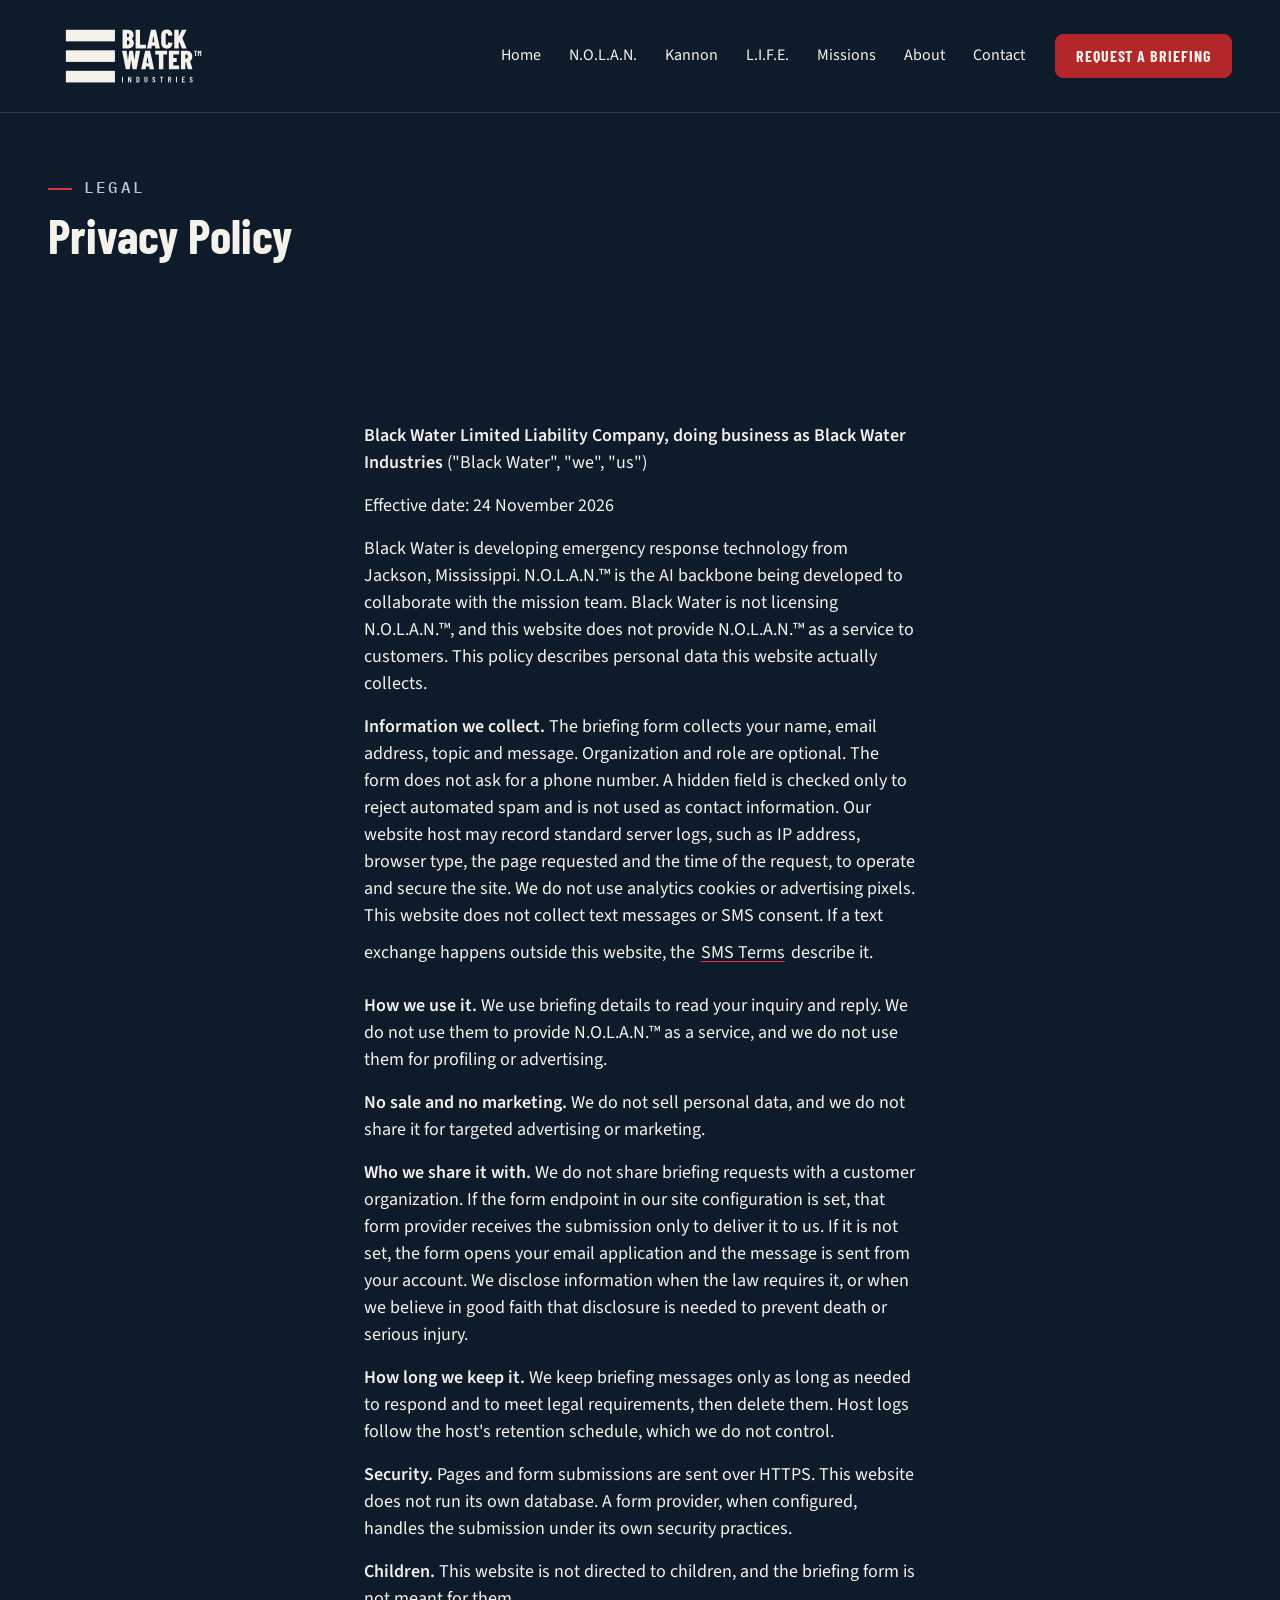
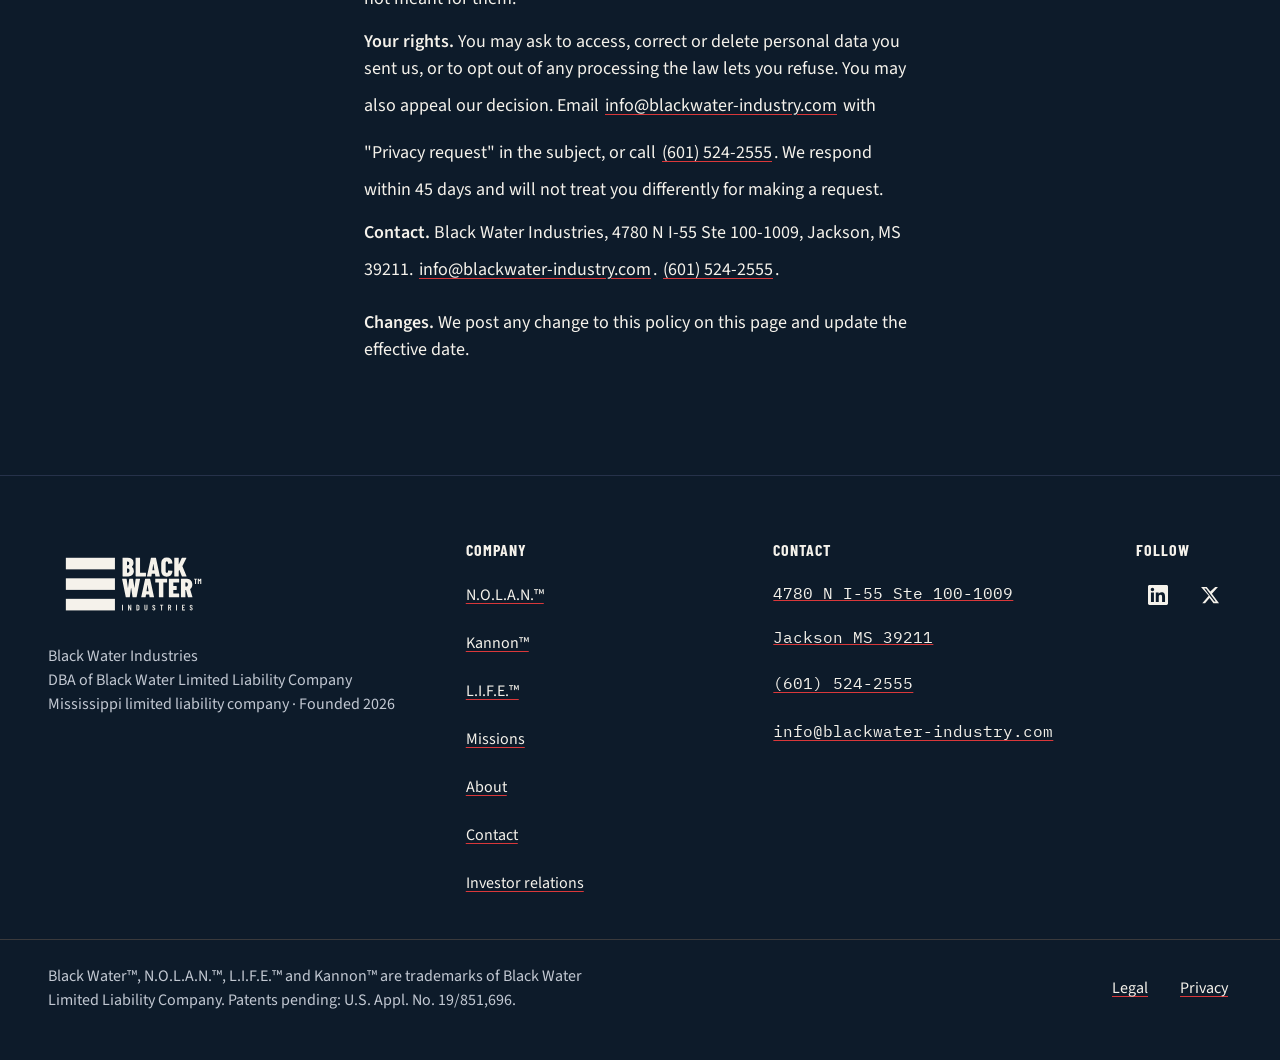
<file: privacy.html>
<!doctype html><html lang="en"><head><meta charset="utf-8"><meta name="viewport" content="width=device-width,initial-scale=1"><title>Privacy Policy | Black Water Industries</title><meta name="description" content="How this website handles briefing-form fields and host logs. Black Water is not licensing N.O.L.A.N.™ as a service."><link rel="stylesheet" href="assets/style.css"><link rel="stylesheet" href="assets/css/final.css"><link rel="canonical" href="https://blackwater-industry.com/privacy"><link rel="icon" href="favicon.ico" sizes="any"><link rel="icon" type="image/png" sizes="32x32" href="assets/icons/favicon-32.png"><link rel="icon" type="image/png" sizes="16x16" href="assets/icons/favicon-16.png"><link rel="apple-touch-icon" href="assets/icons/apple-touch-icon.png"><link rel="manifest" href="site.webmanifest"><meta name="theme-color" content="#0D1B2A"><meta property="og:type" content="website"><meta property="og:site_name" content="Black Water Industries"><meta property="og:title" content="Privacy Policy | Black Water Industries"><meta property="og:description" content="How this website handles briefing-form fields and host logs. Black Water is not licensing N.O.L.A.N.™ as a service."><meta property="og:url" content="https://blackwater-industry.com/privacy"><meta property="og:image" content="https://blackwater-industry.com/assets/og-image.png"><meta property="og:image:width" content="1200"><meta property="og:image:height" content="630"><meta property="og:image:alt" content="Black Water Industries logo"><meta name="twitter:card" content="summary_large_image"><meta name="twitter:site" content="@BlackWater_Indy"><meta name="twitter:image" content="https://blackwater-industry.com/assets/og-image.png"><meta name="twitter:title" content="Privacy Policy | Black Water Industries"><meta name="twitter:description" content="How this website handles briefing-form fields and host logs. Black Water is not licensing N.O.L.A.N.™ as a service."><script src="assets/js/site.js" defer></script><script type="application/ld+json">{"@context":"https://schema.org","@graph":[{"@type":"Organization","@id":"https://blackwater-industry.com/#organization","name":"Black Water Industries","legalName":"Black Water Limited Liability Company","url":"https://blackwater-industry.com/","logo":"https://blackwater-industry.com/assets/img/logo/black_water_icon_tm_512.png","email":"info@blackwater-industry.com","telephone":"+1-601-524-2555","address":{"@type":"PostalAddress","streetAddress":"4780 N I-55 Ste 100-1009","addressLocality":"Jackson","addressRegion":"MS","postalCode":"39211","addressCountry":"US"},"sameAs":["https://www.linkedin.com/company/black-water-industries","https://x.com/BlackWater_Indy"]},{"@type":"WebSite","@id":"https://blackwater-industry.com/#website","name":"Black Water Industries","url":"https://blackwater-industry.com/","publisher":{"@id":"https://blackwater-industry.com/#organization"}},{"@type":"WebPage","@id":"https://blackwater-industry.com/privacy#webpage","url":"https://blackwater-industry.com/privacy","name":"Privacy Policy | Black Water Industries","description":"How this website handles briefing-form fields and host logs. Black Water is not licensing N.O.L.A.N.™ as a service.","isPartOf":{"@id":"https://blackwater-industry.com/#website"},"publisher":{"@id":"https://blackwater-industry.com/#organization"}}]}</script></head><body>
<a class="skip" href="#main">Skip to content</a>
<header class="site-header"><div class="wrap"><a class="brand" href="/" aria-label="Black Water Industries home"><img src="assets/img/logo/bw_primary_bone_transparent_tm.svg" alt="Black Water Industries" width="753" height="396"></a><nav class="desk-nav" aria-label="Primary"><a href="/">Home</a><a href="/nolan">N.O.L.A.N.</a><a href="/kannon">Kannon</a><a href="/life">L.I.F.E.</a><a href="/missions">Missions</a><a href="/about">About</a><a href="/contact">Contact</a></nav><a class="btn btn-primary btn-header" href="/contact#briefing-form">Request a briefing</a><details class="nav-drawer"><summary aria-label="Menu"><span class="bars"></span></summary><div class="nav-panel"><a class="nav-link" href="/">Home</a><a class="nav-link" href="/nolan">N.O.L.A.N.</a><a class="nav-link" href="/kannon">Kannon</a><a class="nav-link" href="/life">L.I.F.E.</a><a class="nav-link" href="/missions">Missions</a><a class="nav-link" href="/about">About</a><a class="nav-link" href="/contact">Contact</a><a class="btn btn-primary" href="/contact#briefing-form">Request a briefing</a></div></details></div></header>
<main id="main"><div class="hero"><div class="wrap"><p class="kicker">LEGAL</p><h1>Privacy Policy</h1></div></div><section><div class="wrap legal-doc">
<p><b>Black Water Limited Liability Company, doing business as Black Water Industries</b> ("Black Water", "we", "us")</p>
<p>Effective date: 24 November 2026</p>
<p>Black Water is developing emergency response technology from Jackson, Mississippi. N.O.L.A.N.™ is the AI backbone being developed to collaborate with the mission team. Black Water is not licensing N.O.L.A.N.™, and this website does not provide N.O.L.A.N.™ as a service to customers. This policy describes personal data this website actually collects.</p>
<p><b>Information we collect.</b> The briefing form collects your name, email address, topic and message. Organization and role are optional. The form does not ask for a phone number. A hidden field is checked only to reject automated spam and is not used as contact information. Our website host may record standard server logs, such as IP address, browser type, the page requested and the time of the request, to operate and secure the site. We do not use analytics cookies or advertising pixels. This website does not collect text messages or SMS consent. If a text exchange happens outside this website, the <a href="/sms-terms">SMS Terms</a> describe it.</p>
<p><b>How we use it.</b> We use briefing details to read your inquiry and reply. We do not use them to provide N.O.L.A.N.™ as a service, and we do not use them for profiling or advertising.</p>
<p><b>No sale and no marketing.</b> We do not sell personal data, and we do not share it for targeted advertising or marketing.</p>
<p><b>Who we share it with.</b> We do not share briefing requests with a customer organization. If the form endpoint in our site configuration is set, that form provider receives the submission only to deliver it to us. If it is not set, the form opens your email application and the message is sent from your account. We disclose information when the law requires it, or when we believe in good faith that disclosure is needed to prevent death or serious injury.</p>
<p><b>How long we keep it.</b> We keep briefing messages only as long as needed to respond and to meet legal requirements, then delete them. Host logs follow the host's retention schedule, which we do not control.</p>
<p><b>Security.</b> Pages and form submissions are sent over HTTPS. This website does not run its own database. A form provider, when configured, handles the submission under its own security practices.</p>
<p><b>Children.</b> This website is not directed to children, and the briefing form is not meant for them.</p>
<p><b>Your rights.</b> You may ask to access, correct or delete personal data you sent us, or to opt out of any processing the law lets you refuse. You may also appeal our decision. Email <a href="mailto:info@blackwater-industry.com">info@blackwater-industry.com</a> with "Privacy request" in the subject, or call <a href="tel:+16015242555">(601) 524-2555</a>. We respond within 45 days and will not treat you differently for making a request.</p>
<p><b>Contact.</b> Black Water Industries, 4780 N I-55 Ste 100-1009, Jackson, MS 39211. <a href="mailto:info@blackwater-industry.com">info@blackwater-industry.com</a>. <a href="tel:+16015242555">(601) 524-2555</a>.</p>
<p><b>Changes.</b> We post any change to this policy on this page and update the effective date.</p>
</div></section></main><footer class="site-footer"><div class="wrap foot-grid"><div><img class="foot-logo" src="assets/img/logo/bw_primary_bone_transparent_tm.svg" alt="Black Water Industries" width="753" height="396"><p class="foot-id">Black Water Industries</p><p class="foot-id">DBA of Black Water Limited Liability Company</p><p class="foot-id">Mississippi limited liability company · Founded 2026</p></div><div class="col"><p class="col-head">COMPANY</p><a href="/nolan">N.O.L.A.N.™</a><a href="/kannon">Kannon™</a><a href="/life">L.I.F.E.™</a><a href="/missions">Missions</a><a href="/about">About</a><a href="/contact">Contact</a><a href="/investors">Investor relations</a></div><div class="col"><p class="col-head">CONTACT</p><address><span>4780 N I-55 Ste 100-1009</span><span>Jackson MS 39211</span><a href="tel:+16015242555">(601) 524-2555</a><a href="mailto:info@blackwater-industry.com">info@blackwater-industry.com</a></address></div><div class="col"><p class="col-head">FOLLOW</p><div class="follow"><a class="social" href="https://www.linkedin.com/company/black-water-industries" target="_blank" rel="noopener" aria-label="LinkedIn"><svg viewBox="0 0 24 24" aria-hidden="true" focusable="false"><path fill="currentColor" d="M20.447 20.452h-3.554v-5.569c0-1.328-.027-3.037-1.852-3.037-1.853 0-2.136 1.445-2.136 2.939v5.667H9.351V9h3.414v1.561h.046c.477-.9 1.637-1.85 3.37-1.85 3.601 0 4.267 2.37 4.267 5.455v6.286zM5.337 7.433c-1.144 0-2.063-.926-2.063-2.065 0-1.138.92-2.063 2.063-2.063 1.14 0 2.064.925 2.064 2.063 0 1.139-.925 2.065-2.064 2.065zm1.782 13.019H3.555V9h3.564v11.452zM22.225 0H1.771C.792 0 0 .774 0 1.729v20.542C0 23.227.792 24 1.771 24h20.451C23.2 24 24 23.227 24 22.271V1.729C24 .774 23.2 0 22.222 0h.003z"/></svg></a><a class="social" href="https://x.com/BlackWater_Indy" target="_blank" rel="noopener" aria-label="X"><svg viewBox="0 0 24 24" aria-hidden="true" focusable="false"><path fill="currentColor" d="M18.244 2.25h3.308l-7.227 8.26 8.502 11.24H16.17l-4.714-6.231-5.401 6.231H2.744l7.727-8.835L1.254 2.25H8.08l4.253 5.622L18.244 2.25zm-1.161 17.52h1.833L7.084 4.126H5.117z"/></svg></a></div></div></div><div class="wrap legal-row"><p>Black Water™, N.O.L.A.N.™, L.I.F.E.™ and Kannon™ are trademarks of Black Water Limited Liability Company. Patents pending: U.S. Appl. No. 19/851,696.</p><p class="legal-links"><a href="/legal">Legal</a><a href="/privacy">Privacy</a></p></div></footer></body></html>
</file>
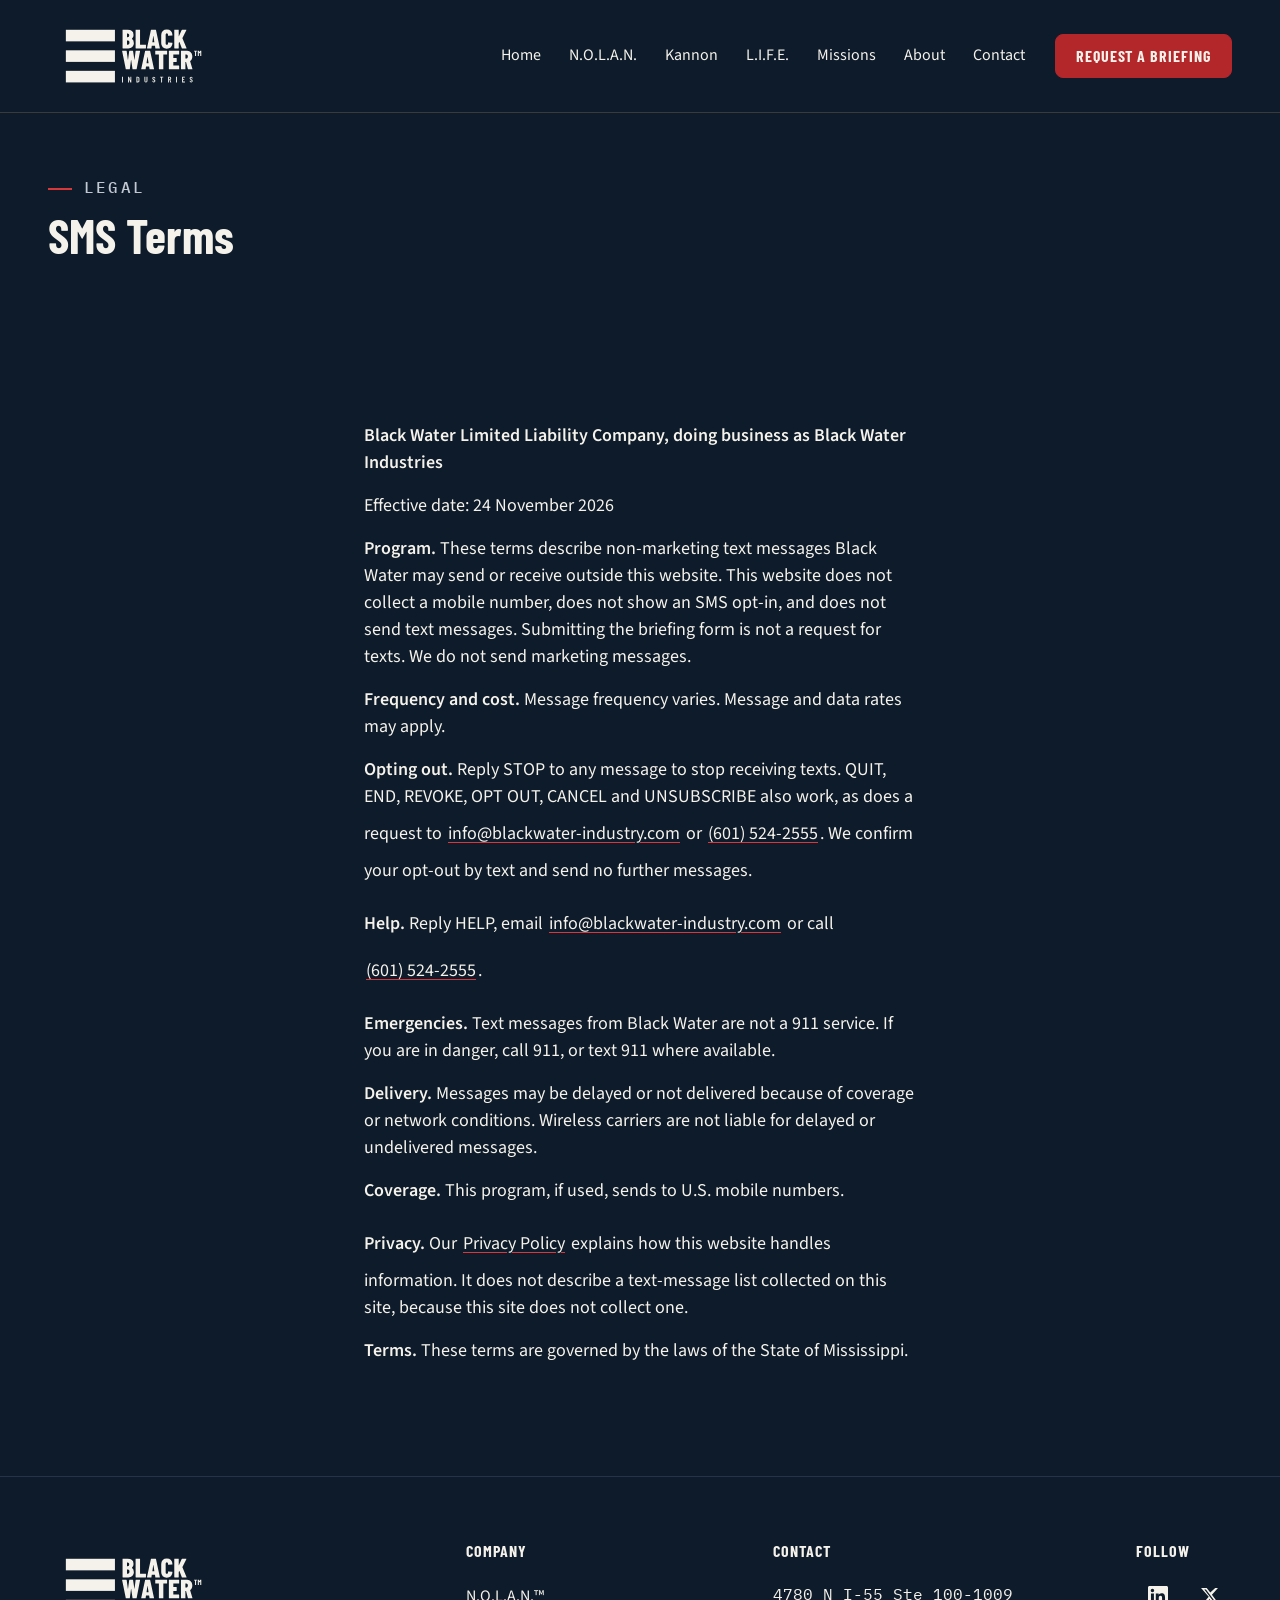
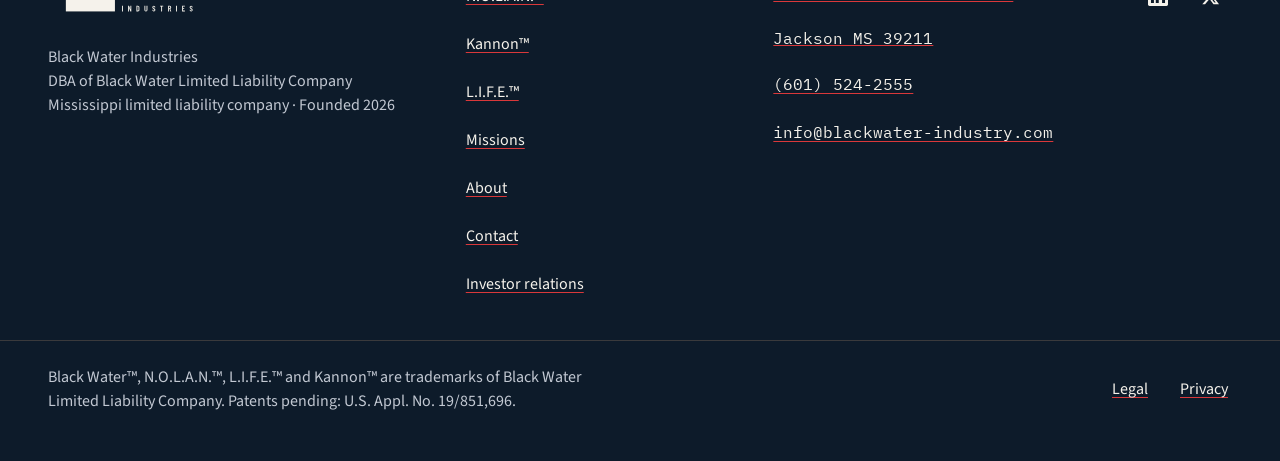
<file: sms-terms.html>
<!doctype html><html lang="en"><head><meta charset="utf-8"><meta name="viewport" content="width=device-width,initial-scale=1"><title>SMS Terms | Black Water Industries</title><meta name="description" content="Text-message terms for Black Water Industries. This website does not collect a mobile number or SMS consent."><link rel="stylesheet" href="assets/style.css"><link rel="stylesheet" href="assets/css/final.css"><link rel="canonical" href="https://blackwater-industry.com/sms-terms"><link rel="icon" href="favicon.ico" sizes="any"><link rel="icon" type="image/png" sizes="32x32" href="assets/icons/favicon-32.png"><link rel="icon" type="image/png" sizes="16x16" href="assets/icons/favicon-16.png"><link rel="apple-touch-icon" href="assets/icons/apple-touch-icon.png"><link rel="manifest" href="site.webmanifest"><meta name="theme-color" content="#0D1B2A"><meta property="og:type" content="website"><meta property="og:site_name" content="Black Water Industries"><meta property="og:title" content="SMS Terms | Black Water Industries"><meta property="og:description" content="Text-message terms for Black Water Industries. This website does not collect a mobile number or SMS consent."><meta property="og:url" content="https://blackwater-industry.com/sms-terms"><meta property="og:image" content="https://blackwater-industry.com/assets/og-image.png"><meta property="og:image:width" content="1200"><meta property="og:image:height" content="630"><meta property="og:image:alt" content="Black Water Industries logo"><meta name="twitter:card" content="summary_large_image"><meta name="twitter:site" content="@BlackWater_Indy"><meta name="twitter:image" content="https://blackwater-industry.com/assets/og-image.png"><meta name="twitter:title" content="SMS Terms | Black Water Industries"><meta name="twitter:description" content="Text-message terms for Black Water Industries. This website does not collect a mobile number or SMS consent."><script type="application/ld+json">{"@context":"https://schema.org","@graph":[{"@type":"Organization","@id":"https://blackwater-industry.com/#organization","name":"Black Water Industries","legalName":"Black Water Limited Liability Company","url":"https://blackwater-industry.com/","logo":"https://blackwater-industry.com/assets/img/logo/black_water_icon_tm_512.png","email":"info@blackwater-industry.com","telephone":"+1-601-524-2555","address":{"@type":"PostalAddress","streetAddress":"4780 N I-55 Ste 100-1009","addressLocality":"Jackson","addressRegion":"MS","postalCode":"39211","addressCountry":"US"},"sameAs":["https://www.linkedin.com/company/black-water-industries","https://x.com/BlackWater_Indy"]},{"@type":"WebSite","@id":"https://blackwater-industry.com/#website","name":"Black Water Industries","url":"https://blackwater-industry.com/","publisher":{"@id":"https://blackwater-industry.com/#organization"}},{"@type":"WebPage","@id":"https://blackwater-industry.com/sms-terms#webpage","url":"https://blackwater-industry.com/sms-terms","name":"SMS Terms | Black Water Industries","description":"Text-message terms for Black Water Industries. This website does not collect a mobile number or SMS consent.","isPartOf":{"@id":"https://blackwater-industry.com/#website"},"publisher":{"@id":"https://blackwater-industry.com/#organization"}}]}</script><script src="assets/js/site.js" defer></script></head><body>
<a class="skip" href="#main">Skip to content</a>
<header class="site-header"><div class="wrap"><a class="brand" href="/" aria-label="Black Water Industries home"><img src="assets/img/logo/bw_primary_bone_transparent_tm.svg" alt="Black Water Industries" width="753" height="396"></a><nav class="desk-nav" aria-label="Primary"><a href="/">Home</a><a href="/nolan">N.O.L.A.N.</a><a href="/kannon">Kannon</a><a href="/life">L.I.F.E.</a><a href="/missions">Missions</a><a href="/about">About</a><a href="/contact">Contact</a></nav><a class="btn btn-primary btn-header" href="/contact#briefing-form">Request a briefing</a><details class="nav-drawer"><summary aria-label="Menu"><span class="bars"></span></summary><div class="nav-panel"><a class="nav-link" href="/">Home</a><a class="nav-link" href="/nolan">N.O.L.A.N.</a><a class="nav-link" href="/kannon">Kannon</a><a class="nav-link" href="/life">L.I.F.E.</a><a class="nav-link" href="/missions">Missions</a><a class="nav-link" href="/about">About</a><a class="nav-link" href="/contact">Contact</a><a class="btn btn-primary" href="/contact#briefing-form">Request a briefing</a></div></details></div></header><main id="main"><div class="hero"><div class="wrap"><p class="kicker">LEGAL</p><h1>SMS Terms</h1></div></div><section><div class="wrap legal-doc">
<p><b>Black Water Limited Liability Company, doing business as Black Water Industries</b></p>
<p>Effective date: 24 November 2026</p>
<p><b>Program.</b> These terms describe non-marketing text messages Black Water may send or receive outside this website. This website does not collect a mobile number, does not show an SMS opt-in, and does not send text messages. Submitting the briefing form is not a request for texts. We do not send marketing messages.</p>
<p><b>Frequency and cost.</b> Message frequency varies. Message and data rates may apply.</p>
<p><b>Opting out.</b> Reply STOP to any message to stop receiving texts. QUIT, END, REVOKE, OPT OUT, CANCEL and UNSUBSCRIBE also work, as does a request to <a href="mailto:info@blackwater-industry.com">info@blackwater-industry.com</a> or <a href="tel:+16015242555">(601) 524-2555</a>. We confirm your opt-out by text and send no further messages.</p>
<p><b>Help.</b> Reply HELP, email <a href="mailto:info@blackwater-industry.com">info@blackwater-industry.com</a> or call <a href="tel:+16015242555">(601) 524-2555</a>.</p>
<p><b>Emergencies.</b> Text messages from Black Water are not a 911 service. If you are in danger, call 911, or text 911 where available.</p>
<p><b>Delivery.</b> Messages may be delayed or not delivered because of coverage or network conditions. Wireless carriers are not liable for delayed or undelivered messages.</p>
<p><b>Coverage.</b> This program, if used, sends to U.S. mobile numbers.</p>
<p><b>Privacy.</b> Our <a href="/privacy">Privacy Policy</a> explains how this website handles information. It does not describe a text-message list collected on this site, because this site does not collect one.</p>
<p><b>Terms.</b> These terms are governed by the laws of the State of Mississippi.</p>
</div></section></main><footer class="site-footer"><div class="wrap foot-grid"><div><img class="foot-logo" src="assets/img/logo/bw_primary_bone_transparent_tm.svg" alt="Black Water Industries" width="753" height="396"><p class="foot-id">Black Water Industries</p><p class="foot-id">DBA of Black Water Limited Liability Company</p><p class="foot-id">Mississippi limited liability company · Founded 2026</p></div><div class="col"><p class="col-head">COMPANY</p><a href="/nolan">N.O.L.A.N.™</a><a href="/kannon">Kannon™</a><a href="/life">L.I.F.E.™</a><a href="/missions">Missions</a><a href="/about">About</a><a href="/contact">Contact</a><a href="/investors">Investor relations</a></div><div class="col"><p class="col-head">CONTACT</p><address><span>4780 N I-55 Ste 100-1009</span><span>Jackson MS 39211</span><a href="tel:+16015242555">(601) 524-2555</a><a href="mailto:info@blackwater-industry.com">info@blackwater-industry.com</a></address></div><div class="col"><p class="col-head">FOLLOW</p><div class="follow"><a class="social" href="https://www.linkedin.com/company/black-water-industries" target="_blank" rel="noopener" aria-label="LinkedIn"><svg viewBox="0 0 24 24" aria-hidden="true" focusable="false"><path fill="currentColor" d="M20.447 20.452h-3.554v-5.569c0-1.328-.027-3.037-1.852-3.037-1.853 0-2.136 1.445-2.136 2.939v5.667H9.351V9h3.414v1.561h.046c.477-.9 1.637-1.85 3.37-1.85 3.601 0 4.267 2.37 4.267 5.455v6.286zM5.337 7.433c-1.144 0-2.063-.926-2.063-2.065 0-1.138.92-2.063 2.063-2.063 1.14 0 2.064.925 2.064 2.063 0 1.139-.925 2.065-2.064 2.065zm1.782 13.019H3.555V9h3.564v11.452zM22.225 0H1.771C.792 0 0 .774 0 1.729v20.542C0 23.227.792 24 1.771 24h20.451C23.2 24 24 23.227 24 22.271V1.729C24 .774 23.2 0 22.222 0h.003z"/></svg></a><a class="social" href="https://x.com/BlackWater_Indy" target="_blank" rel="noopener" aria-label="X"><svg viewBox="0 0 24 24" aria-hidden="true" focusable="false"><path fill="currentColor" d="M18.244 2.25h3.308l-7.227 8.26 8.502 11.24H16.17l-4.714-6.231-5.401 6.231H2.744l7.727-8.835L1.254 2.25H8.08l4.253 5.622L18.244 2.25zm-1.161 17.52h1.833L7.084 4.126H5.117z"/></svg></a></div></div></div><div class="wrap legal-row"><p>Black Water™, N.O.L.A.N.™, L.I.F.E.™ and Kannon™ are trademarks of Black Water Limited Liability Company. Patents pending: U.S. Appl. No. 19/851,696.</p><p class="legal-links"><a href="/legal">Legal</a><a href="/privacy">Privacy</a></p></div></footer></body></html>
</file>
<file: assets/style.css>
@font-face{font-family:'Barlow Condensed';font-style:normal;font-weight:500;font-display:swap;src:url(fonts/BarlowCondensed-500.woff2) format('woff2');unicode-range:U+0000-00FF,U+0131,U+0152-0153,U+02BB-02BC,U+02C6,U+02DA,U+02DC,U+0304,U+0308,U+0329,U+2000-206F,U+20AC,U+2122,U+2191,U+2193,U+2212,U+2215,U+FEFF,U+FFFD}@font-face{font-family:'Barlow Condensed';font-style:normal;font-weight:700;font-display:swap;src:url(fonts/BarlowCondensed-700.woff2) format('woff2');unicode-range:U+0000-00FF,U+0131,U+0152-0153,U+02BB-02BC,U+02C6,U+02DA,U+02DC,U+0304,U+0308,U+0329,U+2000-206F,U+20AC,U+2122,U+2191,U+2193,U+2212,U+2215,U+FEFF,U+FFFD}@font-face{font-family:'IBM Plex Mono';font-style:normal;font-weight:400;font-display:swap;src:url(fonts/IBMPlexMono-400.woff2) format('woff2');unicode-range:U+0000-00FF,U+0131,U+0152-0153,U+02BB-02BC,U+02C6,U+02DA,U+02DC,U+0304,U+0308,U+0329,U+2000-206F,U+20AC,U+2122,U+2191,U+2193,U+2212,U+2215,U+FEFF,U+FFFD}@font-face{font-family:'IBM Plex Mono';font-style:normal;font-weight:500;font-display:swap;src:url(fonts/IBMPlexMono-500.woff2) format('woff2');unicode-range:U+0000-00FF,U+0131,U+0152-0153,U+02BB-02BC,U+02C6,U+02DA,U+02DC,U+0304,U+0308,U+0329,U+2000-206F,U+20AC,U+2122,U+2191,U+2193,U+2212,U+2215,U+FEFF,U+FFFD}@font-face{font-family:'Source Sans 3';font-style:normal;font-weight:400;font-display:swap;src:url(fonts/SourceSans3-400.woff2) format('woff2');unicode-range:U+0000-00FF,U+0131,U+0152-0153,U+02BB-02BC,U+02C6,U+02DA,U+02DC,U+0304,U+0308,U+0329,U+2000-206F,U+20AC,U+2122,U+2191,U+2193,U+2212,U+2215,U+FEFF,U+FFFD}@font-face{font-family:'Source Sans 3';font-style:normal;font-weight:600;font-display:swap;src:url(fonts/SourceSans3-400.woff2) format('woff2');unicode-range:U+0000-00FF,U+0131,U+0152-0153,U+02BB-02BC,U+02C6,U+02DA,U+02DC,U+0304,U+0308,U+0329,U+2000-206F,U+20AC,U+2122,U+2191,U+2193,U+2212,U+2215,U+FEFF,U+FFFD}:root{--navy-900:#070D17;--navy-800:#0B1626;--navy-700:#111E33;--char-700:#161D29;--line:#26324A;--bone:#F5F2EB;--sec:#C2C8D2;--muted:#9AA3B2;--red:#D9383A;--red-light:#B3262A;--s1:4px;--s2:8px;--s3:12px;--s4:16px;--s5:24px;--s6:32px;--s7:48px;--s8:64px;--s9:96px;--t-xs:13px;--t-sm:15px;--t-base:17px;--t-lg:20px;--t-h3:24px;--t-h2:clamp(32px,4.5vw,52px);--t-h1:clamp(44px,7vw,92px);--wrap:1200px;--wrap-narrow:760px;--radius:6px;--cond:'Barlow Condensed',Arial Narrow,sans-serif-condensed,sans-serif;--mono:'IBM Plex Mono',ui-monospace,Menlo,Consolas,monospace}*{box-sizing:border-box}html{scroll-padding-top:120px}body{margin:0;background:var(--navy-800);color:var(--bone);font:var(--t-base)/1.6 'Source Sans 3',system-ui,-apple-system,'Segoe UI',Roboto,sans-serif}a{color:var(--bone);text-decoration-color:var(--red);text-underline-offset:3px}a:hover{color:#fff}img{max-width:100%;height:auto}address{font-style:normal}.wrap{max-width:var(--wrap);margin:0 auto;padding:0 var(--s5)}.skip{position:absolute;left:-9999px;top:0;background:var(--bone);color:var(--navy-900);padding:10px 16px;z-index:20;font-weight:600}.skip:focus{left:8px;top:8px}a:focus-visible,button:focus-visible,input:focus-visible,select:focus-visible,textarea:focus-visible{outline:3px solid var(--bone);outline-offset:3px}.draft{background:var(--red-light);color:#fff;text-align:center;font:500 12px var(--mono);padding:var(--s1);letter-spacing:.1em}header{position:sticky;top:0;z-index:10;background:rgba(7,13,23,.96);border-bottom:1px solid var(--line)}header .wrap{display:flex;align-items:center;gap:var(--s6);padding-top:var(--s3);padding-bottom:var(--s3)}.brand{display:flex;align-items:center;min-height:44px}.brand-logo img{display:block;width:150px;height:auto}nav{display:flex;gap:var(--s5);margin-left:auto}nav a{display:inline-flex;align-items:center;min-height:44px;color:var(--sec);text-decoration:none;font:500 var(--t-sm) var(--cond);text-transform:uppercase;letter-spacing:.08em;border-bottom:2px solid transparent}nav a:hover,nav a.on{color:var(--bone);border-bottom-color:var(--red)}.btn{display:inline-flex;align-items:center;justify-content:center;min-height:48px;background:var(--red-light);color:#fff;padding:0 var(--s5);border-radius:var(--radius);font:700 17px var(--cond);text-transform:uppercase;letter-spacing:.08em;text-decoration:none;border:1px solid var(--red-light)}.btn:hover{background:#9A1F23;color:#fff}.btn.sm{min-height:44px;font-size:15px;padding:0 var(--s4)}.btn.ghost{background:transparent;border-color:var(--sec);color:var(--bone)}.btn.ghost:hover{border-color:var(--bone)}button.btn:disabled{opacity:1;cursor:not-allowed}h1,h2,h3{font-family:var(--cond);text-transform:uppercase;letter-spacing:.02em;line-height:1.05;margin:0 0 var(--s4)}h1{font-size:var(--t-h1)}h2,.h2{font-size:var(--t-h2)}h3,.h3{font-size:var(--t-h3)}.h-lg{font-size:clamp(30px,3.5vw,42px)}p{margin:0 0 var(--s4)}.kicker{font:500 var(--t-xs) var(--mono);letter-spacing:.14em;color:var(--sec);margin-bottom:var(--s3);text-transform:uppercase}.kicker::before{content:"";display:inline-block;width:24px;height:2px;background:var(--red);vertical-align:middle;margin-right:var(--s3)}.lede{font-size:var(--t-lg);color:var(--sec);max-width:var(--wrap-narrow)}.mono,.patent{font:var(--t-xs) var(--mono);color:var(--muted);letter-spacing:.04em}.small{font-size:var(--t-sm);color:var(--muted)}.hero{position:relative;overflow:hidden;padding:var(--s9) 0 var(--s8);border-bottom:1px solid var(--line);background:radial-gradient(ellipse 60% 80% at 85% 10%,rgba(217,56,58,.10),transparent 60%),linear-gradient(160deg,var(--navy-700),var(--navy-900) 75%)}.hero::after{content:"";position:absolute;inset:0;pointer-events:none;opacity:.35;background-image:linear-gradient(var(--line) 1px,transparent 1px),linear-gradient(90deg,var(--line) 1px,transparent 1px);background-size:64px 64px;-webkit-mask-image:linear-gradient(90deg,transparent 30%,#000);mask-image:linear-gradient(90deg,transparent 30%,#000)}.hero .wrap{position:relative;z-index:1}.hero.home{padding:120px 0 var(--s9)}.hero h1{max-width:14ch}.actions{display:flex;flex-wrap:wrap;gap:var(--s3);margin-top:var(--s6)}.actions.c{justify-content:center}.proof{background:var(--navy-900);border-bottom:1px solid var(--line)}.proof .wrap{display:grid;grid-template-columns:repeat(4,1fr);gap:var(--s4);padding-top:var(--s5);padding-bottom:var(--s5)}.proof span{display:flex;flex-direction:column;font-size:var(--t-sm);color:var(--sec);border-left:2px solid var(--red);padding-left:var(--s3)}.proof b{font:700 18px var(--cond);text-transform:uppercase;letter-spacing:.06em;color:var(--bone)}section{padding:var(--s9) 0;border-bottom:1px solid var(--line)}section.alt{background:var(--char-700)}section .lede{margin-bottom:var(--s6)}.grid3,.grid4{display:grid;gap:var(--s5);margin-bottom:var(--s5)}.grid3{grid-template-columns:repeat(3,1fr)}.grid4{grid-template-columns:repeat(4,1fr)}.card,.fn,.panel,.slot{background:var(--navy-800);border:1px solid var(--line);border-radius:var(--radius);padding:var(--s5)}section:not(.alt) .card,section:not(.alt) .fn,section:not(.alt) .panel{background:var(--char-700)}.card p,.fn p{color:var(--sec);margin:0}.card h3,.fn h3{font-size:22px;margin-bottom:var(--s2)}.fn{display:flex;gap:var(--s4);align-items:flex-start}.ic{width:36px;height:36px;flex:none;fill:none;stroke:var(--red);stroke-width:2;stroke-linecap:square;stroke-linejoin:miter;stroke-miterlimit:10;margin-bottom:var(--s3)}.ic .bone{stroke:var(--bone)}.ic .core{fill:var(--red);stroke:none}.slot{border-style:dashed;border-color:var(--muted);background:transparent!important}.slot p{color:var(--sec);margin:var(--s2) 0 0}.more{font:700 var(--t-sm) var(--cond);text-transform:uppercase;letter-spacing:.1em}.more::after{content:"";display:inline-block;width:14px;height:10px;margin-left:8px;background:currentColor;-webkit-mask:url("icons/arrow.svg") no-repeat center/contain;mask:url("icons/arrow.svg") no-repeat center/contain}.arch{display:grid;grid-template-columns:repeat(3,1fr);gap:var(--s4);position:relative;padding-top:var(--s2)}.node{background:var(--char-700);border:1px solid var(--line);border-radius:var(--radius);padding:var(--s4);text-align:center;font:700 18px var(--cond);text-transform:uppercase;letter-spacing:.05em}.node b{display:block;font-weight:700}.node span{display:block;font:var(--t-xs) var(--mono);color:var(--sec);text-transform:none;letter-spacing:0;margin-top:var(--s1)}.node .ic{margin:0 auto var(--s2);display:block}.node.core{grid-column:1/-1;justify-self:center;width:min(100%,420px);border:1px solid var(--red);font-size:28px;margin-bottom:var(--s6);position:relative}.node.core::after{content:"";position:absolute;left:50%;top:100%;width:2px;height:var(--s6);background:var(--red)}.founder{display:grid;grid-template-columns:minmax(0,320px) 1fr;gap:var(--s7);align-items:start}.headshot img{display:block;width:100%;aspect-ratio:1/1;object-fit:cover;border-radius:var(--radius);border:1px solid var(--line)}.role{font:500 var(--t-sm) var(--mono);color:var(--sec);margin-bottom:var(--s5)}.creds{list-style:none;padding:0;margin:var(--s5) 0;display:grid;gap:var(--s2)}.creds li{padding-left:var(--s5);position:relative;color:var(--bone)}.creds li::before{content:"";position:absolute;left:0;top:.7em;width:12px;height:2px;background:var(--red)}.split{display:grid;grid-template-columns:1fr 1fr;gap:var(--s7);align-items:center}.split.top{align-items:start}.logo{max-width:360px;width:100%}.logo.sm{max-width:200px}.cta{background:var(--navy-900);text-align:center}.cta .lede{margin:0 auto var(--s5)}.cta .kicker::before{display:none}form{display:grid;gap:var(--s3);max-width:640px}label{font:500 var(--t-xs) var(--mono);color:var(--sec)}input,textarea,select{width:100%;background:var(--navy-900);border:1px solid #4A5872;color:var(--bone);padding:var(--s3);border-radius:var(--radius);font:inherit;margin-top:var(--s1)}footer{background:var(--navy-900);padding:var(--s8) 0 var(--s7);color:var(--sec);font-size:var(--t-sm)}.fgrid{display:grid;grid-template-columns:1.4fr 1fr 1.2fr;gap:var(--s6)}.foot-logo img{display:block;width:150px;height:auto;margin-bottom:var(--s4)}.fh{font:700 var(--t-sm) var(--cond);text-transform:uppercase;letter-spacing:.1em;color:var(--bone);margin-bottom:var(--s2)}footer a{display:inline-block;padding:var(--s1) 0;min-height:32px;color:var(--sec)}.legal{grid-column:1/-1;border-top:1px solid var(--line);padding-top:var(--s5);font:var(--t-xs) var(--mono);color:var(--muted)}@media(max-width:960px){.grid4,.arch{grid-template-columns:repeat(2,1fr)}.grid3{grid-template-columns:1fr}.proof .wrap{grid-template-columns:repeat(2,1fr)}}@media(max-width:800px){header .wrap{flex-wrap:wrap;gap:var(--s3)}header .btn{margin-left:auto}nav{order:3;width:100%;margin:0;overflow-x:auto;white-space:nowrap;gap:var(--s4)}.hero,.hero.home{padding:var(--s8) 0 var(--s7)}section{padding:var(--s8) 0}.lede{font-size:18px}.split,.founder,.fgrid{grid-template-columns:1fr}.founder .headshot{max-width:280px}}@media(max-width:480px){.wrap{padding:0 var(--s4)}.grid4,.arch,.proof .wrap{grid-template-columns:1fr}.brand-logo img{width:120px}.node.core{font-size:24px}}@media(prefers-reduced-motion:reduce){*{scroll-behavior:auto!important;transition:none!important}}.status{background:var(--navy-900);border-bottom:1px solid var(--line);font:var(--t-xs) var(--mono);color:var(--sec)}.status .wrap{display:flex;flex-wrap:wrap;gap:var(--s2) var(--s6);padding-top:var(--s2);padding-bottom:var(--s2)}.status b{color:var(--bone);font-weight:500}.demo{border:1px solid var(--line);border-radius:var(--radius);margin-bottom:var(--s6)}.demo-label{font:500 var(--t-xs) var(--mono);letter-spacing:.12em;color:var(--sec);padding:var(--s3) var(--s5);border-bottom:1px solid var(--line);margin:0}.demo>.small{padding:var(--s3) var(--s5) 0}.demo-body{padding:var(--s5)}.swatches{display:grid;grid-template-columns:repeat(auto-fill,minmax(130px,1fr));gap:var(--s3)}.sw{height:96px;border:1px solid var(--line);border-radius:var(--radius);display:flex;align-items:flex-end}.sw span{font:12px var(--mono);background:rgba(7,13,23,.85);color:var(--bone);padding:var(--s1) var(--s2);margin:var(--s2);border-radius:3px}.spacing{display:grid;gap:var(--s2)}.sp{display:flex;align-items:center;gap:var(--s3);font:12px var(--mono);color:var(--sec)}.sp i{display:block;height:12px;background:var(--red)}.slot.pending{border:2px dashed var(--red);border-radius:var(--radius);padding:var(--s4);margin:0 0 var(--s4)}.slot.pending .mono{color:var(--bone)}.steps{list-style:none;padding:0;margin:0;display:grid;grid-template-columns:repeat(3,1fr);gap:var(--s5)}.steps li{background:var(--char-700);border:1px solid var(--line);border-top:3px solid var(--red);border-radius:var(--radius);padding:var(--s5)}.steps .n,.card .n{font:700 28px var(--cond);color:var(--red)}a.tile{text-decoration:none;display:block}a.tile:hover{border-color:var(--red)}.card.big .ic{width:64px;height:64px}.facts{display:grid;grid-template-columns:repeat(3,1fr);gap:var(--s4);margin:0 0 var(--s6)}.facts div{border-left:2px solid var(--red);padding-left:var(--s3)}.facts dt{font:var(--t-xs) var(--mono);color:var(--sec);text-transform:uppercase}.facts dd{margin:0}@media(max-width:960px){.steps,.facts{grid-template-columns:1fr}}.hp{position:absolute;left:-9999px}.fgrid{grid-template-columns:1.4fr 1fr 1.2fr 1fr}.legal-doc{max-width:var(--wrap-narrow)}.legal-doc h1{max-width:none}.legal-doc ul{padding-left:var(--s5);margin:0 0 var(--s4)}.legal-doc li{margin-bottom:var(--s2)}mark.pending{background:#FFD23F;color:#070D17;padding:1px 4px;border-radius:3px;font-weight:600}@media(max-width:800px){.fgrid{grid-template-columns:1fr}}
/* approved-logos-2026-11-05 */.life-teaser{max-width:640px;display:grid;gap:var(--s4);padding:var(--s6)}.life-teaser .life-lockup{max-width:360px;width:100%;height:auto;margin:0}.life-teaser h2{margin:0}.life-teaser .lede{margin:0;max-width:36ch}.life-teaser .coming-soon{margin:0;color:var(--sec);letter-spacing:.12em;text-transform:uppercase}.hero .logo{display:block;margin:0 0 var(--s5)}.hero .logo.sm{max-width:160px}

/* home-approved-marks-2026-11-05 */.arch .node img.logo-mark,.card.tile img.logo-mark{display:block;width:64px;height:64px;object-fit:contain;margin:0 auto var(--s3)}.arch .node.core img.logo-mark{width:72px;height:72px;margin:0 auto var(--s2)}.card.tile img.logo-mark{margin:0 0 var(--s3)}
/* what-arch-class-cards: landscape cards fill the node */.arch .node picture.tile-card{display:block;width:100%}.arch .node picture.tile-card img{display:block;width:100%;height:auto;max-width:100%;object-fit:contain;border-radius:4px;margin:0 0 12px}

/* homepage asset tiles: N.O.L.A.N. lockup spans the row like the class cards */#what .arch .node.core{width:100%;max-width:none;justify-self:stretch;border:1px solid var(--line);margin-bottom:0}#what .arch .node.core::after{content:none}#what .arch .node.core picture.tile-card img{margin-bottom:0}


.legal{display:flex;justify-content:space-between;align-items:flex-end;gap:var(--s5);flex-wrap:wrap}.legal-links{display:flex;gap:var(--s5);margin-left:auto}.legal-links a{color:var(--bone)}.social-x{display:inline-block;padding:var(--s1) 0;min-height:32px;color:var(--sec)}.product-lockup{display:block;max-width:960px;margin:0 0 var(--s5)}.product-lockup img{display:block;width:100%;height:auto;border-radius:4px}
.news-grid{display:grid;gap:var(--s5);grid-template-columns:1fr 1fr;margin-bottom:var(--s5)}
@media(max-width:800px){.news-grid{grid-template-columns:1fr}}

.social-mark{display:inline-flex;align-items:center;justify-content:center;width:22px;height:22px;color:var(--sec);vertical-align:middle}.social-mark svg{width:18px;height:18px;display:block}a.social-mark{padding:0;min-height:0}a.social-mark:hover{color:var(--bone)}
</file>
<file: assets/css/final.css>
@font-face{font-family:'Barlow Condensed';font-style:normal;font-weight:600;font-display:swap;src:url(../fonts/BarlowCondensed-600.woff2) format('woff2');unicode-range:U+0000-00FF,U+0131,U+0152-0153,U+02BB-02BC,U+02C6,U+02DA,U+02DC,U+0304,U+0308,U+0329,U+2000-206F,U+20AC,U+2122,U+2191,U+2193,U+2212,U+2215,U+FEFF,U+FFFD}

/* Brand spec layout. Sentence case for document headlines. 16px floor. */
:root{--night:#0D1B2A;--bone:#F5F2EB;--silver:#C2C8D2;--rule:#3A3A3C;--life:#B3262A;--life-hover:#D9383A;--life-active:#8B1A1A;--air:#C45C26;--field:#080810;--field-line:#485870}
body{background:var(--night);color:var(--bone);font:18px/1.5 "Source Sans 3",system-ui,sans-serif}
.wrap{max-width:1296px;padding-left:48px;padding-right:48px}
h1,h2,h3{font-family:"Barlow Condensed","Arial Narrow",sans-serif;text-transform:none;letter-spacing:0;color:var(--bone);margin:0 0 16px}
h1,.hero h1{font-size:48px;line-height:1.1;font-weight:700;max-width:none}
h2{font-size:36px;line-height:1.15;font-weight:600}
h3{font-size:28px;line-height:1.2;font-weight:700}
h3.subhead{font-size:22px;line-height:1.25;font-weight:600}
p{font-size:inherit;line-height:1.5;color:var(--bone);margin:0 0 16px}
a:focus-visible,button:focus-visible,input:focus-visible,select:focus-visible,textarea:focus-visible,summary:focus-visible{outline:2px solid var(--bone);outline-offset:2px}
.skip,.kicker,.small{font-size:16px}

header.site-header{background:var(--night);border-bottom:1px solid var(--rule)}
header.site-header .wrap{display:flex;align-items:center;gap:24px;min-height:80px;padding-top:12px;padding-bottom:12px}
header.site-header .brand img{display:block;width:168px;height:auto}
header.site-header .desk-nav{display:flex;gap:20px;margin-left:auto;flex-wrap:wrap;width:auto;order:0;white-space:normal;overflow:visible}
header.site-header .btn-header{margin-left:0}
header.site-header .desk-nav a{display:inline-flex;align-items:center;justify-content:center;min-height:44px;min-width:44px;padding:0 6px;color:var(--bone);text-decoration:none;font:16px/1.4 "Source Sans 3",sans-serif;text-transform:none;letter-spacing:0;border-bottom:2px solid transparent}
header.site-header .desk-nav a.on,header.site-header .desk-nav a:hover{color:var(--bone);border-bottom-color:var(--life-hover)}
.nav-drawer{display:none}

.btn{border-radius:8px;font-family:"Barlow Condensed","Arial Narrow",sans-serif;font-weight:700;font-size:18px;letter-spacing:.06em;text-transform:uppercase;text-decoration:none;min-height:48px;padding:16px 32px;line-height:1.1;display:inline-flex;align-items:center;justify-content:center;cursor:pointer}
.btn-primary{background:var(--life);color:var(--bone);border:1px solid var(--life)}
.btn-primary:hover{background:var(--life-hover);border-color:var(--life-hover);color:var(--bone)}
.btn-primary:active{background:var(--life-active);border-color:var(--life-active);color:var(--bone)}
.btn-secondary{background:transparent;color:var(--bone);border:1px solid var(--bone)}
.btn-secondary:hover{background:var(--bone);color:var(--night)}
.btn-secondary:active{background:rgba(245,242,235,.9);color:var(--night)}
.btn-header{min-height:44px;height:44px;padding:12px 20px;font-size:16px}
.actions{display:flex;flex-wrap:wrap;gap:12px;align-items:center;margin-top:8px}
.actions-center{justify-content:center}
.hero-home .actions-center .btn{margin-left:auto;margin-right:auto}

.hero{background:var(--night);border:0;padding:64px 0 48px;overflow:visible}
.hero::after{content:none}
.hero-home{text-align:center}
.hero-home .lede-copy{max-width:72ch;margin-left:auto;margin-right:auto}
.doc-label{font:16px/1.5 "Source Sans 3",sans-serif;color:var(--silver);margin:0 0 8px;text-transform:none;letter-spacing:0}
.mark{display:block;width:min(100%,420px);height:auto;margin:0 0 16px}
.mark.symbol{width:120px}
.hero-home .mark{margin-left:auto;margin-right:auto}

.trust{display:grid;grid-template-columns:repeat(3,1fr);gap:24px;text-align:left;margin:28px 0 32px}
.trust div{border-left:4px solid var(--life-hover);padding-left:12px}
.trust-label{font:700 16px/1.2 "Barlow Condensed","Arial Narrow",sans-serif;letter-spacing:.06em;margin:0 0 6px;color:var(--bone)}
.trust-line{font:16px/1.4 "IBM Plex Mono",ui-monospace,monospace;color:var(--silver);margin:0}

section.band{background:transparent;border:0;padding:64px 0}
.prose{max-width:72ch}
.card-grid,.class-grid{display:grid;grid-template-columns:repeat(3,1fr);gap:24px;margin-top:8px}
.product-card{background:var(--night);border:1px solid var(--rule);border-radius:8px;padding:24px;display:flex;flex-direction:column;align-items:flex-start;gap:0}
.product-card .mark{width:100%;max-width:100%}
.product-card .mark.symbol{width:120px}
.product-card p{color:var(--bone)}
.product-card .btn{margin-top:auto}
.cap-grid{display:grid;grid-template-columns:1fr 1fr;gap:24px;margin:8px 0 16px}
.cap-grid p{margin:0}
.mv{display:grid;grid-template-columns:1fr 1fr}
.mv > div:first-child{padding-right:32px}
.mv > div + div{border-left:1px solid var(--rule);padding-left:32px}
.class-block{border-top:4px solid var(--silver);padding-top:16px}
.class-block.air{border-top-color:var(--air)}
.class-block.ground{border-top-color:var(--life-hover)}
.class-block.maritime{border-top-color:var(--silver)}
.patent-line{font:16px/1.5 "IBM Plex Mono",ui-monospace,monospace;color:var(--bone)}
.mission-grid{display:grid;grid-template-columns:repeat(4,1fr);gap:16px;margin-top:8px}
.mission-card{background:var(--night);border:1px solid var(--rule);border-radius:0;padding:20px;margin:0}
.mission-num{font:16px/1.4 "IBM Plex Mono",ui-monospace,monospace;color:var(--bone);margin:0 0 8px}
.mission-card h3{font-size:28px;line-height:1.2;margin:0 0 12px}
.mission-card p{margin:0;font-family:"Source Sans 3",sans-serif}
.founder-block{display:grid;grid-template-columns:1fr 1fr;grid-template-areas:"name portrait" "body portrait";gap:24px 48px;align-items:start}
.founder-name{grid-area:name}
.founder-body{grid-area:body}
.portrait{grid-area:portrait;margin:0}
.portrait img{display:block;width:100%;height:auto;max-width:100%}
.role-line{font:16px/1.5 "Source Sans 3",sans-serif;color:var(--silver);margin:0}
.contact-layout{display:block}
.briefing{display:grid;gap:16px;max-width:640px;margin:0;position:relative}
.briefing label{font:700 16px/1.2 "Barlow Condensed","Arial Narrow",sans-serif;letter-spacing:.06em;color:var(--bone);text-transform:none}
.briefing input,.briefing select,.briefing textarea{width:100%;box-sizing:border-box;background:var(--field);color:var(--bone);border:1px solid var(--field-line);border-radius:8px;font:16px/1.5 "Source Sans 3",sans-serif;min-height:48px;padding:12px 16px;margin-top:8px}
.briefing textarea{min-height:8rem;resize:vertical}
.briefing select{color-scheme:dark}
.consent{font-size:16px;line-height:1.5;color:var(--silver);margin:0}
.consent a{color:var(--silver);text-decoration:underline;text-decoration-color:var(--life-hover);text-underline-offset:3px}
.briefing .btn{width:100%}

footer.site-footer{background:var(--night);color:var(--silver);font-size:16px;line-height:1.5;padding:0 0 48px}
footer.site-footer .foot-grid{display:grid;grid-template-columns:1.4fr 1fr 1.2fr auto;gap:32px;padding-top:64px;padding-bottom:32px}
footer.site-footer .foot-logo{display:block;width:168px;height:auto;margin:0 0 16px}
footer.site-footer .col span.inert{display:flex;align-items:center;min-height:48px;padding:0;color:var(--silver);font-size:16px;text-decoration:none}
footer.site-footer .foot-id{font:16px/1.5 "Source Sans 3",sans-serif;color:var(--silver);margin:0}
.col-head{font:700 16px/1.2 "Barlow Condensed","Arial Narrow",sans-serif;letter-spacing:.06em;color:var(--bone);margin:0 0 12px}
footer.site-footer .col a{display:flex;align-items:center;min-height:48px;padding:0;color:var(--bone);font-size:16px;line-height:1.4;text-decoration:underline;text-decoration-color:var(--life-hover);text-underline-offset:3px}
footer.site-footer address{font-style:normal;font:16px/1.5 "IBM Plex Mono",ui-monospace,monospace;color:var(--bone)}
footer.site-footer address span,footer.site-footer address a{display:block;min-height:44px;padding:10px 0;color:var(--bone);text-decoration:underline;text-decoration-color:var(--life-hover);font:16px/1.5 "IBM Plex Mono",ui-monospace,monospace}
.follow{display:flex;gap:8px}
a.social{width:44px;height:44px;display:inline-flex;align-items:center;justify-content:center;color:var(--bone);padding:0;min-height:44px;text-decoration:none}
a.social svg{width:20px;height:20px;display:block}
footer.site-footer .legal-row{border-top:1px solid var(--rule);padding-top:24px;display:flex;justify-content:space-between;gap:24px;flex-wrap:wrap;align-items:flex-end}
footer.site-footer .legal-row p{font:16px/1.5 "Source Sans 3",sans-serif;color:var(--silver);margin:0;max-width:72ch}
footer.site-footer .legal-links{display:flex;gap:24px}
footer.site-footer .legal-links a{color:var(--bone);font-size:16px;min-height:48px;min-width:44px;padding:0 4px;display:inline-flex;align-items:center;text-decoration:underline;text-decoration-color:var(--life-hover)}
.legal-doc{max-width:72ch}
.legal-doc h1{max-width:none}
.legal-doc h2{font-size:28px;margin-top:28px}

.nav-drawer summary{list-style:none;width:48px;height:48px;display:inline-flex;align-items:center;justify-content:center;cursor:pointer;color:var(--bone)}
.nav-drawer summary::-webkit-details-marker{display:none}
.bars,.bars:before,.bars:after{display:block;width:22px;height:2px;background:var(--bone);position:relative}
.bars:before,.bars:after{content:"";position:absolute;left:0}
.bars:before{top:-7px}
.bars:after{top:7px}
.nav-panel{display:flex;flex-direction:column;padding:8px 0 16px}
.nav-panel a.nav-link{min-height:48px;display:flex;align-items:center;color:var(--bone);text-decoration:none;font:16px/1.4 "Source Sans 3",sans-serif}
.nav-panel .btn{margin-top:8px}

@media(max-width:767px){
  body{font-size:16px}
  .wrap{padding-left:20px;padding-right:20px}
  h1{font-size:32px;line-height:1.15}
  h2{font-size:28px;line-height:1.2}
  h3{font-size:22px;line-height:1.2}
  h3.subhead{font-size:20px;line-height:1.25}
  .hero,section.band{padding:40px 0}
  header.site-header .wrap{flex-wrap:nowrap;gap:8px}
  header.site-header .brand img{width:120px}
  header.site-header .btn-header{padding:10px 12px}
  header.site-header .desk-nav{display:none}
  .nav-drawer{display:block;margin-left:8px}
  header.site-header .btn-header{margin-left:auto}
  .trust,.card-grid,.class-grid,.cap-grid,.mv,.mission-grid,.founder-block,.contact-layout{grid-template-columns:1fr;display:grid}
  .mission-grid{grid-template-columns:1fr}
  .mv > div:first-child{padding-right:0}
  .mv > div + div{border-left:0;border-top:1px solid var(--rule);padding-left:0;padding-top:32px;margin-top:8px}
  .founder-block{display:flex;flex-direction:column}
  .actions,.actions-center{flex-direction:column;align-items:stretch}
  .actions .btn,.actions-center .btn{width:100%}
  .hero-home .actions-center .btn{margin-left:0;margin-right:0}
  footer.site-footer .foot-grid{grid-template-columns:1fr;gap:32px}
  .mission-card h3{font-size:22px}
}
@media(min-width:768px) and (max-width:1023px){
  .mission-grid{grid-template-columns:1fr 1fr}
  .card-grid,.class-grid{grid-template-columns:1fr}
}
@media(min-width:1024px){
  .contact-layout{display:grid;grid-template-columns:2fr 3fr;gap:48px;align-items:start}
  .mission-grid{grid-template-columns:repeat(4,1fr)}
}
.bleed{margin:0}
.bleed img{display:block;width:100%;height:56.25vw;object-fit:cover;object-position:center}
.hero-split{display:block}
.still{margin:24px 0 0}
.still img,.class-still img{display:block;width:100%;height:auto;aspect-ratio:16/9;object-fit:cover;object-position:center}
.class-still{margin:0 0 12px}
.class-block .tile,.cap-tile{display:block;width:100%;height:auto;margin:0 0 16px}
.card-art{position:relative;margin:0 0 16px}
.card-art .tile{display:block;width:100%;height:auto}
.card-art .mark{position:absolute;left:8%;width:84%;height:auto;top:50%;transform:translateY(-50%);margin:0}
.split-still{display:block}
@media(min-width:1024px){
  .hero-split{display:grid;grid-template-columns:1.15fr .85fr;gap:48px;align-items:center}
  .hero-split .still{margin:0}
  .split-still{display:grid;grid-template-columns:3fr 2fr;gap:48px;align-items:center}
}
@media(max-width:767px){
  .bleed img{min-height:240px}
}
@media(prefers-reduced-motion:reduce){*{scroll-behavior:auto!important;transition:none!important}}

/* Anchor targets sit below the sticky header. */
html{scroll-padding-top:120px}
#technology,#briefing-form,#agencies{scroll-margin-top:120px}

/* Drawer through tablet widths. The panel is taken out of flow so opening it does not resize the header. */
@media(max-width:1023px){
  header.site-header .desk-nav{display:none}
  header.site-header .wrap{flex-wrap:nowrap}
  header.site-header .brand{flex:none}
  header.site-header .btn-header{flex:none;margin-left:0}
  .nav-drawer{display:block;margin-left:auto;position:static;flex:none}
  .nav-drawer summary{flex:none}
  .nav-panel{position:absolute;left:0;right:0;top:100%;z-index:40;background:var(--night);border-bottom:1px solid var(--rule);padding:8px 20px 24px;max-height:calc(100dvh - 80px);overflow:auto;box-sizing:border-box}
  .nav-panel .btn{width:100%;white-space:nowrap}
}
@media(min-width:540px) and (max-width:1023px){
  header.site-header .btn-header{margin-left:auto}
  .nav-drawer{margin-left:12px}
}
@media(max-width:539px){
  header.site-header .btn-header{display:none}
}
@media(min-width:1024px){
  header.site-header .wrap{flex-wrap:nowrap}
  header.site-header .brand,header.site-header .btn-header{flex:none}
  header.site-header .desk-nav{flex-wrap:nowrap;gap:16px}
}

main p a{display:inline-block;min-height:44px;padding:10px 2px;box-sizing:border-box}
.nav-panel{display:none}
.nav-drawer[open] .nav-panel{display:flex;flex-direction:column}
.more-links{display:flex;flex-wrap:wrap;gap:8px 20px;margin-top:8px}
.more-links .more{display:inline-flex;align-items:center;min-height:44px;min-width:44px;padding:8px 4px}
.legal-index{list-style:none;padding:0;margin:0 0 16px}
.legal-index a{display:flex;align-items:center;min-height:44px;padding:8px 0}

.hp{position:absolute!important;left:0!important;top:0!important;width:1px!important;height:1px!important;margin:-1px!important;padding:0!important;overflow:hidden!important;clip:rect(0 0 0 0)!important;clip-path:inset(50%)!important;white-space:nowrap!important;border:0!important}
.form-status{margin:0 0 16px;padding:16px;border:1px solid var(--rule);border-radius:8px;color:var(--bone)}
.form-status.is-error{border-color:var(--life-hover)}
.field-error{display:block;margin-top:6px;color:var(--life-hover);font:16px/1.4 "Source Sans 3",sans-serif}
.briefing [hidden]{display:none!important}
.briefing input[aria-invalid="true"],.briefing textarea[aria-invalid="true"],.briefing select[aria-invalid="true"]{border-color:var(--life-hover)}
.briefing.is-sent .form-fields{display:none}
</file>
